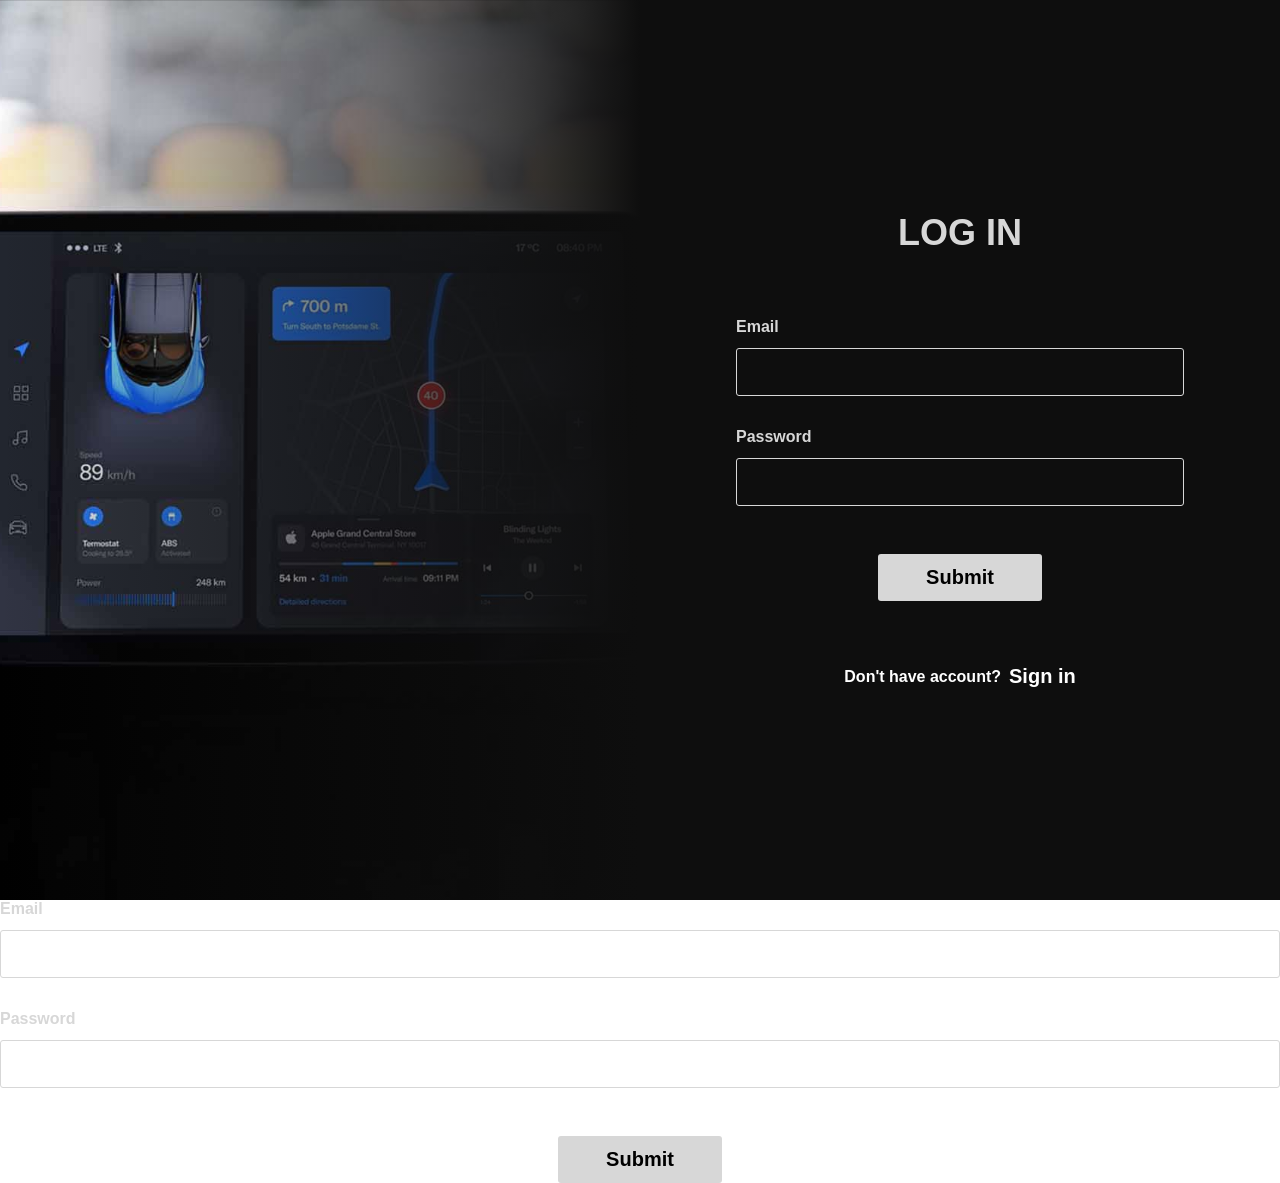
<file: Index.html>
<!DOCTYPE html>
<html lang="en">
<head>
    <meta charset="UTF-8">
    <meta name="viewport" content="width=device-width, initial-scale=1.0">
    <title>Login Page</title>
    <link rel="stylesheet" href="login.css">
</head>
<body>
    <div class="container">
        <!-- Left Section - Image -->
        <div class="image-section">
            <img src="image 22.svg" alt="Car dashboard" class="background-image">
            <div class="gradient-overlay"></div>
        </div>

        <!-- Right Section - Login Form -->
        <div class="form-section">
            <div class="form-wrapper">
                <h1 class="title">LOG IN</h1>

                <form id="loginForm" class="login-form">
                    <!-- Email Field -->
                    <div class="form-group">
                        <label for="email" class="form-label">Email</label>
                        <input 
                            type="email" 
                            id="email" 
                            class="form-input" 
                            required
                        >
                    </div>

                    <!-- Password Field -->
                    <div class="form-group">
                        <label for="password" class="form-label">Password</label>
                        <input 
                            type="password" 
                            id="password" 
                            class="form-input" 
                            required
                        >
                    </div>

                    <!-- Submit Button -->
                    <div class="button-wrapper">
                        <a href="Home.html"><button type="submit" class="submit-button">Submit</button></a>
                    </div>
                </form>

                <!-- Sign Up Link -->
                <div class="signup-section">
                    <p class="signup-text">Don't have account?</p>
                    <button class="signup-link">Sign in</button>
                </div>
            </div>
        </div>
    </div>
    <form id="loginForm" class="login-form">
    <div class="form-group">
        <label for="email" class="form-label">Email</label>
        <input 
            type="abdalrhmanhmouda@gmail.com" 
            id="abdalrhmanhmouda@gmail.com" 
            class="form-input" 
            required
        >
    </div>

    <div class="form-group">
        <label for="password" class="form-label">Password</label>
        <input 
            type="10205" 
            id="10205" 
            class="form-input" 
            required
        >
    </div>

    <p id="error-message" style="color: #ff4d4d; font-size: 14px; margin-bottom: 15px; display: none;"></p>

    <div class="button-wrapper">
        <button type="submit" class="submit-button">Submit</button>
    </div>
</form>


    <script src="script.js"></script>
</body>
</html>
</file>
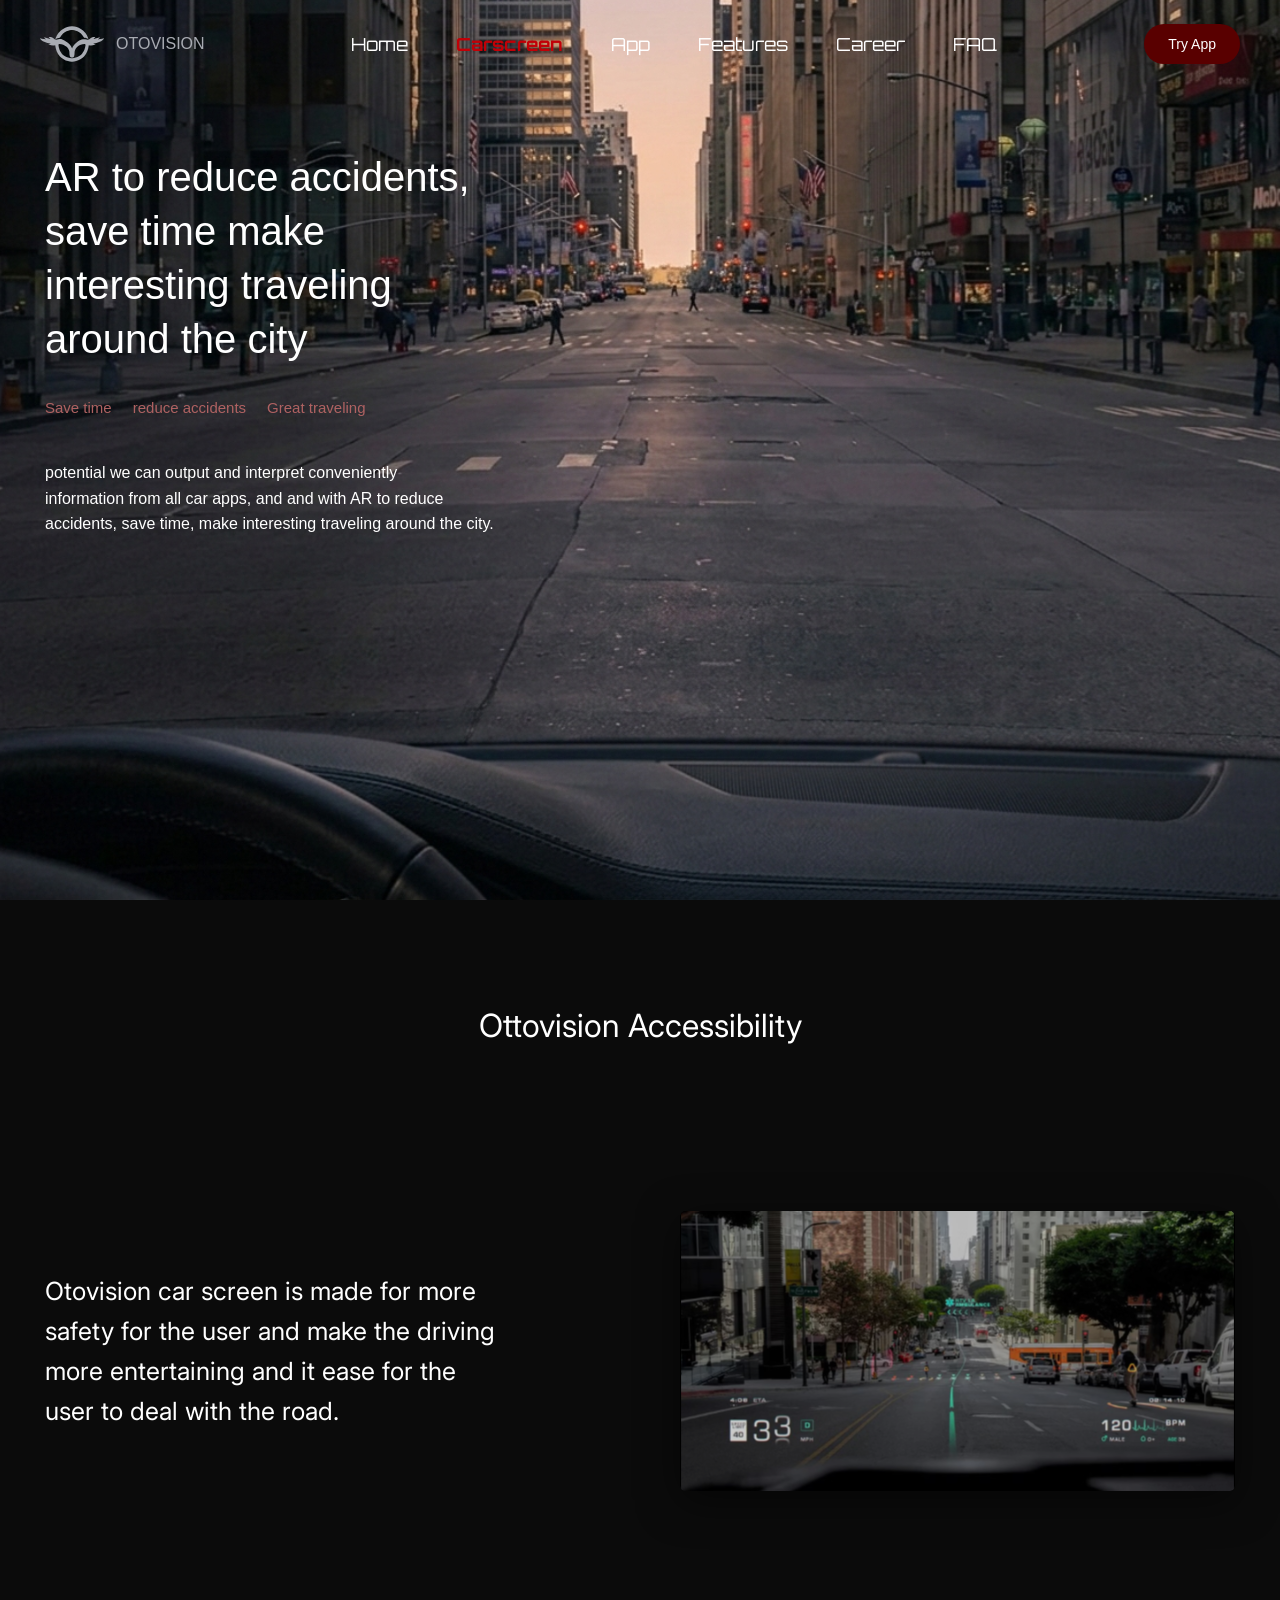
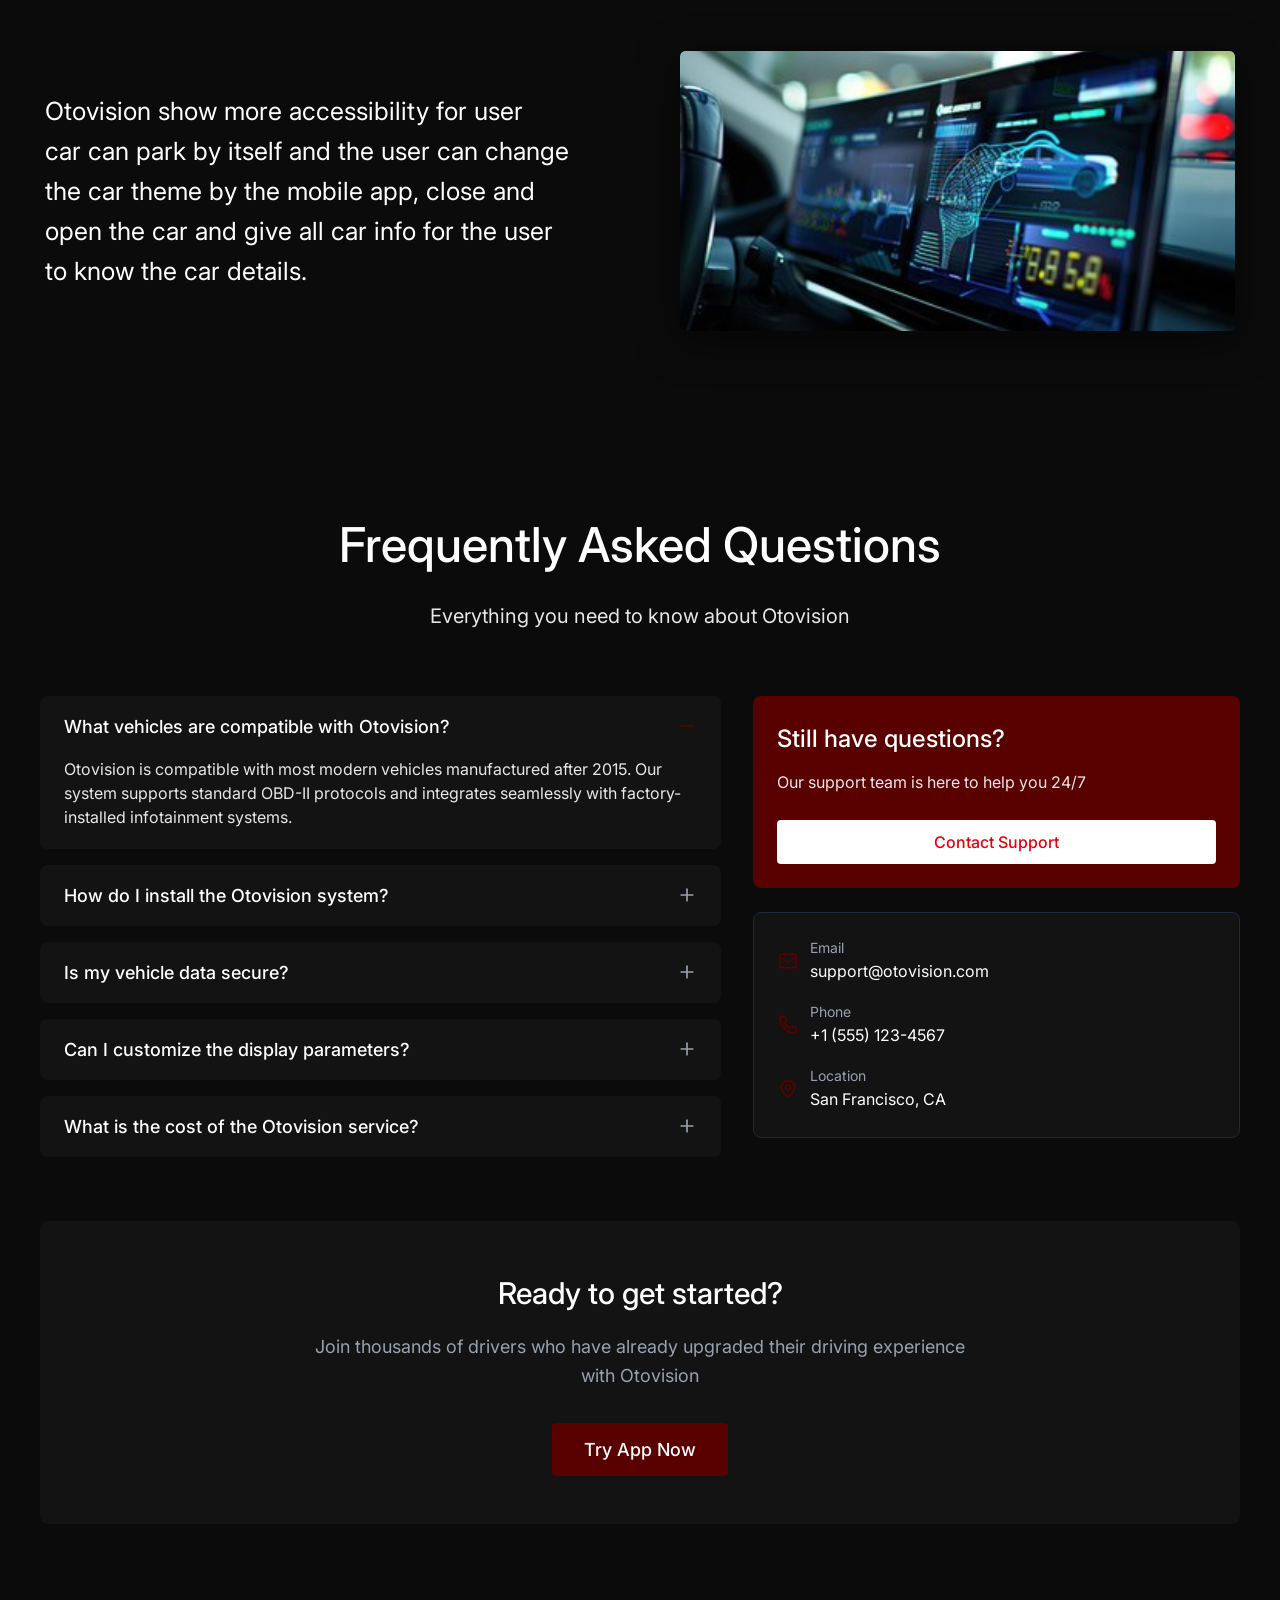
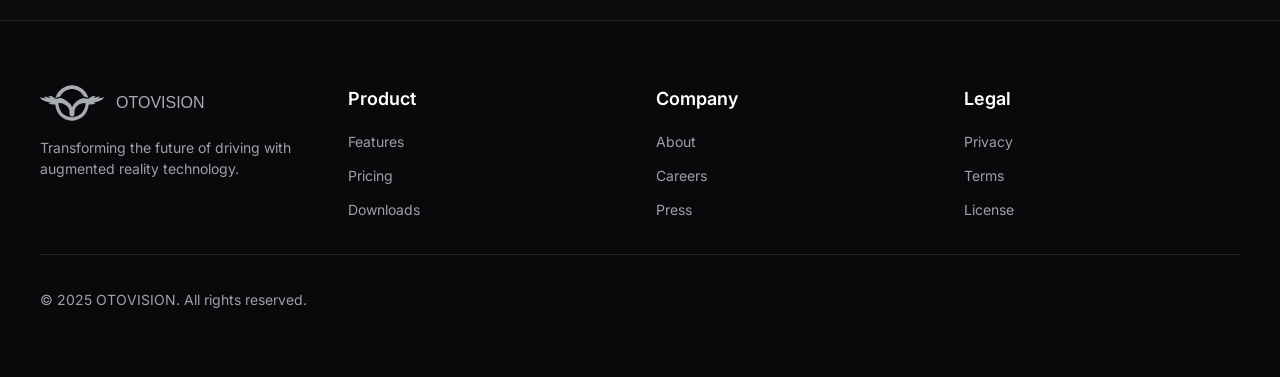
<file: carscreen.html>
<!DOCTYPE html>
<html lang="en">
<head>
    <meta charset="UTF-8">
    <meta name="viewport" content="width=device-width, initial-scale=1.0">
    <title>OTOVISION - AR Car Screen</title>
    <link rel="stylesheet" href="carscreen.css">
    <link rel="preconnect" href="https://fonts.googleapis.com">
    <link rel="preconnect" href="https://fonts.gstatic.com" crossorigin>
    <link href="https://fonts.googleapis.com/css2?family=Orbitron:wght@400;500;600;700&family=Inter:wght@400;500;600&display=swap" rel="stylesheet">
</head>
<body>
    <div class="page-container">
        <!-- Hero Section -->
        <section class="hero-section">
            <!-- Background Image -->
            <div class="hero-background">
                <img src="Gemini_Generated_Image_s88xd0s88xd0s88x 1.svg" alt="City Street Background" class="hero-bg-image">
            </div>

            <!-- Header/Navigation -->
            <header id="header">
        <nav class="nav-container">
            <!-- Logo -->
            <div class="logo-wrapper">
                <div class="logo-svg">
                    <svg fill="none" preserveAspectRatio="xMidYMid meet" viewBox="0 0 76 42.0455">
                        <path d="M18.5907 15.3575C19.3642 14.0433 23.6038 13.4928 23.6038 13.4928C28.0508 5.2487 35.4509 4.34738 37.9974 4.29341C40.5438 4.35008 47.9466 5.2487 52.3909 13.4928C52.3909 13.4928 56.6305 14.046 57.404 15.3575C58.1616 16.6447 54.9772 1.07673 38.1568 0.0215895V1.03191e-06C38.1037 0.00269959 38.0505 0.00809671 37.9974 0.0107953C37.9442 0.00809671 37.891 0.00269959 37.8379 1.03191e-06V0.0215895C21.0175 1.07673 17.8358 16.6447 18.5907 15.3575Z" fill="#A8ABB2" />
                        <path d="M76 14.3078C73.3207 15.398 68.1347 15.5599 68.1347 15.5599C71.1596 14.5021 70.8858 12.9423 70.8858 12.9423C70.8858 12.9423 63.9801 15.3575 63.7462 14.7233C63.515 14.0892 65.8833 13.2445 65.8833 13.2445C65.1258 12.6643 63.9908 12.6023 63.1003 12.7831C60.6921 13.2715 59.3923 15.6112 56.8538 15.8621C55.7029 15.9755 54.7725 15.595 53.6774 15.3656C53.5099 15.3305 53.3451 15.3116 53.1803 15.3008C51.9762 15.1632 50.7189 15.3413 49.4829 15.595C46.3942 16.2264 39.4354 21.5129 38.0744 26.3865C37.1733 21.2943 29.5606 16.7257 26.5144 15.595C24.9515 15.0148 23.237 14.9716 21.6847 15.5167C20.8474 15.7299 20.0659 15.9539 19.1462 15.8621C16.6077 15.6112 15.3053 13.2715 12.8997 12.7831C12.0092 12.6023 10.8742 12.667 10.1167 13.2445C10.1167 13.2445 12.485 14.0892 12.2538 14.7233C12.0225 15.3575 5.11416 12.9423 5.11416 12.9423C5.11416 12.9423 4.84037 14.4994 7.86528 15.5599C7.86528 15.5599 2.67935 15.3953 0 14.3078C0 14.3078 0.523643 18.5742 13.1628 20.8464C13.1628 20.8464 11.6451 21.1567 9.95985 21.0056C9.95985 21.0056 13.0698 23.7446 18.0511 22.4142C18.6119 27.3499 20.2307 32.148 23.6968 35.8018C26.2592 38.5031 29.5951 40.33 33.1463 41.288C34.6694 41.6982 36.3998 42.1056 37.9973 42.0382C39.5949 42.1056 41.3253 41.6982 42.8483 41.288C46.4022 40.3273 49.7354 38.5004 52.2978 35.8018C55.764 32.148 57.3828 27.3499 57.9436 22.4142C62.9249 23.7446 66.0348 21.0056 66.0348 21.0056C64.3496 21.1567 62.8318 20.8464 62.8318 20.8464C75.4737 18.5742 76 14.3078 76 14.3078ZM38.1409 37.8041C38.1409 37.8041 38.1143 37.8041 38.0691 37.8041C38.0665 37.8041 38.0611 37.8041 38.0585 37.8041C38.0425 37.8041 38.0213 37.8041 38 37.8041C37.9787 37.8041 37.9575 37.8041 37.9415 37.8041C37.9389 37.8041 37.9335 37.8041 37.9282 37.8041C37.883 37.8041 37.8565 37.8041 37.8565 37.8041C24.6032 37.2239 22.3253 26.0816 21.9345 22.193C21.8628 21.4913 22.4449 20.8869 23.136 20.957C26.23 21.2593 29.1087 22.2199 31.6233 24.1656C33.2819 25.4474 34.284 27.3391 34.7545 29.3711C35.2276 31.4139 34.6375 33.7968 35.5865 35.7235C35.9931 36.5493 36.9102 36.9136 37.8379 36.973V36.9838C37.891 36.9838 37.9442 36.9811 37.9973 36.9784C38.0505 36.9784 38.1037 36.9838 38.1568 36.9838V36.9703C39.0818 36.9109 40.0015 36.5466 40.4082 35.7208C41.3572 33.7968 40.7671 31.4112 41.2402 29.3684C41.7107 27.3364 42.7128 25.442 44.3714 24.1629C46.8886 22.2199 49.7647 21.2593 52.8587 20.9543C53.5525 20.8869 54.1319 21.4886 54.0602 22.1903C53.6721 26.0816 51.3941 37.2212 38.1409 37.8041Z" fill="#A8ABB2" />
                    </svg>
                </div>
                <span class="logo-text">OTOVISION</span>
            </div>

            <!-- Desktop Navigation -->
            <div class="nav-links desktop-nav">
                <a href="Home.html" class="nav-link">Home</a>
                <a class="home" href="#carscreen" class="nav-link">Carscreen</a>
                <a href="app.html" class="nav-link">App</a>
                <a href="feature.html" class="nav-link">Features</a>
                <a href="career.html" class="nav-link">Career</a>
                <a href="Faq.html" class="nav-link">FAQ</a>

            </div>

            <!-- Try App Button -->
            <div class="desktop-nav">
                <button class="btn-try-app">Try App</button>
            </div>

            <!-- Mobile Menu Button -->
            <button id="mobile-menu-btn" class="mobile-menu-btn" aria-label="Toggle menu">
                <span class="hamburger-line line1"></span>
                <span class="hamburger-line line2"></span>
                <span class="hamburger-line line3"></span>
            </button>
        </nav>

        <!-- Mobile Menu -->
        <div id="mobile-menu" class="mobile-menu">
            <div class="mobile-menu-content">
                <a href="#home" class="mobile-nav-link">Home</a>
                <a href="#carscreen" class="mobile-nav-link">Carscreen</a>
                <a href="#application" class="mobile-nav-link">App</a>
                <a href="#faq" class="mobile-nav-link">FAQ</a>
                <button class="btn-try-app">Try App</button>
            </div>
        </div>
    </header>

            <!-- Hero Content -->
            <div class="hero-content">
                <div class="hero-left">
                    <!-- Hero Title -->
                    <h1 class="hero-title">
                        AR to reduce accidents,<br>
                        save time make<br>
                        interesting traveling<br>
                        around the city
                    </h1>

                    <!-- Hero Tags -->
                    <div class="hero-tags">
                        <span>Save time</span>
                        <span>reduce accidents</span>
                        <span>Great traveling</span>
                    </div>

                    <!-- Hero Description -->
                    <p class="hero-description">
                        potential we can output and interpret conveniently<br>
                        information from all car apps, and and with AR to reduce<br>
                        accidents, save time, make interesting traveling around the city.
                    </p>

                    <!-- Road Markers -->
                    
                </div>
                        </button>
                    </div>
                </div>
            </div>
        </section>

        <!-- Accessibility Section Title -->
        <h2 class="section-title">Ottovision Accessibility</h2>

        <!-- Feature Section 1 -->
        <section class="feature-section">
            <div class="feature-content">
                <div class="feature-text">
                    <p>
                        Otovision car screen is made for more<br>
                        safety for the user and make the driving<br>
                        more entertaining and it ease for the<br>
                        user to deal with the road.
                    </p>
                </div>
                <div class="feature-image">
                    <img src="image 20.svg" alt="Car Screen Interface">
                </div>
            </div>

            <!-- Decorative Background Shapes -->
        </section>

        <!-- Feature Section 2 -->
        <section class="feature-section feature-section-reverse">
            <div class="feature-content">
                <div class="feature-image">
                    <img src="image 21.svg" alt="Car Interior Dashboard">
                </div>
                <div class="feature-text">
                    <p>
                        Otovision show more accessibility for user<br>
                        car can park by itself and the user can change<br>
                        the car theme by the mobile app, close and<br>
                        open the car and give all car info for the user<br>
                        to know the car details.
                    </p>
                </div>
            </div>
        </section>
    </div>
    <section id="faq" class="faq-section">
            <div class="container">
                <!-- FAQ Header -->
                <div class="faq-header">
                    <h2 class="faq-main-title">Frequently Asked Questions</h2>
                    <p class="faq-subtitle">Everything you need to know about Otovision</p>
                </div>

                <div class="faq-layout">
                    <!-- FAQ Items -->
                    <div class="faq-items">
                        <div class="faq-item active" data-faq="0">
                            <button class="faq-question-btn">
                                <span class="faq-question">What vehicles are compatible with Otovision?</span>
                                <svg class="faq-icon minus-icon" width="20" height="20" viewBox="0 0 20 20" fill="none">
                                    <path d="M4.16699 10H15.8337" stroke="#590000" stroke-linecap="round" stroke-linejoin="round" stroke-width="1.66667"/>
                                </svg>
                                <svg class="faq-icon plus-icon" width="20" height="20" viewBox="0 0 20 20" fill="none" style="display: none;">
                                    <path d="M4.16699 10H15.8337" stroke="#99A1AF" stroke-linecap="round" stroke-linejoin="round" stroke-width="1.66667"/>
                                    <path d="M10 4.16667V15.8333" stroke="#99A1AF" stroke-linecap="round" stroke-linejoin="round" stroke-width="1.66667"/>
                                </svg>
                            </button>
                            <div class="faq-answer">
                                <p>Otovision is compatible with most modern vehicles manufactured after 2015. Our system supports standard OBD-II protocols and integrates seamlessly with factory-installed infotainment systems.</p>
                            </div>
                        </div>

                        <div class="faq-item" data-faq="1">
                            <button class="faq-question-btn">
                                <span class="faq-question">How do I install the Otovision system?</span>
                                <svg class="faq-icon minus-icon" width="20" height="20" viewBox="0 0 20 20" fill="none" style="display: none;">
                                    <path d="M4.16699 10H15.8337" stroke="#590000" stroke-linecap="round" stroke-linejoin="round" stroke-width="1.66667"/>
                                </svg>
                                <svg class="faq-icon plus-icon" width="20" height="20" viewBox="0 0 20 20" fill="none">
                                    <path d="M4.16699 10H15.8337" stroke="#99A1AF" stroke-linecap="round" stroke-linejoin="round" stroke-width="1.66667"/>
                                    <path d="M10 4.16667V15.8333" stroke="#99A1AF" stroke-linecap="round" stroke-linejoin="round" stroke-width="1.66667"/>
                                </svg>
                            </button>
                            <div class="faq-answer" style="display: none;">
                                <p>Installation is simple and can be done by yourself or through our certified partners. The system comes with detailed instructions and video tutorials.</p>
                            </div>
                        </div>

                        <div class="faq-item" data-faq="2">
                            <button class="faq-question-btn">
                                <span class="faq-question">Is my vehicle data secure?</span>
                                <svg class="faq-icon minus-icon" width="20" height="20" viewBox="0 0 20 20" fill="none" style="display: none;">
                                    <path d="M4.16699 10H15.8337" stroke="#590000" stroke-linecap="round" stroke-linejoin="round" stroke-width="1.66667"/>
                                </svg>
                                <svg class="faq-icon plus-icon" width="20" height="20" viewBox="0 0 20 20" fill="none">
                                    <path d="M4.16699 10H15.8337" stroke="#99A1AF" stroke-linecap="round" stroke-linejoin="round" stroke-width="1.66667"/>
                                    <path d="M10 4.16667V15.8333" stroke="#99A1AF" stroke-linecap="round" stroke-linejoin="round" stroke-width="1.66667"/>
                                </svg>
                            </button>
                            <div class="faq-answer" style="display: none;">
                                <p>Yes, we take security seriously. All data is encrypted and stored securely. We never share your personal information with third parties.</p>
                            </div>
                        </div>

                        <div class="faq-item" data-faq="3">
                            <button class="faq-question-btn">
                                <span class="faq-question">Can I customize the display parameters?</span>
                                <svg class="faq-icon minus-icon" width="20" height="20" viewBox="0 0 20 20" fill="none" style="display: none;">
                                    <path d="M4.16699 10H15.8337" stroke="#590000" stroke-linecap="round" stroke-linejoin="round" stroke-width="1.66667"/>
                                </svg>
                                <svg class="faq-icon plus-icon" width="20" height="20" viewBox="0 0 20 20" fill="none">
                                    <path d="M4.16699 10H15.8337" stroke="#99A1AF" stroke-linecap="round" stroke-linejoin="round" stroke-width="1.66667"/>
                                    <path d="M10 4.16667V15.8333" stroke="#99A1AF" stroke-linecap="round" stroke-linejoin="round" stroke-width="1.66667"/>
                                </svg>
                            </button>
                            <div class="faq-answer" style="display: none;">
                                <p>Absolutely! You can customize various display parameters including color schemes, data points shown, and screen layouts through our intuitive app interface.</p>
                            </div>
                        </div>

                        <div class="faq-item" data-faq="4">
                            <button class="faq-question-btn">
                                <span class="faq-question">What is the cost of the Otovision service?</span>
                                <svg class="faq-icon minus-icon" width="20" height="20" viewBox="0 0 20 20" fill="none" style="display: none;">
                                    <path d="M4.16699 10H15.8337" stroke="#590000" stroke-linecap="round" stroke-linejoin="round" stroke-width="1.66667"/>
                                </svg>
                                <svg class="faq-icon plus-icon" width="20" height="20" viewBox="0 0 20 20" fill="none">
                                    <path d="M4.16699 10H15.8337" stroke="#99A1AF" stroke-linecap="round" stroke-linejoin="round" stroke-width="1.66667"/>
                                    <path d="M10 4.16667V15.8333" stroke="#99A1AF" stroke-linecap="round" stroke-linejoin="round" stroke-width="1.66667"/>
                                </svg>
                            </button>
                            <div class="faq-answer" style="display: none;">
                                <p>We offer flexible pricing plans starting from $9.99/month. Visit our pricing page for detailed information on all available plans.</p>
                            </div>
                        </div>
                    </div>

                    <!-- Contact Card -->
                    <div class="contact-cards">
                        <!-- Still Have Questions -->
                        <div class="contact-card-primary">
                            <h3 class="contact-card-title">Still have questions?</h3>
                            <p class="contact-card-text">Our support team is here to help you 24/7</p>
                            <button class="contact-btn">Contact Support</button>
                        </div>

                        <!-- Contact Info -->
                        <div class="contact-card-secondary">
                            <!-- Email -->
                            <div class="contact-item">
                                <svg class="contact-icon" width="20" height="20" viewBox="0 0 20 20" fill="none">
                                    <path d="M16.667 3.3335H3.33366C2.41318 3.3335 1.66699 4.07969 1.66699 5.00016V15.0002C1.66699 15.9206 2.41318 16.6668 3.33366 16.6668H16.667C17.5875 16.6668 18.3337 15.9206 18.3337 15.0002V5.00016C18.3337 4.07969 17.5875 3.3335 16.667 3.3335Z" stroke="#590000" stroke-linecap="round" stroke-linejoin="round" stroke-width="1.66667"/>
                                    <path d="M18.3337 5.8335L10.8587 10.5835C10.6014 10.7447 10.3039 10.8302 10.0003 10.8302C9.69673 10.8302 9.39927 10.7447 9.14199 10.5835L1.66699 5.8335" stroke="#590000" stroke-linecap="round" stroke-linejoin="round" stroke-width="1.66667"/>
                                </svg>
                                <div class="contact-info">
                                    <p class="contact-label">Email</p>
                                    <p class="contact-value">support@otovision.com</p>
                                </div>
                            </div>

                            <!-- Phone -->
                            <div class="contact-item">
                                <svg class="contact-icon" width="20" height="20" viewBox="0 0 20 20" fill="none">
                                    <path d="M18.3333 14.1V16.6C18.3343 16.8321 18.2867 17.0618 18.1938 17.2745C18.1008 17.4871 17.9644 17.678 17.7934 17.8349C17.6224 17.9918 17.4205 18.1112 17.2006 18.1856C16.9808 18.2599 16.7478 18.2876 16.5167 18.2667C13.9524 17.988 11.4892 17.1118 9.325 15.7083C7.31152 14.4289 5.60445 12.7218 4.325 10.7083C2.91665 8.53434 2.0402 6.05916 1.76667 3.48333C1.74584 3.25289 1.77323 3.02063 1.84708 2.80135C1.92094 2.58207 2.03964 2.38057 2.19564 2.20968C2.35163 2.03879 2.5415 1.90226 2.75316 1.80877C2.96481 1.71528 3.19362 1.66688 3.425 1.66667H5.925C6.32942 1.66269 6.72149 1.8059 7.02813 2.06961C7.33478 2.33332 7.53506 2.69954 7.59167 3.1C7.69719 3.90006 7.89287 4.68561 8.175 5.44167C8.28712 5.73994 8.31139 6.0641 8.24492 6.37573C8.17846 6.68737 8.02405 6.97343 7.8 7.2L6.74167 8.25833C7.92796 10.3446 9.65538 12.072 11.7417 13.2583L12.8 12.2C13.0266 11.9759 13.3126 11.8215 13.6243 11.7551C13.9359 11.6886 14.2601 11.7129 14.5583 11.825C15.3144 12.1071 16.0999 12.3028 16.9 12.4083C17.3048 12.4654 17.6745 12.6693 17.9388 12.9812C18.2031 13.2932 18.3435 13.6913 18.3333 14.1Z" stroke="#590000" stroke-linecap="round" stroke-linejoin="round" stroke-width="1.66667"/>
                                </svg>
                                <div class="contact-info">
                                    <p class="contact-label">Phone</p>
                                    <p class="contact-value">+1 (555) 123-4567</p>
                                </div>
                            </div>

                            <!-- Location -->
                            <div class="contact-item">
                                <svg class="contact-icon" width="20" height="20" viewBox="0 0 20 20" fill="none">
                                    <path d="M16.6663 8.33317C16.6663 12.494 12.0505 16.8273 10.5005 18.1657C10.3561 18.2742 10.1803 18.333 9.99967 18.333C9.81901 18.333 9.64324 18.2742 9.49884 18.1657C7.94884 16.8273 3.33301 12.494 3.33301 8.33317C3.33301 6.56506 4.03539 4.86937 5.28563 3.61913C6.53587 2.36888 8.23156 1.6665 9.99967 1.6665C11.7678 1.6665 13.4635 2.36888 14.7137 3.61913C15.964 4.86937 16.6663 6.56506 16.6663 8.33317Z" stroke="#590000" stroke-linecap="round" stroke-linejoin="round" stroke-width="1.66667"/>
                                    <path d="M10 10.8333C11.3807 10.8333 12.5 9.71405 12.5 8.33333C12.5 6.95262 11.3807 5.83333 10 5.83333C8.61929 5.83333 7.5 6.95262 7.5 8.33333C7.5 9.71405 8.61929 10.8333 10 10.8333Z" stroke="#590000" stroke-linecap="round" stroke-linejoin="round" stroke-width="1.66667"/>
                                </svg>
                                <div class="contact-info">
                                    <p class="contact-label">Location</p>
                                    <p class="contact-value">San Francisco, CA</p>
                                </div>
                            </div>
                        </div>
                    </div>
                </div>

                <!-- CTA Section -->
                <div class="cta-section">
                    <h3 class="cta-title">Ready to get started?</h3>
                    <p class="cta-description">Join thousands of drivers who have already upgraded their driving experience with Otovision</p>
                    <button class="cta-btn">Try App Now</button>
                </div>
            </div>
        </section>
<footer id="faq" class="footer">
        <div class="container">
            <div class="footer-grid">
                <!-- Logo & Description -->
                <div class="footer-column">
                    <div class="footer-logo">
                        <div class="logo-svg">
                            <svg fill="none" preserveAspectRatio="xMidYMid meet" viewBox="0 0 76 42.0455">
                                <path d="M18.5907 15.3575C19.3642 14.0433 23.6038 13.4928 23.6038 13.4928C28.0508 5.2487 35.4509 4.34738 37.9974 4.29341C40.5438 4.35008 47.9466 5.2487 52.3909 13.4928C52.3909 13.4928 56.6305 14.046 57.404 15.3575C58.1616 16.6447 54.9772 1.07673 38.1568 0.0215895V1.03191e-06C38.1037 0.00269959 38.0505 0.00809671 37.9974 0.0107953C37.9442 0.00809671 37.891 0.00269959 37.8379 1.03191e-06V0.0215895C21.0175 1.07673 17.8358 16.6447 18.5907 15.3575Z" fill="#A8ABB2" />
                                <path d="M76 14.3078C73.3207 15.398 68.1347 15.5599 68.1347 15.5599C71.1596 14.5021 70.8858 12.9423 70.8858 12.9423C70.8858 12.9423 63.9801 15.3575 63.7462 14.7233C63.515 14.0892 65.8833 13.2445 65.8833 13.2445C65.1258 12.6643 63.9908 12.6023 63.1003 12.7831C60.6921 13.2715 59.3923 15.6112 56.8538 15.8621C55.7029 15.9755 54.7725 15.595 53.6774 15.3656C53.5099 15.3305 53.3451 15.3116 53.1803 15.3008C51.9762 15.1632 50.7189 15.3413 49.4829 15.595C46.3942 16.2264 39.4354 21.5129 38.0744 26.3865C37.1733 21.2943 29.5606 16.7257 26.5144 15.595C24.9515 15.0148 23.237 14.9716 21.6847 15.5167C20.8474 15.7299 20.0659 15.9539 19.1462 15.8621C16.6077 15.6112 15.3053 13.2715 12.8997 12.7831C12.0092 12.6023 10.8742 12.667 10.1167 13.2445C10.1167 13.2445 12.485 14.0892 12.2538 14.7233C12.0225 15.3575 5.11416 12.9423 5.11416 12.9423C5.11416 12.9423 4.84037 14.4994 7.86528 15.5599C7.86528 15.5599 2.67935 15.3953 0 14.3078C0 14.3078 0.523643 18.5742 13.1628 20.8464C13.1628 20.8464 11.6451 21.1567 9.95985 21.0056C9.95985 21.0056 13.0698 23.7446 18.0511 22.4142C18.6119 27.3499 20.2307 32.148 23.6968 35.8018C26.2592 38.5031 29.5951 40.33 33.1463 41.288C34.6694 41.6982 36.3998 42.1056 37.9973 42.0382C39.5949 42.1056 41.3253 41.6982 42.8483 41.288C46.4022 40.3273 49.7354 38.5004 52.2978 35.8018C55.764 32.148 57.3828 27.3499 57.9436 22.4142C62.9249 23.7446 66.0348 21.0056 66.0348 21.0056C64.3496 21.1567 62.8318 20.8464 62.8318 20.8464C75.4737 18.5742 76 14.3078 76 14.3078ZM38.1409 37.8041C38.1409 37.8041 38.1143 37.8041 38.0691 37.8041C38.0665 37.8041 38.0611 37.8041 38.0585 37.8041C38.0425 37.8041 38.0213 37.8041 38 37.8041C37.9787 37.8041 37.9575 37.8041 37.9415 37.8041C37.9389 37.8041 37.9335 37.8041 37.9282 37.8041C37.883 37.8041 37.8565 37.8041 37.8565 37.8041C24.6032 37.2239 22.3253 26.0816 21.9345 22.193C21.8628 21.4913 22.4449 20.8869 23.136 20.957C26.23 21.2593 29.1087 22.2199 31.6233 24.1656C33.2819 25.4474 34.284 27.3391 34.7545 29.3711C35.2276 31.4139 34.6375 33.7968 35.5865 35.7235C35.9931 36.5493 36.9102 36.9136 37.8379 36.973V36.9838C37.891 36.9838 37.9442 36.9811 37.9973 36.9784C38.0505 36.9784 38.1037 36.9838 38.1568 36.9838V36.9703C39.0818 36.9109 40.0015 36.5466 40.4082 35.7208C41.3572 33.7968 40.7671 31.4112 41.2402 29.3684C41.7107 27.3364 42.7128 25.442 44.3714 24.1629C46.8886 22.2199 49.7647 21.2593 52.8587 20.9543C53.5525 20.8869 54.1319 21.4886 54.0602 22.1903C53.6721 26.0816 51.3941 37.2212 38.1409 37.8041Z" fill="#A8ABB2" />
                            </svg>
                        </div>
                        <span class="logo-text">OTOVISION</span>
                    </div>
                    <p class="footer-description">
                        Transforming the future of driving with augmented reality technology.
                    </p>
                </div>

                <!-- Product Links -->
                <div class="footer-column">
                    <h4 class="footer-heading">Product</h4>
                    <ul class="footer-links">
                        <li><a href="#" class="footer-link">Features</a></li>
                        <li><a href="#" class="footer-link">Pricing</a></li>
                        <li><a href="#" class="footer-link">Downloads</a></li>
                    </ul>
                </div>

                <!-- Company Links -->
                <div class="footer-column">
                    <h4 class="footer-heading">Company</h4>
                    <ul class="footer-links">
                        <li><a href="#" class="footer-link">About</a></li>
                        <li><a href="#" class="footer-link">Careers</a></li>
                        <li><a href="#" class="footer-link">Press</a></li>
                    </ul>
                </div>

                <!-- Legal Links -->
                <div class="footer-column">
                    <h4 class="footer-heading">Legal</h4>
                    <ul class="footer-links">
                        <li><a href="#" class="footer-link">Privacy</a></li>
                        <li><a href="#" class="footer-link">Terms</a></li>
                        <li><a href="#" class="footer-link">License</a></li>
                    </ul>
                </div>
            </div>

            <!-- Bottom Bar -->
            <div class="footer-bottom">
                <p class="footer-copyright">© 2025 OTOVISION. All rights reserved.</p>
                
                <div class="social-links">
                    <a href="#" class="social-link">
                        <svg fill="currentColor" viewBox="0 0 24 24">
                            <path d="M22 12c0-5.523-4.477-10-10-10S2 6.477 2 12c0 4.991 3.657 9.128 8.438 9.878v-6.987h-2.54V12h2.54V9.797c0-2.506 1.492-3.89 3.777-3.89 1.094 0 2.238.195 2.238.195v2.46h-1.26c-1.243 0-1.63.771-1.63 1.562V12h2.773l-.443 2.89h-2.33v6.988C18.343 21.128 22 16.991 22 12z"/>
                        </svg>
                    </a>
                    <a href="#" class="social-link">
                        <svg fill="currentColor" viewBox="0 0 24 24">
                            <path d="M23 3a10.9 10.9 0 01-3.14 1.53 4.48 4.48 0 00-7.86 3v1A10.66 10.66 0 013 4s-4 9 5 13a11.64 11.64 0 01-7 2c9 5 20 0 20-11.5a4.5 4.5 0 00-.08-.83A7.72 7.72 0 0023 3z"/>
                        </svg>
                    </a>
                    <a href="#" class="social-link">
                        <svg fill="currentColor" viewBox="0 0 24 24">
                            <path d="M12 0C5.373 0 0 5.373 0 12s5.373 12 12 12 12-5.373 12-12S18.627 0 12 0zm5.894 8.221l-1.97 9.28c-.145.658-.537.818-1.084.508l-3-2.21-1.446 1.394c-.14.18-.357.295-.6.295-.002 0-.003 0-.005 0l.213-3.054 5.56-5.022c.24-.213-.054-.334-.373-.121L7.773 13.98l-2.94-.918c-.64-.203-.654-.64.135-.954l11.566-4.458c.538-.196 1.006.128.832.95z"/>
                        </svg>
                    </a>
                </div>
            </div>
        </div>
    </footer>
</body>
</html>
</file>
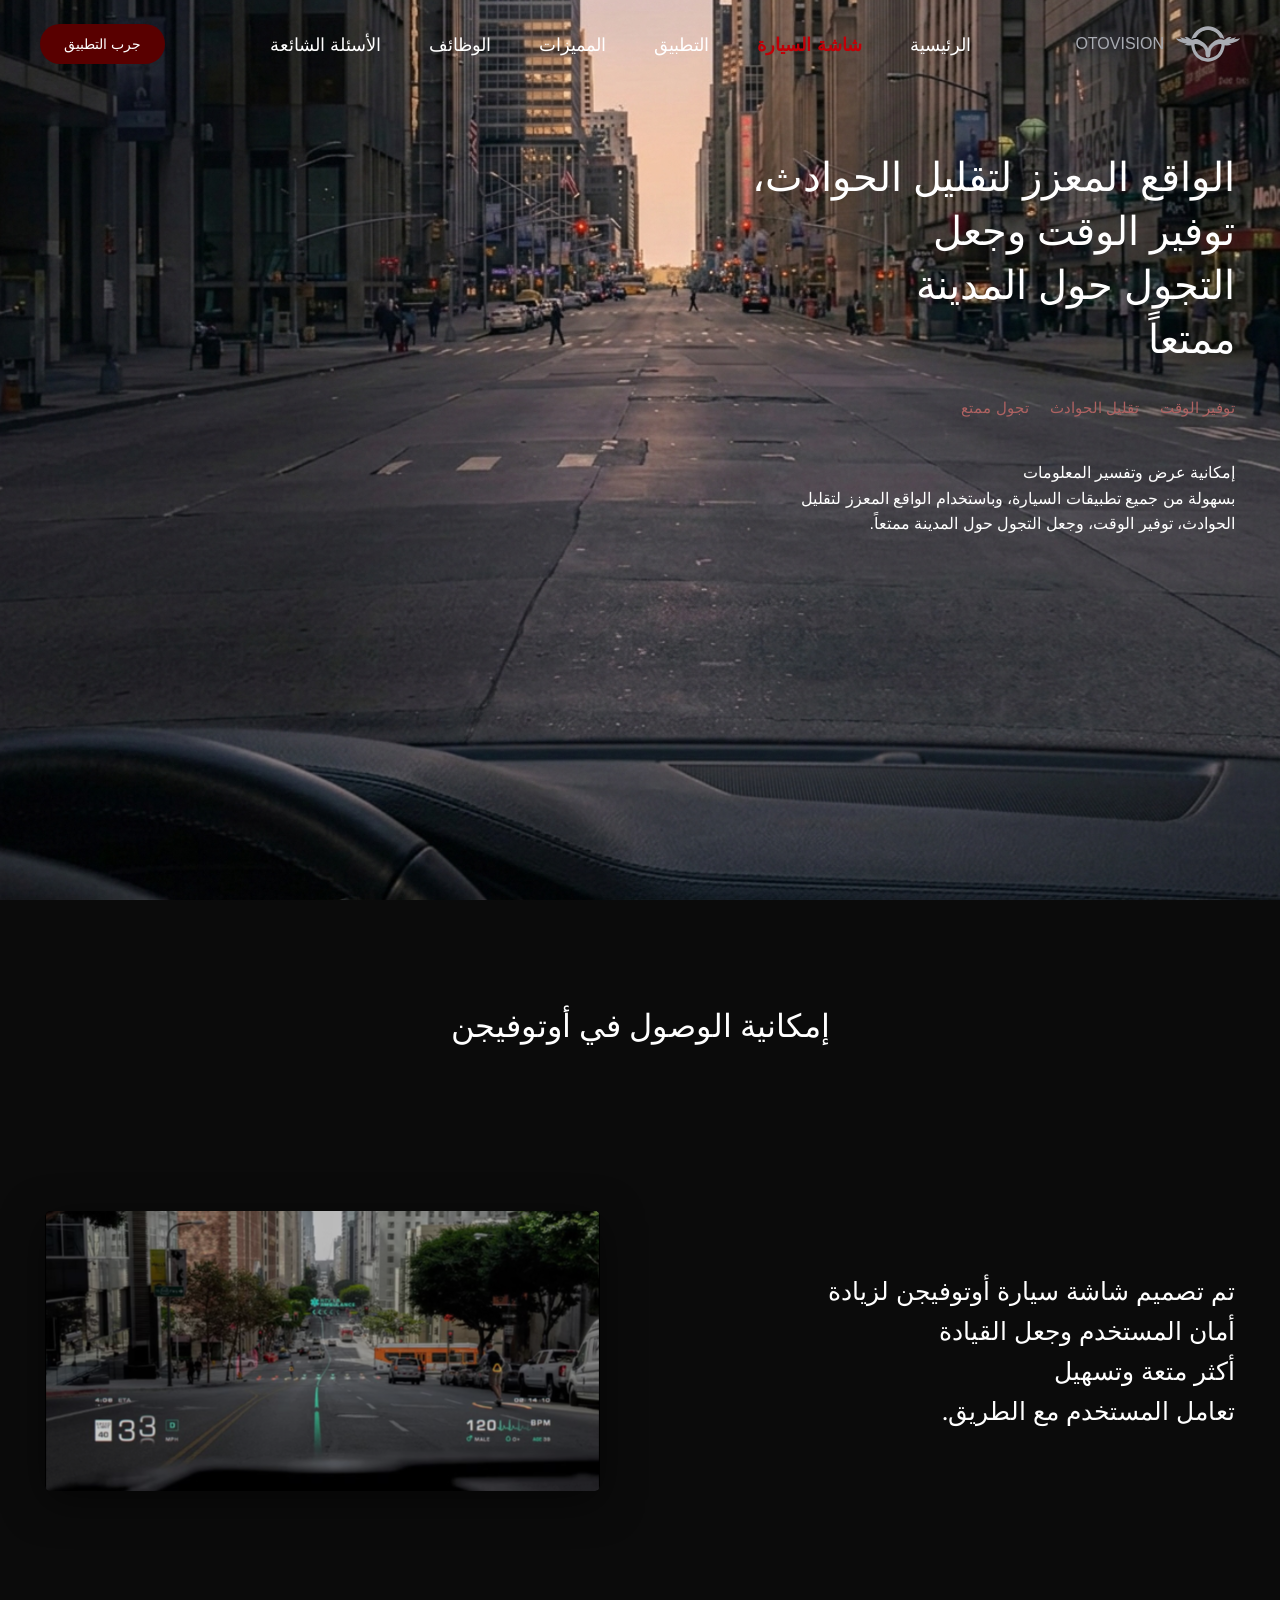
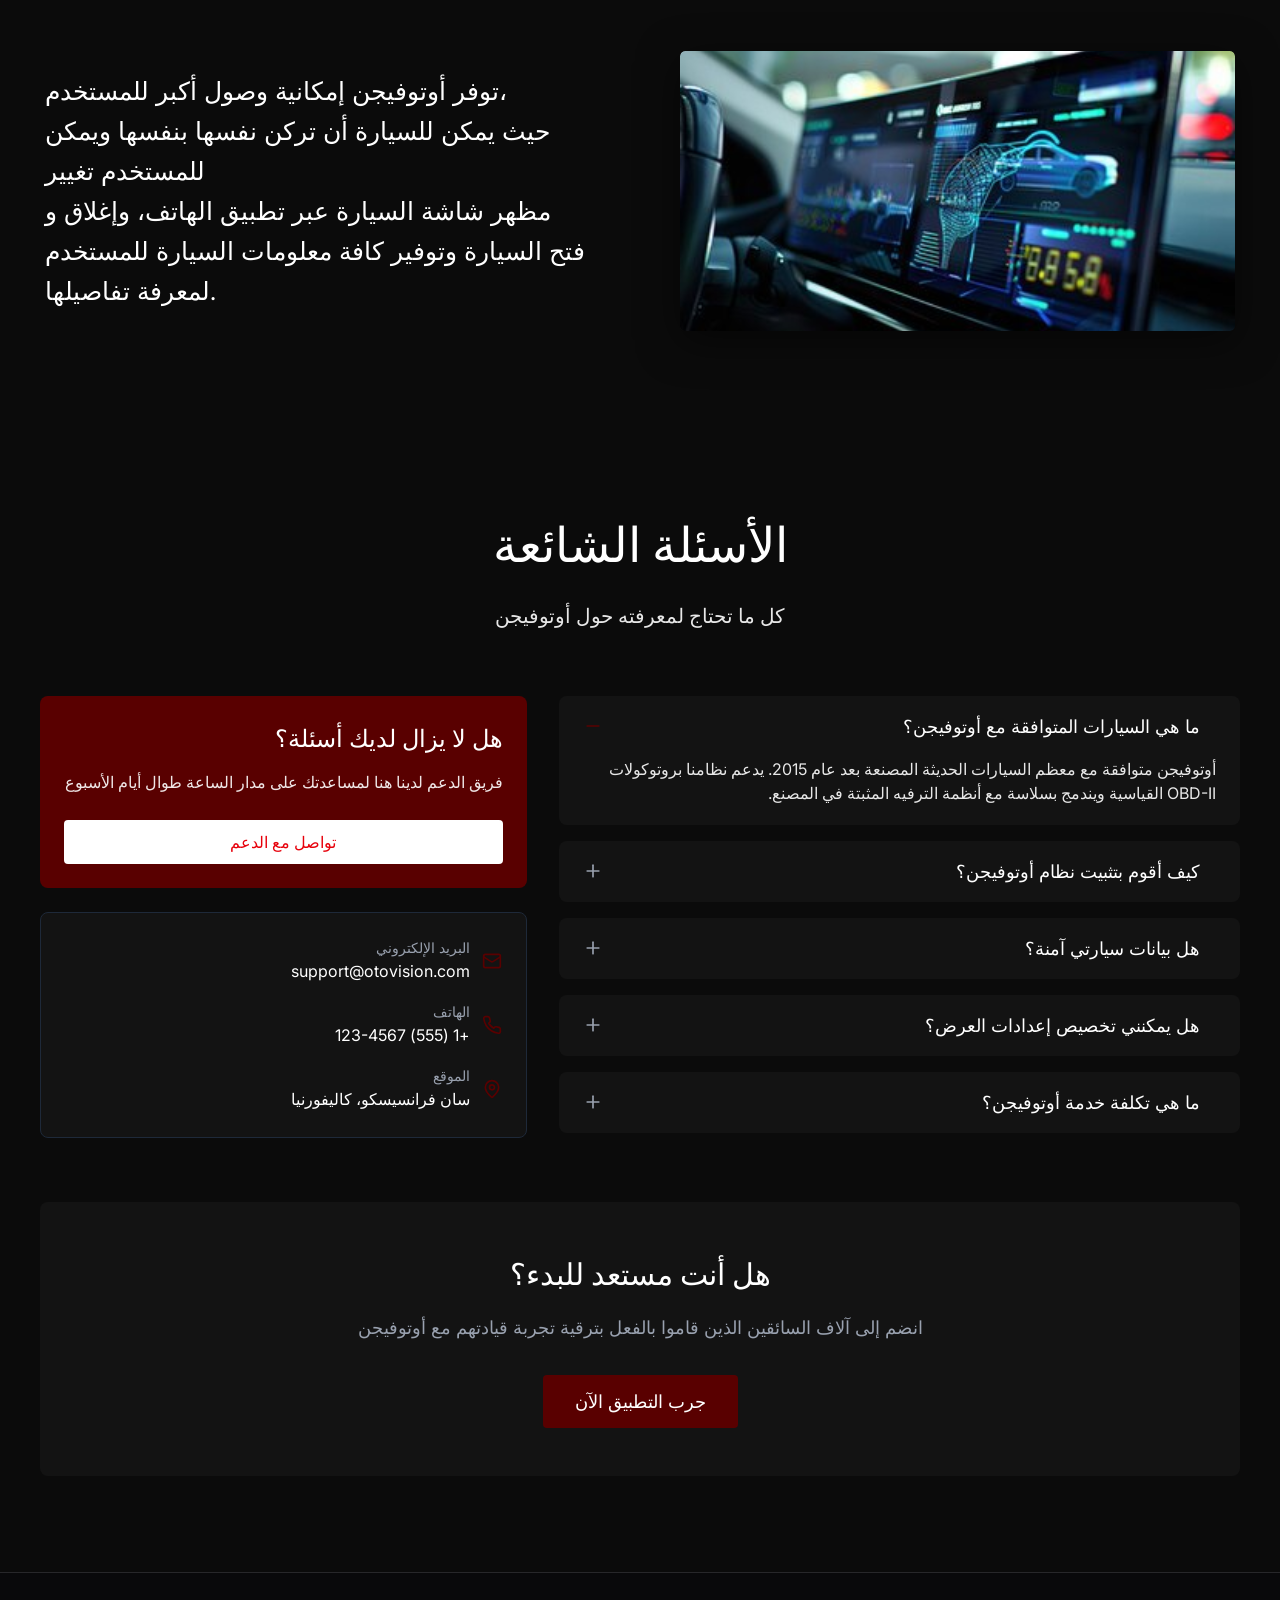
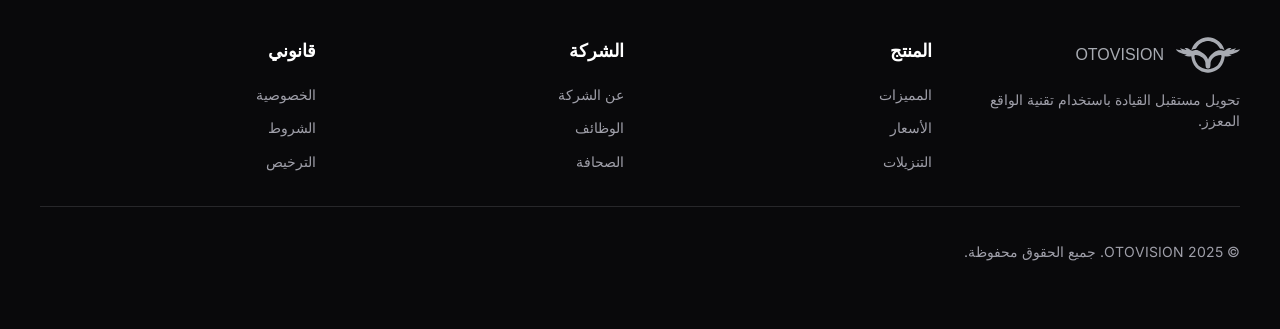
<file: carscreenar.html>
<!DOCTYPE html>
<html lang="ar">
<head>
    <meta charset="UTF-8">
    <meta name="viewport" content="width=device-width, initial-scale=1.0">
    <title>OTOVISION - شاشة سيارة بتقنية الواقع المعزز</title>
    <link rel="stylesheet" href="carscreen.css">
    <link rel="preconnect" href="https://fonts.googleapis.com">
    <link rel="preconnect" href="https://fonts.gstatic.com" crossorigin>
    <link href="https://fonts.googleapis.com/css2?family=Orbitron:wght@400;500;600;700&family=Inter:wght@400;500;600&display=swap" rel="stylesheet">
</head>
<body dir="rtl">
    <div class="page-container">
        <section class="hero-section">
            <div class="hero-background">
                <img src="Gemini_Generated_Image_s88xd0s88xd0s88x 1.svg" alt="خلفية شارع المدينة" class="hero-bg-image">
            </div>

            <header id="header">
        <nav class="nav-container">
            <div class="logo-wrapper">
                <div class="logo-svg">
                    <svg fill="none" preserveAspectRatio="xMidYMid meet" viewBox="0 0 76 42.0455">
                        <path d="M18.5907 15.3575C19.3642 14.0433 23.6038 13.4928 23.6038 13.4928C28.0508 5.2487 35.4509 4.34738 37.9974 4.29341C40.5438 4.35008 47.9466 5.2487 52.3909 13.4928C52.3909 13.4928 56.6305 14.046 57.404 15.3575C58.1616 16.6447 54.9772 1.07673 38.1568 0.0215895V1.03191e-06C38.1037 0.00269959 38.0505 0.00809671 37.9974 0.0107953C37.9442 0.00809671 37.891 0.00269959 37.8379 1.03191e-06V0.0215895C21.0175 1.07673 17.8358 16.6447 18.5907 15.3575Z" fill="#A8ABB2" />
                        <path d="M76 14.3078C73.3207 15.398 68.1347 15.5599 68.1347 15.5599C71.1596 14.5021 70.8858 12.9423 70.8858 12.9423C70.8858 12.9423 63.9801 15.3575 63.7462 14.7233C63.515 14.0892 65.8833 13.2445 65.8833 13.2445C65.1258 12.6643 63.9908 12.6023 63.1003 12.7831C60.6921 13.2715 59.3923 15.6112 56.8538 15.8621C55.7029 15.9755 54.7725 15.595 53.6774 15.3656C53.5099 15.3305 53.3451 15.3116 53.1803 15.3008C51.9762 15.1632 50.7189 15.3413 49.4829 15.595C46.3942 16.2264 39.4354 21.5129 38.0744 26.3865C37.1733 21.2943 29.5606 16.7257 26.5144 15.595C24.9515 15.0148 23.237 14.9716 21.6847 15.5167C20.8474 15.7299 20.0659 15.9539 19.1462 15.8621C16.6077 15.6112 15.3053 13.2715 12.8997 12.7831C12.0092 12.6023 10.8742 12.667 10.1167 13.2445C10.1167 13.2445 12.485 14.0892 12.2538 14.7233C12.0225 15.3575 5.11416 12.9423 5.11416 12.9423C5.11416 12.9423 4.84037 14.4994 7.86528 15.5599C7.86528 15.5599 2.67935 15.3953 0 14.3078C0 14.3078 0.523643 18.5742 13.1628 20.8464C13.1628 20.8464 11.6451 21.1567 9.95985 21.0056C9.95985 21.0056 13.0698 23.7446 18.0511 22.4142C18.6119 27.3499 20.2307 32.148 23.6968 35.8018C26.2592 38.5031 29.5951 40.33 33.1463 41.288C34.6694 41.6982 36.3998 42.1056 37.9973 42.0382C39.5949 42.1056 41.3253 41.6982 42.8483 41.288C46.4022 40.3273 49.7354 38.5004 52.2978 35.8018C55.764 32.148 57.3828 27.3499 57.9436 22.4142C62.9249 23.7446 66.0348 21.0056 66.0348 21.0056C64.3496 21.1567 62.8318 20.8464 62.8318 20.8464C75.4737 18.5742 76 14.3078 76 14.3078ZM38.1409 37.8041C38.1409 37.8041 38.1143 37.8041 38.0691 37.8041C38.0665 37.8041 38.0611 37.8041 38.0585 37.8041C38.0425 37.8041 38.0213 37.8041 38 37.8041C37.9787 37.8041 37.9575 37.8041 37.9415 37.8041C37.9389 37.8041 37.9335 37.8041 37.9282 37.8041C37.883 37.8041 37.8565 37.8041 37.8565 37.8041C24.6032 37.2239 22.3253 26.0816 21.9345 22.193C21.8628 21.4913 22.4449 20.8869 23.136 20.957C26.23 21.2593 29.1087 22.2199 31.6233 24.1656C33.2819 25.4474 34.284 27.3391 34.7545 29.3711C35.2276 31.4139 34.6375 33.7968 35.5865 35.7235C35.9931 36.5493 36.9102 36.9136 37.8379 36.973V36.9838C37.891 36.9838 37.9442 36.9811 37.9973 36.9784C38.0505 36.9784 38.1037 36.9838 38.1568 36.9838V36.9703C39.0818 36.9109 40.0015 36.5466 40.4082 35.7208C41.3572 33.7968 40.7671 31.4112 41.2402 29.3684C41.7107 27.3364 42.7128 25.442 44.3714 24.1629C46.8886 22.2199 49.7647 21.2593 52.8587 20.9543C53.5525 20.8869 54.1319 21.4886 54.0602 22.1903C53.6721 26.0816 51.3941 37.2212 38.1409 37.8041Z" fill="#A8ABB2" />
                    </svg>
                </div>
                <span class="logo-text">OTOVISION</span>
            </div>

            <div class="nav-links desktop-nav">
                <a href="Home.html" class="nav-link">الرئيسية</a>
                <a class="home" href="#carscreen" class="nav-link">شاشة السيارة</a>
                <a href="app.html" class="nav-link">التطبيق</a>
                <a href="feature.html" class="nav-link">المميزات</a>
                <a href="career.html" class="nav-link">الوظائف</a>
                <a href="Faq.html" class="nav-link">الأسئلة الشائعة</a>

            </div>

            <div class="desktop-nav">
                <button class="btn-try-app">جرب التطبيق</button>
            </div>

            <button id="mobile-menu-btn" class="mobile-menu-btn" aria-label="Toggle menu">
                <span class="hamburger-line line1"></span>
                <span class="hamburger-line line2"></span>
                <span class="hamburger-line line3"></span>
            </button>
        </nav>

        <div id="mobile-menu" class="mobile-menu">
            <div class="mobile-menu-content">
                <a href="#home" class="mobile-nav-link">الرئيسية</a>
                <a href="#carscreen" class="mobile-nav-link">شاشة السيارة</a>
                <a href="#application" class="mobile-nav-link">التطبيق</a>
                <a href="#faq" class="mobile-nav-link">الأسئلة الشائعة</a>
                <button class="btn-try-app">جرب التطبيق</button>
            </div>
        </div>
    </header>

            <div class="hero-content">
                <div class="hero-left">
                    <h1 class="hero-title">
                        الواقع المعزز لتقليل الحوادث،<br>
                        توفير الوقت وجعل<br>
                        التجول حول المدينة<br>
                        ممتعاً
                    </h1>

                    <div class="hero-tags">
                        <span>توفير الوقت</span>
                        <span>تقليل الحوادث</span>
                        <span>تجول ممتع</span>
                    </div>

                    <p class="hero-description">
                        إمكانية عرض وتفسير المعلومات<br>
                        بسهولة من جميع تطبيقات السيارة، وباستخدام الواقع المعزز لتقليل<br>
                        الحوادث، توفير الوقت، وجعل التجول حول المدينة ممتعاً.
                    </p>

                    </div>
                        </button>
                    </div>
                </div>
            </div>
        </section>

        <h2 class="section-title">إمكانية الوصول في أوتوفيجن</h2>

        <section class="feature-section">
            <div class="feature-content">
                <div class="feature-text">
                    <p>
                        تم تصميم شاشة سيارة أوتوفيجن لزيادة<br>
                        أمان المستخدم وجعل القيادة<br>
                        أكثر متعة وتسهيل<br>
                        تعامل المستخدم مع الطريق.
                    </p>
                </div>
                <div class="feature-image">
                    <img src="image 20.svg" alt="واجهة شاشة السيارة">
                </div>
            </div>

            </section>

        <section class="feature-section feature-section-reverse">
            <div class="feature-content">
                <div class="feature-image">
                    <img src="image 21.svg" alt="لوحة قيادة السيارة الداخلية">
                </div>
                <div class="feature-text">
                    <p>
                        توفر أوتوفيجن إمكانية وصول أكبر للمستخدم،<br>
                        حيث يمكن للسيارة أن تركن نفسها بنفسها ويمكن للمستخدم تغيير<br>
                        مظهر شاشة السيارة عبر تطبيق الهاتف، وإغلاق و<br>
                        فتح السيارة وتوفير كافة معلومات السيارة للمستخدم<br>
                        لمعرفة تفاصيلها.
                    </p>
                </div>
            </div>
        </section>
    </div>
    <section id="faq" class="faq-section">
            <div class="container">
                <div class="faq-header">
                    <h2 class="faq-main-title">الأسئلة الشائعة</h2>
                    <p class="faq-subtitle">كل ما تحتاج لمعرفته حول أوتوفيجن</p>
                </div>

                <div class="faq-layout">
                    <div class="faq-items">
                        <div class="faq-item active" data-faq="0">
                            <button class="faq-question-btn">
                                <span class="faq-question">ما هي السيارات المتوافقة مع أوتوفيجن؟</span>
                                <svg class="faq-icon minus-icon" width="20" height="20" viewBox="0 0 20 20" fill="none">
                                    <path d="M4.16699 10H15.8337" stroke="#590000" stroke-linecap="round" stroke-linejoin="round" stroke-width="1.66667"/>
                                </svg>
                                <svg class="faq-icon plus-icon" width="20" height="20" viewBox="0 0 20 20" fill="none" style="display: none;">
                                    <path d="M4.16699 10H15.8337" stroke="#99A1AF" stroke-linecap="round" stroke-linejoin="round" stroke-width="1.66667"/>
                                    <path d="M10 4.16667V15.8333" stroke="#99A1AF" stroke-linecap="round" stroke-linejoin="round" stroke-width="1.66667"/>
                                </svg>
                            </button>
                            <div class="faq-answer">
                                <p>أوتوفيجن متوافقة مع معظم السيارات الحديثة المصنعة بعد عام 2015. يدعم نظامنا بروتوكولات OBD-II القياسية ويندمج بسلاسة مع أنظمة الترفيه المثبتة في المصنع.</p>
                            </div>
                        </div>

                        <div class="faq-item" data-faq="1">
                            <button class="faq-question-btn">
                                <span class="faq-question">كيف أقوم بتثبيت نظام أوتوفيجن؟</span>
                                <svg class="faq-icon minus-icon" width="20" height="20" viewBox="0 0 20 20" fill="none" style="display: none;">
                                    <path d="M4.16699 10H15.8337" stroke="#590000" stroke-linecap="round" stroke-linejoin="round" stroke-width="1.66667"/>
                                </svg>
                                <svg class="faq-icon plus-icon" width="20" height="20" viewBox="0 0 20 20" fill="none">
                                    <path d="M4.16699 10H15.8337" stroke="#99A1AF" stroke-linecap="round" stroke-linejoin="round" stroke-width="1.66667"/>
                                    <path d="M10 4.16667V15.8333" stroke="#99A1AF" stroke-linecap="round" stroke-linejoin="round" stroke-width="1.66667"/>
                                </svg>
                            </button>
                            <div class="faq-answer" style="display: none;">
                                <p>التثبيت بسيط ويمكنك القيام به بنفسك أو من خلال شركائنا المعتمدين. يأتي النظام مع تعليمات مفصلة ودروس فيديو.</p>
                            </div>
                        </div>

                        <div class="faq-item" data-faq="2">
                            <button class="faq-question-btn">
                                <span class="faq-question">هل بيانات سيارتي آمنة؟</span>
                                <svg class="faq-icon minus-icon" width="20" height="20" viewBox="0 0 20 20" fill="none" style="display: none;">
                                    <path d="M4.16699 10H15.8337" stroke="#590000" stroke-linecap="round" stroke-linejoin="round" stroke-width="1.66667"/>
                                </svg>
                                <svg class="faq-icon plus-icon" width="20" height="20" viewBox="0 0 20 20" fill="none">
                                    <path d="M4.16699 10H15.8337" stroke="#99A1AF" stroke-linecap="round" stroke-linejoin="round" stroke-width="1.66667"/>
                                    <path d="M10 4.16667V15.8333" stroke="#99A1AF" stroke-linecap="round" stroke-linejoin="round" stroke-width="1.66667"/>
                                </svg>
                            </button>
                            <div class="faq-answer" style="display: none;">
                                <p>نعم، نحن نأخذ الأمان على محمل الجد. يتم تشفير جميع البيانات وتخزينها بشكل آمن. لا نشارك معلوماتك الشخصية أبداً مع أطراف ثالثة.</p>
                            </div>
                        </div>

                        <div class="faq-item" data-faq="3">
                            <button class="faq-question-btn">
                                <span class="faq-question">هل يمكنني تخصيص إعدادات العرض؟</span>
                                <svg class="faq-icon minus-icon" width="20" height="20" viewBox="0 0 20 20" fill="none" style="display: none;">
                                    <path d="M4.16699 10H15.8337" stroke="#590000" stroke-linecap="round" stroke-linejoin="round" stroke-width="1.66667"/>
                                </svg>
                                <svg class="faq-icon plus-icon" width="20" height="20" viewBox="0 0 20 20" fill="none">
                                    <path d="M4.16699 10H15.8337" stroke="#99A1AF" stroke-linecap="round" stroke-linejoin="round" stroke-width="1.66667"/>
                                    <path d="M10 4.16667V15.8333" stroke="#99A1AF" stroke-linecap="round" stroke-linejoin="round" stroke-width="1.66667"/>
                                </svg>
                            </button>
                            <div class="faq-answer" style="display: none;">
                                <p>بالتأكيد! يمكنك تخصيص إعدادات العرض المختلفة بما في ذلك أنظمة الألوان، ونقاط البيانات المعروضة، وتخطيطات الشاشة من خلال واجهة تطبيقنا سهلة الاستخدام.</p>
                            </div>
                        </div>

                        <div class="faq-item" data-faq="4">
                            <button class="faq-question-btn">
                                <span class="faq-question">ما هي تكلفة خدمة أوتوفيجن؟</span>
                                <svg class="faq-icon minus-icon" width="20" height="20" viewBox="0 0 20 20" fill="none" style="display: none;">
                                    <path d="M4.16699 10H15.8337" stroke="#590000" stroke-linecap="round" stroke-linejoin="round" stroke-width="1.66667"/>
                                </svg>
                                <svg class="faq-icon plus-icon" width="20" height="20" viewBox="0 0 20 20" fill="none">
                                    <path d="M4.16699 10H15.8337" stroke="#99A1AF" stroke-linecap="round" stroke-linejoin="round" stroke-width="1.66667"/>
                                    <path d="M10 4.16667V15.8333" stroke="#99A1AF" stroke-linecap="round" stroke-linejoin="round" stroke-width="1.66667"/>
                                </svg>
                            </button>
                            <div class="faq-answer" style="display: none;">
                                <p>نحن نقدم خطط تسعير مرنة تبدأ من 9.99 دولار/الشهر. قم بزيارة صفحة التسعير الخاصة بنا للحصول على معلومات مفصلة حول جميع الخطط المتاحة.</p>
                            </div>
                        </div>
                    </div>

                    <div class="contact-cards">
                        <div class="contact-card-primary">
                            <h3 class="contact-card-title">هل لا يزال لديك أسئلة؟</h3>
                            <p class="contact-card-text">فريق الدعم لدينا هنا لمساعدتك على مدار الساعة طوال أيام الأسبوع</p>
                            <button class="contact-btn">تواصل مع الدعم</button>
                        </div>

                        <div class="contact-card-secondary">
                            <div class="contact-item">
                                <svg class="contact-icon" width="20" height="20" viewBox="0 0 20 20" fill="none">
                                    <path d="M16.667 3.3335H3.33366C2.41318 3.3335 1.66699 4.07969 1.66699 5.00016V15.0002C1.66699 15.9206 2.41318 16.6668 3.33366 16.6668H16.667C17.5875 16.6668 18.3337 15.9206 18.3337 15.0002V5.00016C18.3337 4.07969 17.5875 3.3335 16.667 3.3335Z" stroke="#590000" stroke-linecap="round" stroke-linejoin="round" stroke-width="1.66667"/>
                                    <path d="M18.3337 5.8335L10.8587 10.5835C10.6014 10.7447 10.3039 10.8302 10.0003 10.8302C9.69673 10.8302 9.39927 10.7447 9.14199 10.5835L1.66699 5.8335" stroke="#590000" stroke-linecap="round" stroke-linejoin="round" stroke-width="1.66667"/>
                                </svg>
                                <div class="contact-info">
                                    <p class="contact-label">البريد الإلكتروني</p>
                                    <p class="contact-value">support@otovision.com</p>
                                </div>
                            </div>

                            <div class="contact-item">
                                <svg class="contact-icon" width="20" height="20" viewBox="0 0 20 20" fill="none">
                                    <path d="M18.3333 14.1V16.6C18.3343 16.8321 18.2867 17.0618 18.1938 17.2745C18.1008 17.4871 17.9644 17.678 17.7934 17.8349C17.6224 17.9918 17.4205 18.1112 17.2006 18.1856C16.9808 18.2599 16.7478 18.2876 16.5167 18.2667C13.9524 17.988 11.4892 17.1118 9.325 15.7083C7.31152 14.4289 5.60445 12.7218 4.325 10.7083C2.91665 8.53434 2.0402 6.05916 1.76667 3.48333C1.74584 3.25289 1.77323 3.02063 1.84708 2.80135C1.92094 2.58207 2.03964 2.38057 2.19564 2.20968C2.35163 2.03879 2.5415 1.90226 2.75316 1.80877C2.96481 1.71528 3.19362 1.66688 3.425 1.66667H5.925C6.32942 1.66269 6.72149 1.8059 7.02813 2.06961C7.33478 2.33332 7.53506 2.69954 7.59167 3.1C7.69719 3.90006 7.89287 4.68561 8.175 5.44167C8.28712 5.73994 8.31139 6.0641 8.24492 6.37573C8.17846 6.68737 8.02405 6.97343 7.8 7.2L6.74167 8.25833C7.92796 10.3446 9.65538 12.072 11.7417 13.2583L12.8 12.2C13.0266 11.9759 13.3126 11.8215 13.6243 11.7551C13.9359 11.6886 14.2601 11.7129 14.5583 11.825C15.3144 12.1071 16.0999 12.3028 16.9 12.4083C17.3048 12.4654 17.6745 12.6693 17.9388 12.9812C18.2031 13.2932 18.3435 13.6913 18.3333 14.1Z" stroke="#590000" stroke-linecap="round" stroke-linejoin="round" stroke-width="1.66667"/>
                                </svg>
                                <div class="contact-info">
                                    <p class="contact-label">الهاتف</p>
                                    <p class="contact-value">+1 (555) 123-4567</p>
                                </div>
                            </div>

                            <div class="contact-item">
                                <svg class="contact-icon" width="20" height="20" viewBox="0 0 20 20" fill="none">
                                    <path d="M16.6663 8.33317C16.6663 12.494 12.0505 16.8273 10.5005 18.1657C10.3561 18.2742 10.1803 18.333 9.99967 18.333C9.81901 18.333 9.64324 18.2742 9.49884 18.1657C7.94884 16.8273 3.33301 12.494 3.33301 8.33317C3.33301 6.56506 4.03539 4.86937 5.28563 3.61913C6.53587 2.36888 8.23156 1.6665 9.99967 1.6665C11.7678 1.6665 13.4635 2.36888 14.7137 3.61913C15.964 4.86937 16.6663 6.56506 16.6663 8.33317Z" stroke="#590000" stroke-linecap="round" stroke-linejoin="round" stroke-width="1.66667"/>
                                    <path d="M10 10.8333C11.3807 10.8333 12.5 9.71405 12.5 8.33333C12.5 6.95262 11.3807 5.83333 10 5.83333C8.61929 5.83333 7.5 6.95262 7.5 8.33333C7.5 9.71405 8.61929 10.8333 10 10.8333Z" stroke="#590000" stroke-linecap="round" stroke-linejoin="round" stroke-width="1.66667"/>
                                </svg>
                                <div class="contact-info">
                                    <p class="contact-label">الموقع</p>
                                    <p class="contact-value">سان فرانسيسكو، كاليفورنيا</p>
                                </div>
                            </div>
                        </div>
                    </div>
                </div>

                <div class="cta-section">
                    <h3 class="cta-title">هل أنت مستعد للبدء؟</h3>
                    <p class="cta-description">انضم إلى آلاف السائقين الذين قاموا بالفعل بترقية تجربة قيادتهم مع أوتوفيجن</p>
                    <button class="cta-btn">جرب التطبيق الآن</button>
                </div>
            </div>
        </section>
<footer id="faq" class="footer">
        <div class="container">
            <div class="footer-grid">
                <div class="footer-column">
                    <div class="footer-logo">
                        <div class="logo-svg">
                            <svg fill="none" preserveAspectRatio="xMidYMid meet" viewBox="0 0 76 42.0455">
                                <path d="M18.5907 15.3575C19.3642 14.0433 23.6038 13.4928 23.6038 13.4928C28.0508 5.2487 35.4509 4.34738 37.9974 4.29341C40.5438 4.35008 47.9466 5.2487 52.3909 13.4928C52.3909 13.4928 56.6305 14.046 57.404 15.3575C58.1616 16.6447 54.9772 1.07673 38.1568 0.0215895V1.03191e-06C38.1037 0.00269959 38.0505 0.00809671 37.9974 0.0107953C37.9442 0.00809671 37.891 0.00269959 37.8379 1.03191e-06V0.0215895C21.0175 1.07673 17.8358 16.6447 18.5907 15.3575Z" fill="#A8ABB2" />
                                <path d="M76 14.3078C73.3207 15.398 68.1347 15.5599 68.1347 15.5599C71.1596 14.5021 70.8858 12.9423 70.8858 12.9423C70.8858 12.9423 63.9801 15.3575 63.7462 14.7233C63.515 14.0892 65.8833 13.2445 65.8833 13.2445C65.1258 12.6643 63.9908 12.6023 63.1003 12.7831C60.6921 13.2715 59.3923 15.6112 56.8538 15.8621C55.7029 15.9755 54.7725 15.595 53.6774 15.3656C53.5099 15.3305 53.3451 15.3116 53.1803 15.3008C51.9762 15.1632 50.7189 15.3413 49.4829 15.595C46.3942 16.2264 39.4354 21.5129 38.0744 26.3865C37.1733 21.2943 29.5606 16.7257 26.5144 15.595C24.9515 15.0148 23.237 14.9716 21.6847 15.5167C20.8474 15.7299 20.0659 15.9539 19.1462 15.8621C16.6077 15.6112 15.3053 13.2715 12.8997 12.7831C12.0092 12.6023 10.8742 12.667 10.1167 13.2445C10.1167 13.2445 12.485 14.0892 12.2538 14.7233C12.0225 15.3575 5.11416 12.9423 5.11416 12.9423C5.11416 12.9423 4.84037 14.4994 7.86528 15.5599C7.86528 15.5599 2.67935 15.3953 0 14.3078C0 14.3078 0.523643 18.5742 13.1628 20.8464C13.1628 20.8464 11.6451 21.1567 9.95985 21.0056C9.95985 21.0056 13.0698 23.7446 18.0511 22.4142C18.6119 27.3499 20.2307 32.148 23.6968 35.8018C26.2592 38.5031 29.5951 40.33 33.1463 41.288C34.6694 41.6982 36.3998 42.1056 37.9973 42.0382C39.5949 42.1056 41.3253 41.6982 42.8483 41.288C46.4022 40.3273 49.7354 38.5004 52.2978 35.8018C55.764 32.148 57.3828 27.3499 57.9436 22.4142C62.9249 23.7446 66.0348 21.0056 66.0348 21.0056C64.3496 21.1567 62.8318 20.8464 62.8318 20.8464C75.4737 18.5742 76 14.3078 76 14.3078ZM38.1409 37.8041C38.1409 37.8041 38.1143 37.8041 38.0691 37.8041C38.0665 37.8041 38.0611 37.8041 38.0585 37.8041C38.0425 37.8041 38.0213 37.8041 38 37.8041C37.9787 37.8041 37.9575 37.8041 37.9415 37.8041C37.9389 37.8041 37.9335 37.8041 37.9282 37.8041C37.883 37.8041 37.8565 37.8041 37.8565 37.8041C24.6032 37.2239 22.3253 26.0816 21.9345 22.193C21.8628 21.4913 22.4449 20.8869 23.136 20.957C26.23 21.2593 29.1087 22.2199 31.6233 24.1656C33.2819 25.4474 34.284 27.3391 34.7545 29.3711C35.2276 31.4139 34.6375 33.7968 35.5865 35.7235C35.9931 36.5493 36.9102 36.9136 37.8379 36.973V36.9838C37.891 36.9838 37.9442 36.9811 37.9973 36.9784C38.0505 36.9784 38.1037 36.9838 38.1568 36.9838V36.9703C39.0818 36.9109 40.0015 36.5466 40.4082 35.7208C41.3572 33.7968 40.7671 31.4112 41.2402 29.3684C41.7107 27.3364 42.7128 25.442 44.3714 24.1629C46.8886 22.2199 49.7647 21.2593 52.8587 20.9543C53.5525 20.8869 54.1319 21.4886 54.0602 22.1903C53.6721 26.0816 51.3941 37.2212 38.1409 37.8041Z" fill="#A8ABB2" />
                            </svg>
                        </div>
                        <span class="logo-text">OTOVISION</span>
                    </div>
                    <p class="footer-description">
                        تحويل مستقبل القيادة باستخدام تقنية الواقع المعزز.
                    </p>
                </div>

                <div class="footer-column">
                    <h4 class="footer-heading">المنتج</h4>
                    <ul class="footer-links">
                        <li><a href="#" class="footer-link">المميزات</a></li>
                        <li><a href="#" class="footer-link">الأسعار</a></li>
                        <li><a href="#" class="footer-link">التنزيلات</a></li>
                    </ul>
                </div>

                <div class="footer-column">
                    <h4 class="footer-heading">الشركة</h4>
                    <ul class="footer-links">
                        <li><a href="#" class="footer-link">عن الشركة</a></li>
                        <li><a href="#" class="footer-link">الوظائف</a></li>
                        <li><a href="#" class="footer-link">الصحافة</a></li>
                    </ul>
                </div>

                <div class="footer-column">
                    <h4 class="footer-heading">قانوني</h4>
                    <ul class="footer-links">
                        <li><a href="#" class="footer-link">الخصوصية</a></li>
                        <li><a href="#" class="footer-link">الشروط</a></li>
                        <li><a href="#" class="footer-link">الترخيص</a></li>
                    </ul>
                </div>
            </div>

            <div class="footer-bottom">
                <p class="footer-copyright">© 2025 OTOVISION. جميع الحقوق محفوظة.</p>
                
                <div class="social-links">
                    <a href="#" class="social-link">
                        <svg fill="currentColor" viewBox="0 0 24 24">
                            <path d="M22 12c0-5.523-4.477-10-10-10S2 6.477 2 12c0 4.991 3.657 9.128 8.438 9.878v-6.987h-2.54V12h2.54V9.797c0-2.506 1.492-3.89 3.777-3.89 1.094 0 2.238.195 2.238.195v2.46h-1.26c-1.243 0-1.63.771-1.63 1.562V12h2.773l-.443 2.89h-2.33v6.988C18.343 21.128 22 16.991 22 12z"/>
                        </svg>
                    </a>
                    <a href="#" class="social-link">
                        <svg fill="currentColor" viewBox="0 0 24 24">
                            <path d="M23 3a10.9 10.9 0 01-3.14 1.53 4.48 4.48 0 00-7.86 3v1A10.66 10.66 0 013 4s-4 9 5 13a11.64 11.64 0 01-7 2c9 5 20 0 20-11.5a4.5 4.5 0 00-.08-.83A7.72 7.72 0 0023 3z"/>
                        </svg>
                    </a>
                    <a href="#" class="social-link">
                        <svg fill="currentColor" viewBox="0 0 24 24">
                            <path d="M12 0C5.373 0 0 5.373 0 12s5.373 12 12 12 12-5.373 12-12S18.627 0 12 0zm5.894 8.221l-1.97 9.28c-.145.658-.537.818-1.084.508l-3-2.21-1.446 1.394c-.14.18-.357.295-.6.295-.002 0-.003 0-.005 0l.213-3.054 5.56-5.022c.24-.213-.054-.334-.373-.121L7.773 13.98l-2.94-.918c-.64-.203-.654-.64.135-.954l11.566-4.458c.538-.196 1.006.128.832.95z"/>
                        </svg>
                    </a>
                </div>
            </div>
        </div>
    </footer>
</body>
</html>
</file>
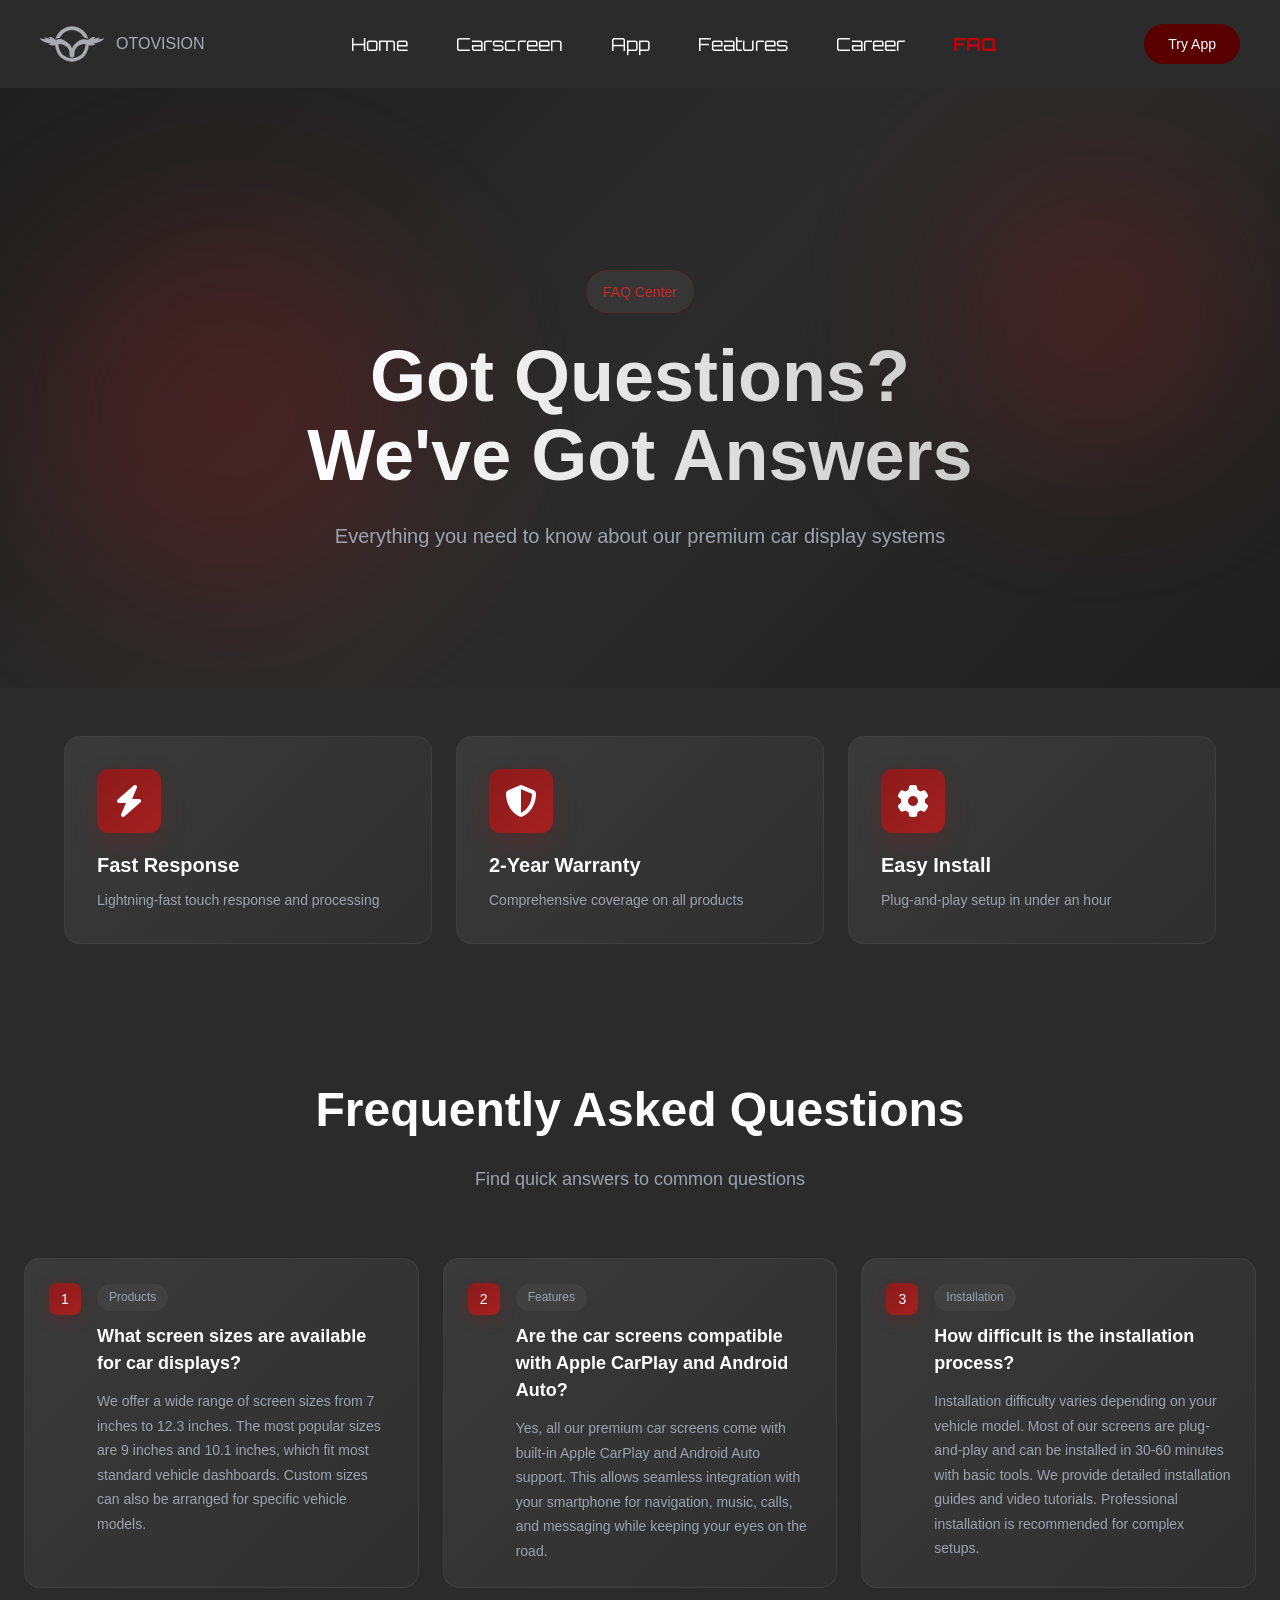
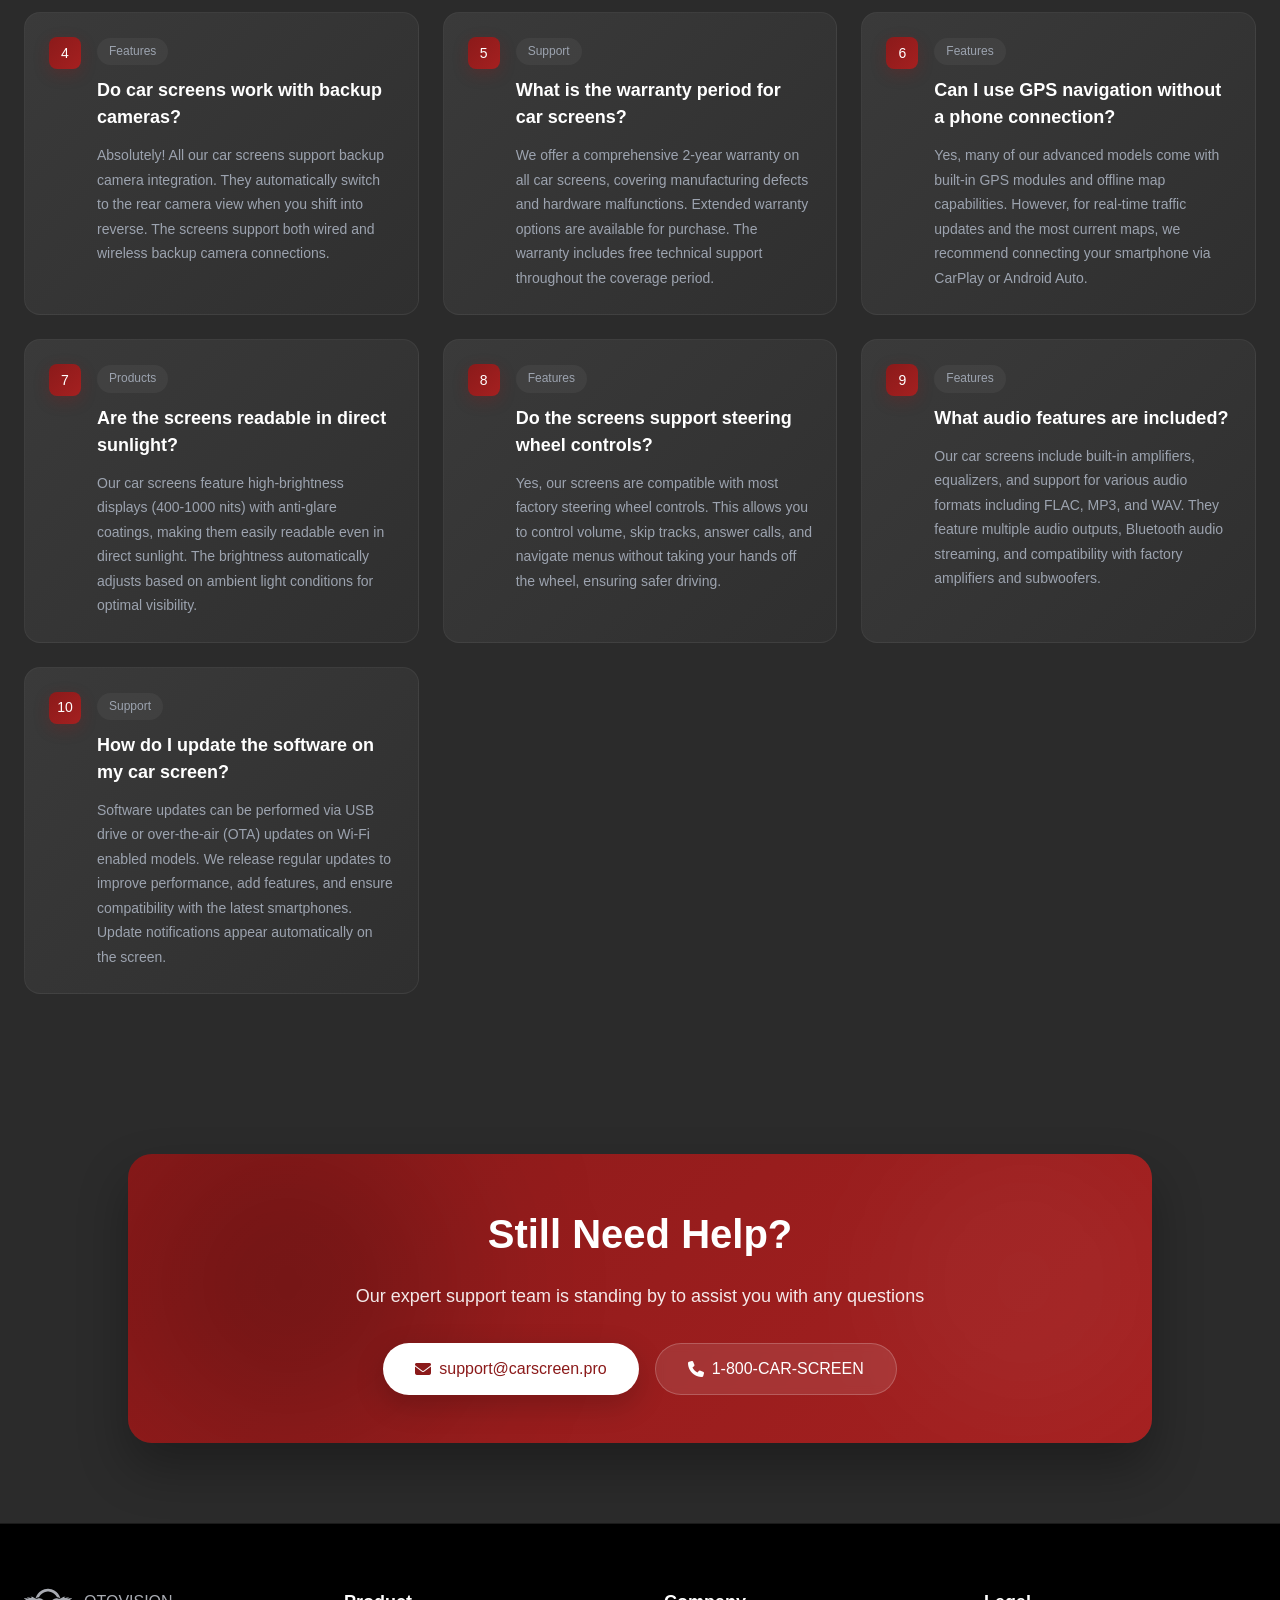
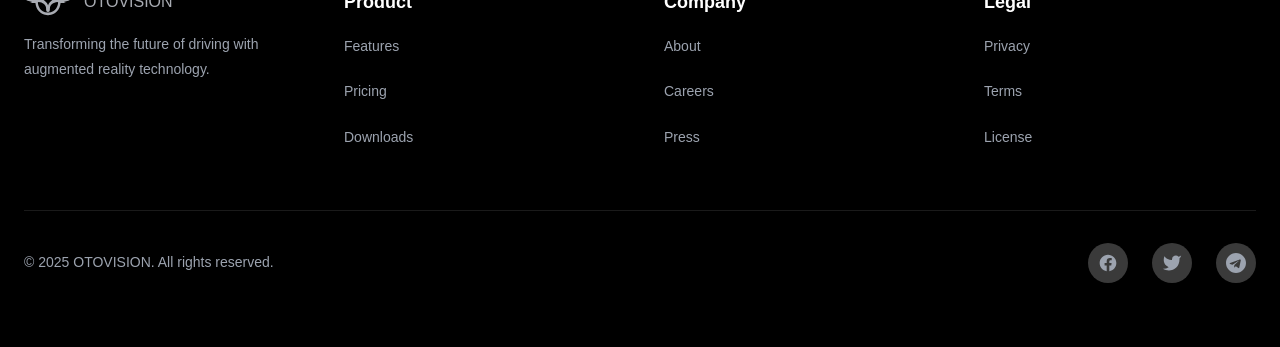
<file: Faq.html>
<!DOCTYPE html>
<html lang="en">
<head>
    <meta charset="UTF-8">
    <meta name="viewport" content="width=device-width, initial-scale=1.0">
    <title>CarScreen Pro - FAQ Center</title>
    <link rel="stylesheet" href="Faq.css">
    <link rel="stylesheet" href="https://cdnjs.cloudflare.com/ajax/libs/font-awesome/6.4.0/css/all.min.css">
    <link rel="preconnect" href="https://fonts.googleapis.com">
    <link rel="preconnect" href="https://fonts.gstatic.com" crossorigin>
    <link href="https://fonts.googleapis.com/css2?family=Inter:wght@400;500;600;700;800&family=Orbitron:wght@400;500;600;700&display=swap" rel="stylesheet">
</head>
<body>
    <!-- Navigation -->
    <nav class="nav-container">
            <!-- Logo -->
            <div class="logo-wrapper">
                <div class="logo-svg">
                    <svg fill="none" preserveAspectRatio="xMidYMid meet" viewBox="0 0 76 42.0455">
                        <path d="M18.5907 15.3575C19.3642 14.0433 23.6038 13.4928 23.6038 13.4928C28.0508 5.2487 35.4509 4.34738 37.9974 4.29341C40.5438 4.35008 47.9466 5.2487 52.3909 13.4928C52.3909 13.4928 56.6305 14.046 57.404 15.3575C58.1616 16.6447 54.9772 1.07673 38.1568 0.0215895V1.03191e-06C38.1037 0.00269959 38.0505 0.00809671 37.9974 0.0107953C37.9442 0.00809671 37.891 0.00269959 37.8379 1.03191e-06V0.0215895C21.0175 1.07673 17.8358 16.6447 18.5907 15.3575Z" fill="#A8ABB2" />
                        <path d="M76 14.3078C73.3207 15.398 68.1347 15.5599 68.1347 15.5599C71.1596 14.5021 70.8858 12.9423 70.8858 12.9423C70.8858 12.9423 63.9801 15.3575 63.7462 14.7233C63.515 14.0892 65.8833 13.2445 65.8833 13.2445C65.1258 12.6643 63.9908 12.6023 63.1003 12.7831C60.6921 13.2715 59.3923 15.6112 56.8538 15.8621C55.7029 15.9755 54.7725 15.595 53.6774 15.3656C53.5099 15.3305 53.3451 15.3116 53.1803 15.3008C51.9762 15.1632 50.7189 15.3413 49.4829 15.595C46.3942 16.2264 39.4354 21.5129 38.0744 26.3865C37.1733 21.2943 29.5606 16.7257 26.5144 15.595C24.9515 15.0148 23.237 14.9716 21.6847 15.5167C20.8474 15.7299 20.0659 15.9539 19.1462 15.8621C16.6077 15.6112 15.3053 13.2715 12.8997 12.7831C12.0092 12.6023 10.8742 12.667 10.1167 13.2445C10.1167 13.2445 12.485 14.0892 12.2538 14.7233C12.0225 15.3575 5.11416 12.9423 5.11416 12.9423C5.11416 12.9423 4.84037 14.4994 7.86528 15.5599C7.86528 15.5599 2.67935 15.3953 0 14.3078C0 14.3078 0.523643 18.5742 13.1628 20.8464C13.1628 20.8464 11.6451 21.1567 9.95985 21.0056C9.95985 21.0056 13.0698 23.7446 18.0511 22.4142C18.6119 27.3499 20.2307 32.148 23.6968 35.8018C26.2592 38.5031 29.5951 40.33 33.1463 41.288C34.6694 41.6982 36.3998 42.1056 37.9973 42.0382C39.5949 42.1056 41.3253 41.6982 42.8483 41.288C46.4022 40.3273 49.7354 38.5004 52.2978 35.8018C55.764 32.148 57.3828 27.3499 57.9436 22.4142C62.9249 23.7446 66.0348 21.0056 66.0348 21.0056C64.3496 21.1567 62.8318 20.8464 62.8318 20.8464C75.4737 18.5742 76 14.3078 76 14.3078ZM38.1409 37.8041C38.1409 37.8041 38.1143 37.8041 38.0691 37.8041C38.0665 37.8041 38.0611 37.8041 38.0585 37.8041C38.0425 37.8041 38.0213 37.8041 38 37.8041C37.9787 37.8041 37.9575 37.8041 37.9415 37.8041C37.9389 37.8041 37.9335 37.8041 37.9282 37.8041C37.883 37.8041 37.8565 37.8041 37.8565 37.8041C24.6032 37.2239 22.3253 26.0816 21.9345 22.193C21.8628 21.4913 22.4449 20.8869 23.136 20.957C26.23 21.2593 29.1087 22.2199 31.6233 24.1656C33.2819 25.4474 34.284 27.3391 34.7545 29.3711C35.2276 31.4139 34.6375 33.7968 35.5865 35.7235C35.9931 36.5493 36.9102 36.9136 37.8379 36.973V36.9838C37.891 36.9838 37.9442 36.9811 37.9973 36.9784C38.0505 36.9784 38.1037 36.9838 38.1568 36.9838V36.9703C39.0818 36.9109 40.0015 36.5466 40.4082 35.7208C41.3572 33.7968 40.7671 31.4112 41.2402 29.3684C41.7107 27.3364 42.7128 25.442 44.3714 24.1629C46.8886 22.2199 49.7647 21.2593 52.8587 20.9543C53.5525 20.8869 54.1319 21.4886 54.0602 22.1903C53.6721 26.0816 51.3941 37.2212 38.1409 37.8041Z" fill="#A8ABB2" />
                    </svg>
                </div>
                <span class="logo-text">OTOVISION</span>
            </div>

            <!-- Desktop Navigation -->
            <div class="nav-links desktop-nav">
                <a href="#home" class="nav-link">Home</a>
                <a href="carscreen.html" class="nav-link">Carscreen</a>
                <a href="app.html" class="nav-link">App</a>
                <a href="feature.html" class="nav-link">Features</a>
                <a href="career.html" class="nav-link">Career</a>
                <a class="Faq" href="#faq" class="nav-link">FAQ</a>

            </div>

            <!-- Try App Button -->
            <div class="desktop-nav">
                <button class="btn-try-app">Try App</button>
            </div>


            <!-- Mobile Menu -->
            <div class="mobile-menu" id="mobileMenu">
                <a href="#home" class="mobile-link">Home</a>
                <a href="#products" class="mobile-link">Products</a>
                <a href="#faq" class="mobile-link">FAQ</a>
                <a href="#about" class="mobile-link">About</a>
                <button class="btn-primary mobile-btn">
                    Get Started
                    <i class="fas fa-arrow-right"></i>
                </button>
            </div>
        </div>
    </nav>

    <!-- Hero Section -->
    <section class="hero">
        <div class="hero-bg"></div>
        <div class="hero-blur hero-blur-1"></div>
        <div class="hero-blur hero-blur-2"></div>
        
        <div class="hero-content">
            <div class="hero-badge">
                <span>FAQ Center</span>
            </div>
            <h1 class="hero-title">
                Got Questions?<br>We've Got Answers
            </h1>
            <p class="hero-subtitle">
                Everything you need to know about our premium car display systems
            </p>
        </div>
    </section>

    <!-- Features Grid -->
    <section class="features">
        <div class="container">
            <div class="features-grid">
                <div class="feature-card">
                    <div class="feature-icon">
                        <i class="fas fa-bolt"></i>
                    </div>
                    <h3 class="feature-title">Fast Response</h3>
                    <p class="feature-description">Lightning-fast touch response and processing</p>
                </div>

                <div class="feature-card">
                    <div class="feature-icon">
                        <i class="fas fa-shield-alt"></i>
                    </div>
                    <h3 class="feature-title">2-Year Warranty</h3>
                    <p class="feature-description">Comprehensive coverage on all products</p>
                </div>

                <div class="feature-card">
                    <div class="feature-icon">
                        <i class="fas fa-cog"></i>
                    </div>
                    <h3 class="feature-title">Easy Install</h3>
                    <p class="feature-description">Plug-and-play setup in under an hour</p>
                </div>
            </div>
        </div>
    </section>

    <!-- FAQ Section -->
    <section id="faq" class="faq-section">
        <div class="faq-container">
            <div class="faq-header">
                <h2 class="section-title">Frequently Asked Questions</h2>
                <p class="section-subtitle">Find quick answers to common questions</p>
            </div>

            <div class="faq-grid">
                <!-- FAQ Card 1 -->
                <div class="faq-card">
                    <div class="faq-content">
                        <div class="faq-number">1</div>
                        <div class="faq-text">
                            <span class="faq-category">Products</span>
                            <h3 class="faq-question">What screen sizes are available for car displays?</h3>
                            <p class="faq-answer">We offer a wide range of screen sizes from 7 inches to 12.3 inches. The most popular sizes are 9 inches and 10.1 inches, which fit most standard vehicle dashboards. Custom sizes can also be arranged for specific vehicle models.</p>
                        </div>
                    </div>
                </div>

                <!-- FAQ Card 2 -->
                <div class="faq-card">
                    <div class="faq-content">
                        <div class="faq-number">2</div>
                        <div class="faq-text">
                            <span class="faq-category">Features</span>
                            <h3 class="faq-question">Are the car screens compatible with Apple CarPlay and Android Auto?</h3>
                            <p class="faq-answer">Yes, all our premium car screens come with built-in Apple CarPlay and Android Auto support. This allows seamless integration with your smartphone for navigation, music, calls, and messaging while keeping your eyes on the road.</p>
                        </div>
                    </div>
                </div>

                <!-- FAQ Card 3 -->
                <div class="faq-card">
                    <div class="faq-content">
                        <div class="faq-number">3</div>
                        <div class="faq-text">
                            <span class="faq-category">Installation</span>
                            <h3 class="faq-question">How difficult is the installation process?</h3>
                            <p class="faq-answer">Installation difficulty varies depending on your vehicle model. Most of our screens are plug-and-play and can be installed in 30-60 minutes with basic tools. We provide detailed installation guides and video tutorials. Professional installation is recommended for complex setups.</p>
                        </div>
                    </div>
                </div>

                <!-- FAQ Card 4 -->
                <div class="faq-card">
                    <div class="faq-content">
                        <div class="faq-number">4</div>
                        <div class="faq-text">
                            <span class="faq-category">Features</span>
                            <h3 class="faq-question">Do car screens work with backup cameras?</h3>
                            <p class="faq-answer">Absolutely! All our car screens support backup camera integration. They automatically switch to the rear camera view when you shift into reverse. The screens support both wired and wireless backup camera connections.</p>
                        </div>
                    </div>
                </div>

                <!-- FAQ Card 5 -->
                <div class="faq-card">
                    <div class="faq-content">
                        <div class="faq-number">5</div>
                        <div class="faq-text">
                            <span class="faq-category">Support</span>
                            <h3 class="faq-question">What is the warranty period for car screens?</h3>
                            <p class="faq-answer">We offer a comprehensive 2-year warranty on all car screens, covering manufacturing defects and hardware malfunctions. Extended warranty options are available for purchase. The warranty includes free technical support throughout the coverage period.</p>
                        </div>
                    </div>
                </div>

                <!-- FAQ Card 6 -->
                <div class="faq-card">
                    <div class="faq-content">
                        <div class="faq-number">6</div>
                        <div class="faq-text">
                            <span class="faq-category">Features</span>
                            <h3 class="faq-question">Can I use GPS navigation without a phone connection?</h3>
                            <p class="faq-answer">Yes, many of our advanced models come with built-in GPS modules and offline map capabilities. However, for real-time traffic updates and the most current maps, we recommend connecting your smartphone via CarPlay or Android Auto.</p>
                        </div>
                    </div>
                </div>

                <!-- FAQ Card 7 -->
                <div class="faq-card">
                    <div class="faq-content">
                        <div class="faq-number">7</div>
                        <div class="faq-text">
                            <span class="faq-category">Products</span>
                            <h3 class="faq-question">Are the screens readable in direct sunlight?</h3>
                            <p class="faq-answer">Our car screens feature high-brightness displays (400-1000 nits) with anti-glare coatings, making them easily readable even in direct sunlight. The brightness automatically adjusts based on ambient light conditions for optimal visibility.</p>
                        </div>
                    </div>
                </div>

                <!-- FAQ Card 8 -->
                <div class="faq-card">
                    <div class="faq-content">
                        <div class="faq-number">8</div>
                        <div class="faq-text">
                            <span class="faq-category">Features</span>
                            <h3 class="faq-question">Do the screens support steering wheel controls?</h3>
                            <p class="faq-answer">Yes, our screens are compatible with most factory steering wheel controls. This allows you to control volume, skip tracks, answer calls, and navigate menus without taking your hands off the wheel, ensuring safer driving.</p>
                        </div>
                    </div>
                </div>

                <!-- FAQ Card 9 -->
                <div class="faq-card">
                    <div class="faq-content">
                        <div class="faq-number">9</div>
                        <div class="faq-text">
                            <span class="faq-category">Features</span>
                            <h3 class="faq-question">What audio features are included?</h3>
                            <p class="faq-answer">Our car screens include built-in amplifiers, equalizers, and support for various audio formats including FLAC, MP3, and WAV. They feature multiple audio outputs, Bluetooth audio streaming, and compatibility with factory amplifiers and subwoofers.</p>
                        </div>
                    </div>
                </div>

                <!-- FAQ Card 10 -->
                <div class="faq-card">
                    <div class="faq-content">
                        <div class="faq-number">10</div>
                        <div class="faq-text">
                            <span class="faq-category">Support</span>
                            <h3 class="faq-question">How do I update the software on my car screen?</h3>
                            <p class="faq-answer">Software updates can be performed via USB drive or over-the-air (OTA) updates on Wi-Fi enabled models. We release regular updates to improve performance, add features, and ensure compatibility with the latest smartphones. Update notifications appear automatically on the screen.</p>
                        </div>
                    </div>
                </div>
            </div>
        </div>
    </section>

    <!-- Contact CTA -->
    <section class="contact-cta">
        <div class="cta-container">
            <div class="cta-card">
                <div class="cta-blur cta-blur-1"></div>
                <div class="cta-blur cta-blur-2"></div>
                
                <div class="cta-content">
                    <h2 class="cta-title">Still Need Help?</h2>
                    <p class="cta-subtitle">Our expert support team is standing by to assist you with any questions</p>
                    <div class="cta-buttons">
                        <button class="btn-white">
                            <i class="fas fa-envelope"></i>
                            <span>support@carscreen.pro</span>
                        </button>
                        <button class="btn-outline">
                            <i class="fas fa-phone"></i>
                            <span>1-800-CAR-SCREEN</span>
                        </button>
                    </div>
                </div>
            </div>
        </div>
    </section>

    <footer id="faq" class="footer">
        <div class="container">
            <div class="footer-grid">
                <!-- Logo & Description -->
                <div class="footer-column">
                    <div class="footer-logo">
                        <div class="logo-svg">
                            <svg fill="none" preserveAspectRatio="xMidYMid meet" viewBox="0 0 76 42.0455">
                                <path d="M18.5907 15.3575C19.3642 14.0433 23.6038 13.4928 23.6038 13.4928C28.0508 5.2487 35.4509 4.34738 37.9974 4.29341C40.5438 4.35008 47.9466 5.2487 52.3909 13.4928C52.3909 13.4928 56.6305 14.046 57.404 15.3575C58.1616 16.6447 54.9772 1.07673 38.1568 0.0215895V1.03191e-06C38.1037 0.00269959 38.0505 0.00809671 37.9974 0.0107953C37.9442 0.00809671 37.891 0.00269959 37.8379 1.03191e-06V0.0215895C21.0175 1.07673 17.8358 16.6447 18.5907 15.3575Z" fill="#A8ABB2" />
                                <path d="M76 14.3078C73.3207 15.398 68.1347 15.5599 68.1347 15.5599C71.1596 14.5021 70.8858 12.9423 70.8858 12.9423C70.8858 12.9423 63.9801 15.3575 63.7462 14.7233C63.515 14.0892 65.8833 13.2445 65.8833 13.2445C65.1258 12.6643 63.9908 12.6023 63.1003 12.7831C60.6921 13.2715 59.3923 15.6112 56.8538 15.8621C55.7029 15.9755 54.7725 15.595 53.6774 15.3656C53.5099 15.3305 53.3451 15.3116 53.1803 15.3008C51.9762 15.1632 50.7189 15.3413 49.4829 15.595C46.3942 16.2264 39.4354 21.5129 38.0744 26.3865C37.1733 21.2943 29.5606 16.7257 26.5144 15.595C24.9515 15.0148 23.237 14.9716 21.6847 15.5167C20.8474 15.7299 20.0659 15.9539 19.1462 15.8621C16.6077 15.6112 15.3053 13.2715 12.8997 12.7831C12.0092 12.6023 10.8742 12.667 10.1167 13.2445C10.1167 13.2445 12.485 14.0892 12.2538 14.7233C12.0225 15.3575 5.11416 12.9423 5.11416 12.9423C5.11416 12.9423 4.84037 14.4994 7.86528 15.5599C7.86528 15.5599 2.67935 15.3953 0 14.3078C0 14.3078 0.523643 18.5742 13.1628 20.8464C13.1628 20.8464 11.6451 21.1567 9.95985 21.0056C9.95985 21.0056 13.0698 23.7446 18.0511 22.4142C18.6119 27.3499 20.2307 32.148 23.6968 35.8018C26.2592 38.5031 29.5951 40.33 33.1463 41.288C34.6694 41.6982 36.3998 42.1056 37.9973 42.0382C39.5949 42.1056 41.3253 41.6982 42.8483 41.288C46.4022 40.3273 49.7354 38.5004 52.2978 35.8018C55.764 32.148 57.3828 27.3499 57.9436 22.4142C62.9249 23.7446 66.0348 21.0056 66.0348 21.0056C64.3496 21.1567 62.8318 20.8464 62.8318 20.8464C75.4737 18.5742 76 14.3078 76 14.3078ZM38.1409 37.8041C38.1409 37.8041 38.1143 37.8041 38.0691 37.8041C38.0665 37.8041 38.0611 37.8041 38.0585 37.8041C38.0425 37.8041 38.0213 37.8041 38 37.8041C37.9787 37.8041 37.9575 37.8041 37.9415 37.8041C37.9389 37.8041 37.9335 37.8041 37.9282 37.8041C37.883 37.8041 37.8565 37.8041 37.8565 37.8041C24.6032 37.2239 22.3253 26.0816 21.9345 22.193C21.8628 21.4913 22.4449 20.8869 23.136 20.957C26.23 21.2593 29.1087 22.2199 31.6233 24.1656C33.2819 25.4474 34.284 27.3391 34.7545 29.3711C35.2276 31.4139 34.6375 33.7968 35.5865 35.7235C35.9931 36.5493 36.9102 36.9136 37.8379 36.973V36.9838C37.891 36.9838 37.9442 36.9811 37.9973 36.9784C38.0505 36.9784 38.1037 36.9838 38.1568 36.9838V36.9703C39.0818 36.9109 40.0015 36.5466 40.4082 35.7208C41.3572 33.7968 40.7671 31.4112 41.2402 29.3684C41.7107 27.3364 42.7128 25.442 44.3714 24.1629C46.8886 22.2199 49.7647 21.2593 52.8587 20.9543C53.5525 20.8869 54.1319 21.4886 54.0602 22.1903C53.6721 26.0816 51.3941 37.2212 38.1409 37.8041Z" fill="#A8ABB2" />
                            </svg>
                        </div>
                        <span class="logo-text">OTOVISION</span>
                    </div>
                    <p class="footer-description">
                        Transforming the future of driving with augmented reality technology.
                    </p>
                </div>

                <!-- Product Links -->
                <div class="footer-column">
                    <h4 class="footer-heading">Product</h4>
                    <ul class="footer-links">
                        <li><a href="#" class="footer-link">Features</a></li>
                        <li><a href="#" class="footer-link">Pricing</a></li>
                        <li><a href="#" class="footer-link">Downloads</a></li>
                    </ul>
                </div>

                <!-- Company Links -->
                <div class="footer-column">
                    <h4 class="footer-heading">Company</h4>
                    <ul class="footer-links">
                        <li><a href="#" class="footer-link">About</a></li>
                        <li><a href="#" class="footer-link">Careers</a></li>
                        <li><a href="#" class="footer-link">Press</a></li>
                    </ul>
                </div>

                <!-- Legal Links -->
                <div class="footer-column">
                    <h4 class="footer-heading">Legal</h4>
                    <ul class="footer-links">
                        <li><a href="#" class="footer-link">Privacy</a></li>
                        <li><a href="#" class="footer-link">Terms</a></li>
                        <li><a href="#" class="footer-link">License</a></li>
                    </ul>
                </div>
            </div>

            <!-- Bottom Bar -->
            <div class="footer-bottom">
                <p class="footer-copyright">© 2025 OTOVISION. All rights reserved.</p>
                
                <div class="social-links">
                    <a href="#" class="social-link">
                        <svg fill="currentColor" viewBox="0 0 24 24">
                            <path d="M22 12c0-5.523-4.477-10-10-10S2 6.477 2 12c0 4.991 3.657 9.128 8.438 9.878v-6.987h-2.54V12h2.54V9.797c0-2.506 1.492-3.89 3.777-3.89 1.094 0 2.238.195 2.238.195v2.46h-1.26c-1.243 0-1.63.771-1.63 1.562V12h2.773l-.443 2.89h-2.33v6.988C18.343 21.128 22 16.991 22 12z"/>
                        </svg>
                    </a>
                    <a href="#" class="social-link">
                        <svg fill="currentColor" viewBox="0 0 24 24">
                            <path d="M23 3a10.9 10.9 0 01-3.14 1.53 4.48 4.48 0 00-7.86 3v1A10.66 10.66 0 013 4s-4 9 5 13a11.64 11.64 0 01-7 2c9 5 20 0 20-11.5a4.5 4.5 0 00-.08-.83A7.72 7.72 0 0023 3z"/>
                        </svg>
                    </a>
                    <a href="#" class="social-link">
                        <svg fill="currentColor" viewBox="0 0 24 24">
                            <path d="M12 0C5.373 0 0 5.373 0 12s5.373 12 12 12 12-5.373 12-12S18.627 0 12 0zm5.894 8.221l-1.97 9.28c-.145.658-.537.818-1.084.508l-3-2.21-1.446 1.394c-.14.18-.357.295-.6.295-.002 0-.003 0-.005 0l.213-3.054 5.56-5.022c.24-.213-.054-.334-.373-.121L7.773 13.98l-2.94-.918c-.64-.203-.654-.64.135-.954l11.566-4.458c.538-.196 1.006.128.832.95z"/>
                        </svg>
                    </a>
                </div>
            </div>
        </div>
    </footer>

    <script src="script.js"></script>
</body>
</html>
</file>
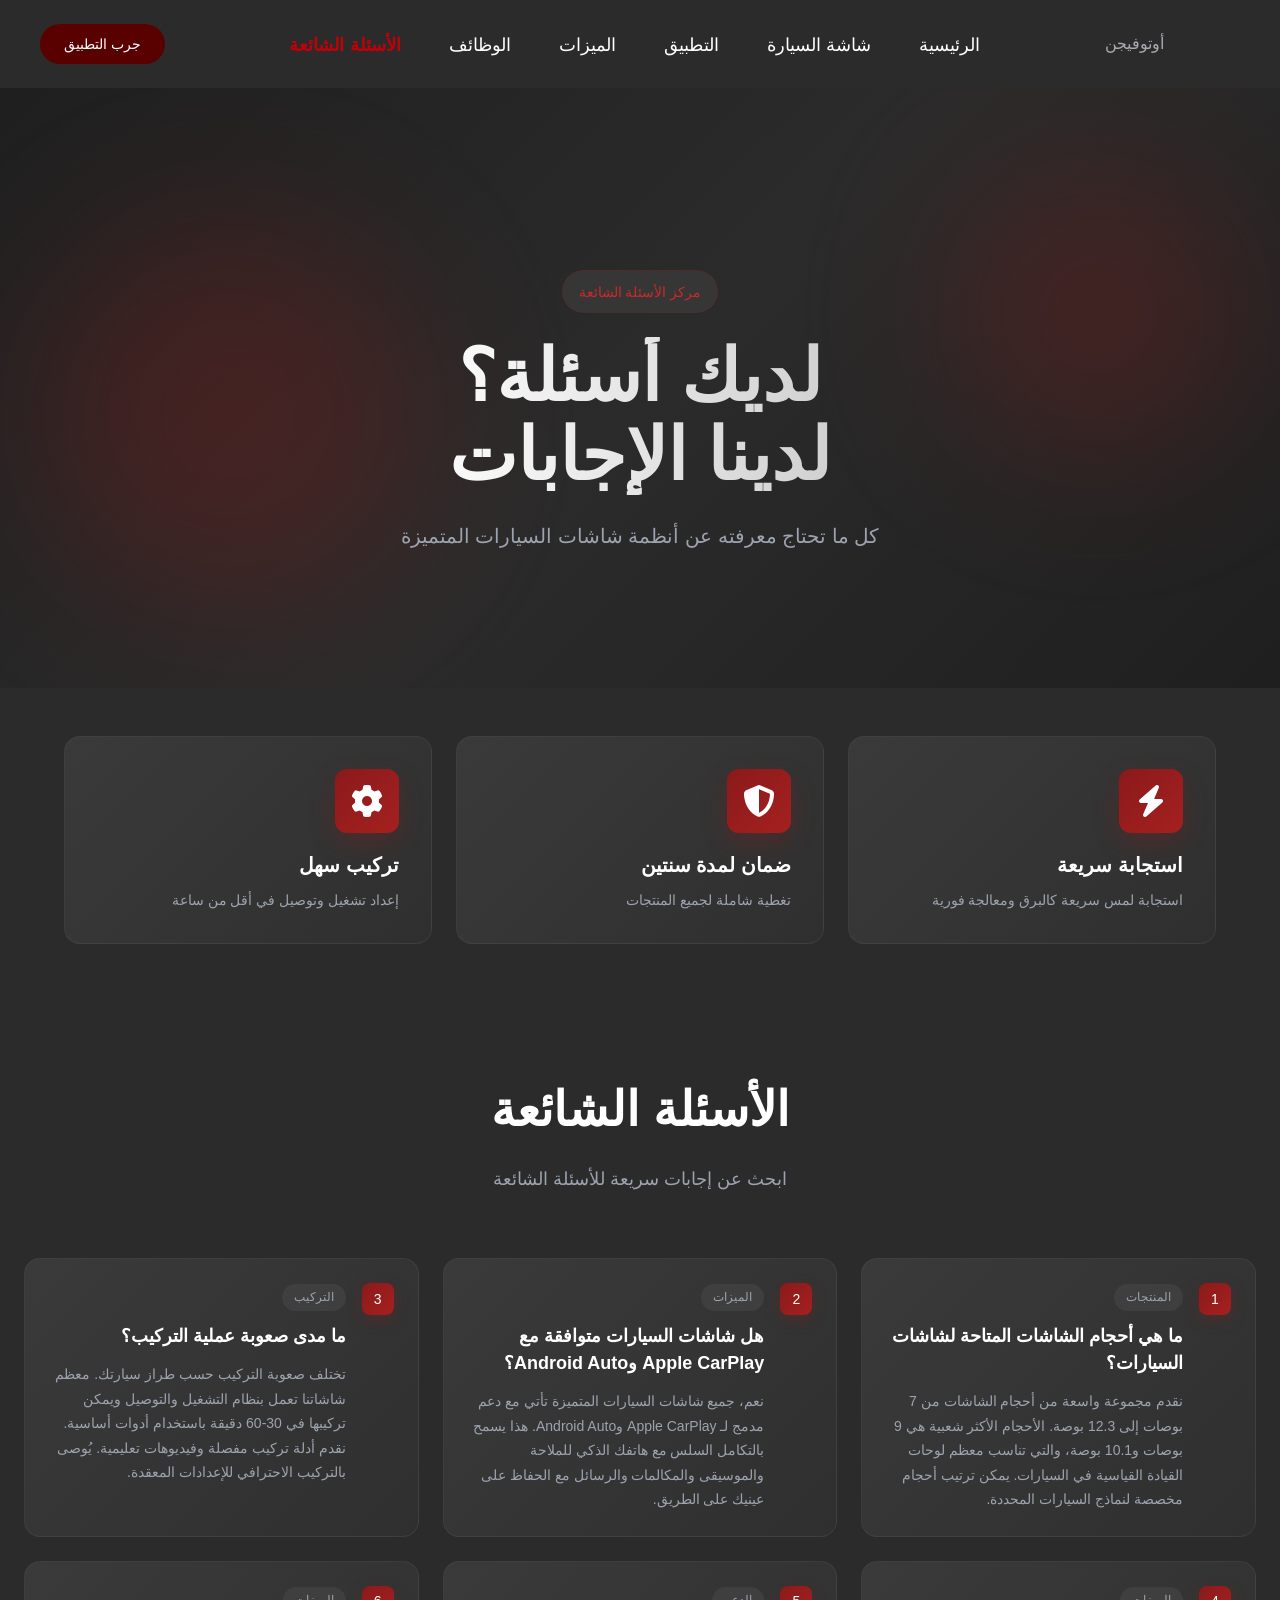
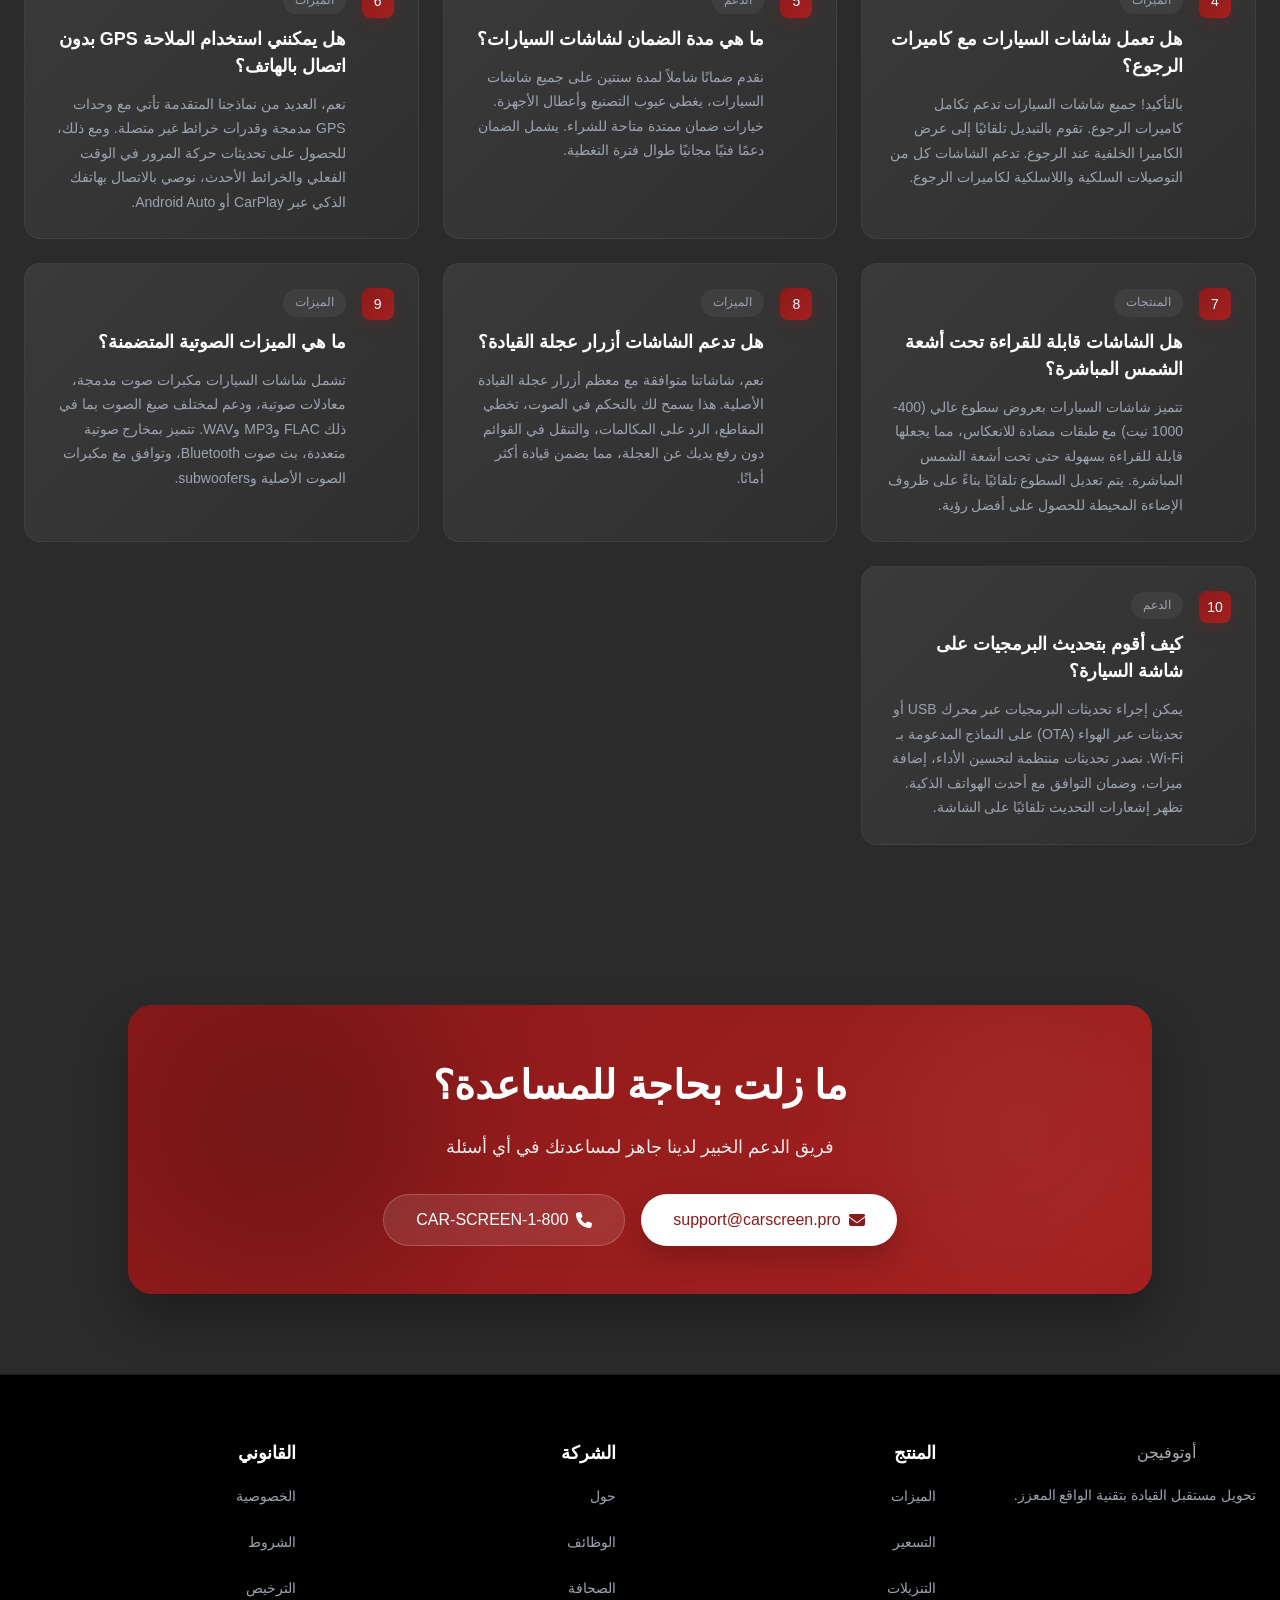
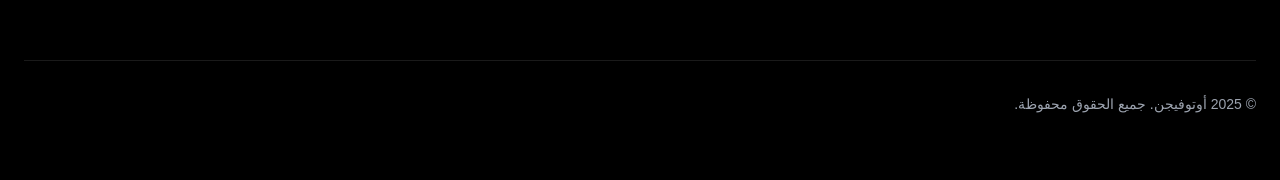
<file: faqar.html>
<!DOCTYPE html>
<html lang="ar" dir="rtl">
<head>
    <meta charset="UTF-8">
    <meta name="viewport" content="width=device-width, initial-scale=1.0">
    <title>شاشة السيارة برو - مركز الأسئلة الشائعة</title>
    <link rel="stylesheet" href="Faq.css">
    <link rel="stylesheet" href="https://cdnjs.cloudflare.com/ajax/libs/font-awesome/6.4.0/css/all.min.css">
    <link rel="preconnect" href="https://fonts.googleapis.com">
    <link rel="preconnect" href="https://fonts.gstatic.com" crossorigin>
    <link href="https://fonts.googleapis.com/css2?family=Inter:wght@400;500;600;700;800&family=Orbitron:wght@400;500;600;700&display=swap" rel="stylesheet">
</head>
<body>
    <!-- Navigation -->
    <nav class="nav-container">
            <!-- Logo -->
            <div class="logo-wrapper">
                <div class="logo-svg">
                    <!-- SVG remains the same -->
                </div>
                <span class="logo-text">أوتوفيجن</span>
            </div>

            <!-- Desktop Navigation -->
            <div class="nav-links desktop-nav">
                <a href="#home" class="nav-link">الرئيسية</a>
                <a href="carscreen.html" class="nav-link">شاشة السيارة</a>
                <a href="app.html" class="nav-link">التطبيق</a>
                <a href="feature.html" class="nav-link">الميزات</a>
                <a href="career.html" class="nav-link">الوظائف</a>
                <a class="Faq" href="#faq" class="nav-link">الأسئلة الشائعة</a>
            </div>

            <!-- Try App Button -->
            <div class="desktop-nav">
                <button class="btn-try-app">جرب التطبيق</button>
            </div>

            <!-- Mobile Menu -->
            <div class="mobile-menu" id="mobileMenu">
                <a href="#home" class="mobile-link">الرئيسية</a>
                <a href="#products" class="mobile-link">المنتجات</a>
                <a href="#faq" class="mobile-link">الأسئلة الشائعة</a>
                <a href="#about" class="mobile-link">حول</a>
                <button class="btn-primary mobile-btn">
                    ابدأ الآن
                    <i class="fas fa-arrow-right"></i>
                </button>
            </div>
        </div>
    </nav>

    <!-- Hero Section -->
    <section class="hero">
        <div class="hero-bg"></div>
        <div class="hero-blur hero-blur-1"></div>
        <div class="hero-blur hero-blur-2"></div>
        
        <div class="hero-content">
            <div class="hero-badge">
                <span>مركز الأسئلة الشائعة</span>
            </div>
            <h1 class="hero-title">
                لديك أسئلة؟<br>لدينا الإجابات
            </h1>
            <p class="hero-subtitle">
                كل ما تحتاج معرفته عن أنظمة شاشات السيارات المتميزة
            </p>
        </div>
    </section>

    <!-- Features Grid -->
    <section class="features">
        <div class="container">
            <div class="features-grid">
                <div class="feature-card">
                    <div class="feature-icon">
                        <i class="fas fa-bolt"></i>
                    </div>
                    <h3 class="feature-title">استجابة سريعة</h3>
                    <p class="feature-description">استجابة لمس سريعة كالبرق ومعالجة فورية</p>
                </div>

                <div class="feature-card">
                    <div class="feature-icon">
                        <i class="fas fa-shield-alt"></i>
                    </div>
                    <h3 class="feature-title">ضمان لمدة سنتين</h3>
                    <p class="feature-description">تغطية شاملة لجميع المنتجات</p>
                </div>

                <div class="feature-card">
                    <div class="feature-icon">
                        <i class="fas fa-cog"></i>
                    </div>
                    <h3 class="feature-title">تركيب سهل</h3>
                    <p class="feature-description">إعداد تشغيل وتوصيل في أقل من ساعة</p>
                </div>
            </div>
        </div>
    </section>

    <!-- FAQ Section -->
    <section id="faq" class="faq-section">
        <div class="faq-container">
            <div class="faq-header">
                <h2 class="section-title">الأسئلة الشائعة</h2>
                <p class="section-subtitle">ابحث عن إجابات سريعة للأسئلة الشائعة</p>
            </div>

            <div class="faq-grid">
                <!-- FAQ Card 1 -->
                <div class="faq-card">
                    <div class="faq-content">
                        <div class="faq-number">1</div>
                        <div class="faq-text">
                            <span class="faq-category">المنتجات</span>
                            <h3 class="faq-question">ما هي أحجام الشاشات المتاحة لشاشات السيارات؟</h3>
                            <p class="faq-answer">نقدم مجموعة واسعة من أحجام الشاشات من 7 بوصات إلى 12.3 بوصة. الأحجام الأكثر شعبية هي 9 بوصات و10.1 بوصة، والتي تناسب معظم لوحات القيادة القياسية في السيارات. يمكن ترتيب أحجام مخصصة لنماذج السيارات المحددة.</p>
                        </div>
                    </div>
                </div>

                <!-- FAQ Card 2 -->
                <div class="faq-card">
                    <div class="faq-content">
                        <div class="faq-number">2</div>
                        <div class="faq-text">
                            <span class="faq-category">الميزات</span>
                            <h3 class="faq-question">هل شاشات السيارات متوافقة مع Apple CarPlay وAndroid Auto؟</h3>
                            <p class="faq-answer">نعم، جميع شاشات السيارات المتميزة تأتي مع دعم مدمج لـ Apple CarPlay وAndroid Auto. هذا يسمح بالتكامل السلس مع هاتفك الذكي للملاحة والموسيقى والمكالمات والرسائل مع الحفاظ على عينيك على الطريق.</p>
                        </div>
                    </div>
                </div>

                <!-- FAQ Card 3 -->
                <div class="faq-card">
                    <div class="faq-content">
                        <div class="faq-number">3</div>
                        <div class="faq-text">
                            <span class="faq-category">التركيب</span>
                            <h3 class="faq-question">ما مدى صعوبة عملية التركيب؟</h3>
                            <p class="faq-answer">تختلف صعوبة التركيب حسب طراز سيارتك. معظم شاشاتنا تعمل بنظام التشغيل والتوصيل ويمكن تركيبها في 30-60 دقيقة باستخدام أدوات أساسية. نقدم أدلة تركيب مفصلة وفيديوهات تعليمية. يُوصى بالتركيب الاحترافي للإعدادات المعقدة.</p>
                        </div>
                    </div>
                </div>

                <!-- FAQ Card 4 -->
                <div class="faq-card">
                    <div class="faq-content">
                        <div class="faq-number">4</div>
                        <div class="faq-text">
                            <span class="faq-category">الميزات</span>
                            <h3 class="faq-question">هل تعمل شاشات السيارات مع كاميرات الرجوع؟</h3>
                            <p class="faq-answer">بالتأكيد! جميع شاشات السيارات تدعم تكامل كاميرات الرجوع. تقوم بالتبديل تلقائيًا إلى عرض الكاميرا الخلفية عند الرجوع. تدعم الشاشات كل من التوصيلات السلكية واللاسلكية لكاميرات الرجوع.</p>
                        </div>
                    </div>
                </div>

                <!-- FAQ Card 5 -->
                <div class="faq-card">
                    <div class="faq-content">
                        <div class="faq-number">5</div>
                        <div class="faq-text">
                            <span class="faq-category">الدعم</span>
                            <h3 class="faq-question">ما هي مدة الضمان لشاشات السيارات؟</h3>
                            <p class="faq-answer">نقدم ضمانًا شاملاً لمدة سنتين على جميع شاشات السيارات، يغطي عيوب التصنيع وأعطال الأجهزة. خيارات ضمان ممتدة متاحة للشراء. يشمل الضمان دعمًا فنيًا مجانيًا طوال فترة التغطية.</p>
                        </div>
                    </div>
                </div>

                <!-- FAQ Card 6 -->
                <div class="faq-card">
                    <div class="faq-content">
                        <div class="faq-number">6</div>
                        <div class="faq-text">
                            <span class="faq-category">الميزات</span>
                            <h3 class="faq-question">هل يمكنني استخدام الملاحة GPS بدون اتصال بالهاتف؟</h3>
                            <p class="faq-answer">نعم، العديد من نماذجنا المتقدمة تأتي مع وحدات GPS مدمجة وقدرات خرائط غير متصلة. ومع ذلك، للحصول على تحديثات حركة المرور في الوقت الفعلي والخرائط الأحدث، نوصي بالاتصال بهاتفك الذكي عبر CarPlay أو Android Auto.</p>
                        </div>
                    </div>
                </div>

                <!-- FAQ Card 7 -->
                <div class="faq-card">
                    <div class="faq-content">
                        <div class="faq-number">7</div>
                        <div class="faq-text">
                            <span class="faq-category">المنتجات</span>
                            <h3 class="faq-question">هل الشاشات قابلة للقراءة تحت أشعة الشمس المباشرة؟</h3>
                            <p class="faq-answer">تتميز شاشات السيارات بعروض سطوع عالي (400-1000 نيت) مع طبقات مضادة للانعكاس، مما يجعلها قابلة للقراءة بسهولة حتى تحت أشعة الشمس المباشرة. يتم تعديل السطوع تلقائيًا بناءً على ظروف الإضاءة المحيطة للحصول على أفضل رؤية.</p>
                        </div>
                    </div>
                </div>

                <!-- FAQ Card 8 -->
                <div class="faq-card">
                    <div class="faq-content">
                        <div class="faq-number">8</div>
                        <div class="faq-text">
                            <span class="faq-category">الميزات</span>
                            <h3 class="faq-question">هل تدعم الشاشات أزرار عجلة القيادة؟</h3>
                            <p class="faq-answer">نعم، شاشاتنا متوافقة مع معظم أزرار عجلة القيادة الأصلية. هذا يسمح لك بالتحكم في الصوت، تخطي المقاطع، الرد على المكالمات، والتنقل في القوائم دون رفع يديك عن العجلة، مما يضمن قيادة أكثر أمانًا.</p>
                        </div>
                    </div>
                </div>

                <!-- FAQ Card 9 -->
                <div class="faq-card">
                    <div class="faq-content">
                        <div class="faq-number">9</div>
                        <div class="faq-text">
                            <span class="faq-category">الميزات</span>
                            <h3 class="faq-question">ما هي الميزات الصوتية المتضمنة؟</h3>
                            <p class="faq-answer">تشمل شاشات السيارات مكبرات صوت مدمجة، معادلات صوتية، ودعم لمختلف صيغ الصوت بما في ذلك FLAC وMP3 وWAV. تتميز بمخارج صوتية متعددة، بث صوت Bluetooth، وتوافق مع مكبرات الصوت الأصلية وsubwoofers.</p>
                        </div>
                    </div>
                </div>

                <!-- FAQ Card 10 -->
                <div class="faq-card">
                    <div class="faq-content">
                        <div class="faq-number">10</div>
                        <div class="faq-text">
                            <span class="faq-category">الدعم</span>
                            <h3 class="faq-question">كيف أقوم بتحديث البرمجيات على شاشة السيارة؟</h3>
                            <p class="faq-answer">يمكن إجراء تحديثات البرمجيات عبر محرك USB أو تحديثات عبر الهواء (OTA) على النماذج المدعومة بـ Wi-Fi. نصدر تحديثات منتظمة لتحسين الأداء، إضافة ميزات، وضمان التوافق مع أحدث الهواتف الذكية. تظهر إشعارات التحديث تلقائيًا على الشاشة.</p>
                        </div>
                    </div>
                </div>
            </div>
        </div>
    </section>

    <!-- Contact CTA -->
    <section class="contact-cta">
        <div class="cta-container">
            <div class="cta-card">
                <div class="cta-blur cta-blur-1"></div>
                <div class="cta-blur cta-blur-2"></div>
                
                <div class="cta-content">
                    <h2 class="cta-title">ما زلت بحاجة للمساعدة؟</h2>
                    <p class="cta-subtitle">فريق الدعم الخبير لدينا جاهز لمساعدتك في أي أسئلة</p>
                    <div class="cta-buttons">
                        <button class="btn-white">
                            <i class="fas fa-envelope"></i>
                            <span>support@carscreen.pro</span>
                        </button>
                        <button class="btn-outline">
                            <i class="fas fa-phone"></i>
                            <span>1-800-CAR-SCREEN</span>
                        </button>
                    </div>
                </div>
            </div>
        </div>
    </section>

    <footer id="faq" class="footer">
        <div class="container">
            <div class="footer-grid">
                <!-- Logo & Description -->
                <div class="footer-column">
                    <div class="footer-logo">
                        <div class="logo-svg">
                            <!-- SVG remains the same -->
                        </div>
                        <span class="logo-text">أوتوفيجن</span>
                    </div>
                    <p class="footer-description">
                        تحويل مستقبل القيادة بتقنية الواقع المعزز.
                    </p>
                </div>

                <!-- Product Links -->
                <div class="footer-column">
                    <h4 class="footer-heading">المنتج</h4>
                    <ul class="footer-links">
                        <li><a href="#" class="footer-link">الميزات</a></li>
                        <li><a href="#" class="footer-link">التسعير</a></li>
                        <li><a href="#" class="footer-link">التنزيلات</a></li>
                    </ul>
                </div>

                <!-- Company Links -->
                <div class="footer-column">
                    <h4 class="footer-heading">الشركة</h4>
                    <ul class="footer-links">
                        <li><a href="#" class="footer-link">حول</a></li>
                        <li><a href="#" class="footer-link">الوظائف</a></li>
                        <li><a href="#" class="footer-link">الصحافة</a></li>
                    </ul>
                </div>

                <!-- Legal Links -->
                <div class="footer-column">
                    <h4 class="footer-heading">القانوني</h4>
                    <ul class="footer-links">
                        <li><a href="#" class="footer-link">الخصوصية</a></li>
                        <li><a href="#" class="footer-link">الشروط</a></li>
                        <li><a href="#" class="footer-link">الترخيص</a></li>
                    </ul>
                </div>
            </div>

            <!-- Bottom Bar -->
            <div class="footer-bottom">
                <p class="footer-copyright">© 2025 أوتوفيجن. جميع الحقوق محفوظة.</p>
                
                <div class="social-links">
                    <!-- Social SVG icons remain the same -->
                </div>
            </div>
        </div>
    </footer>

    <script src="script.js"></script>
</file>
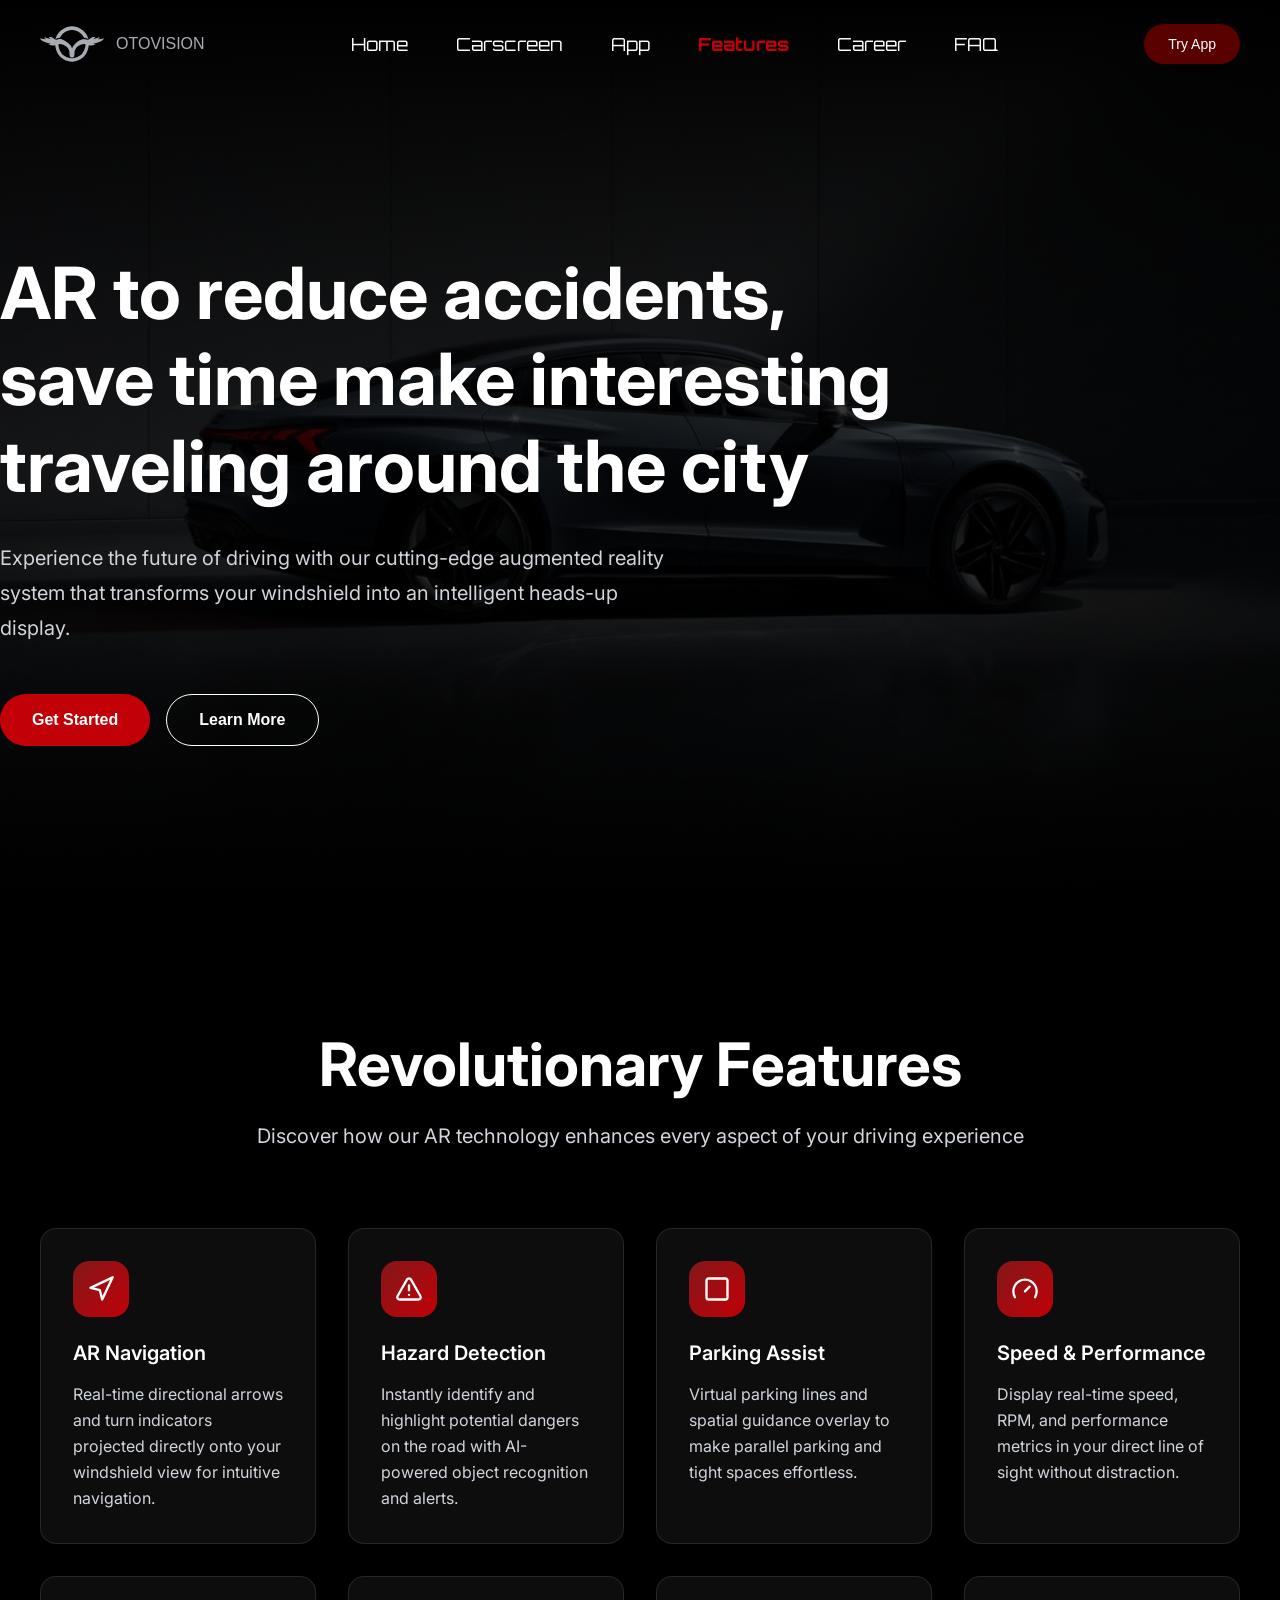
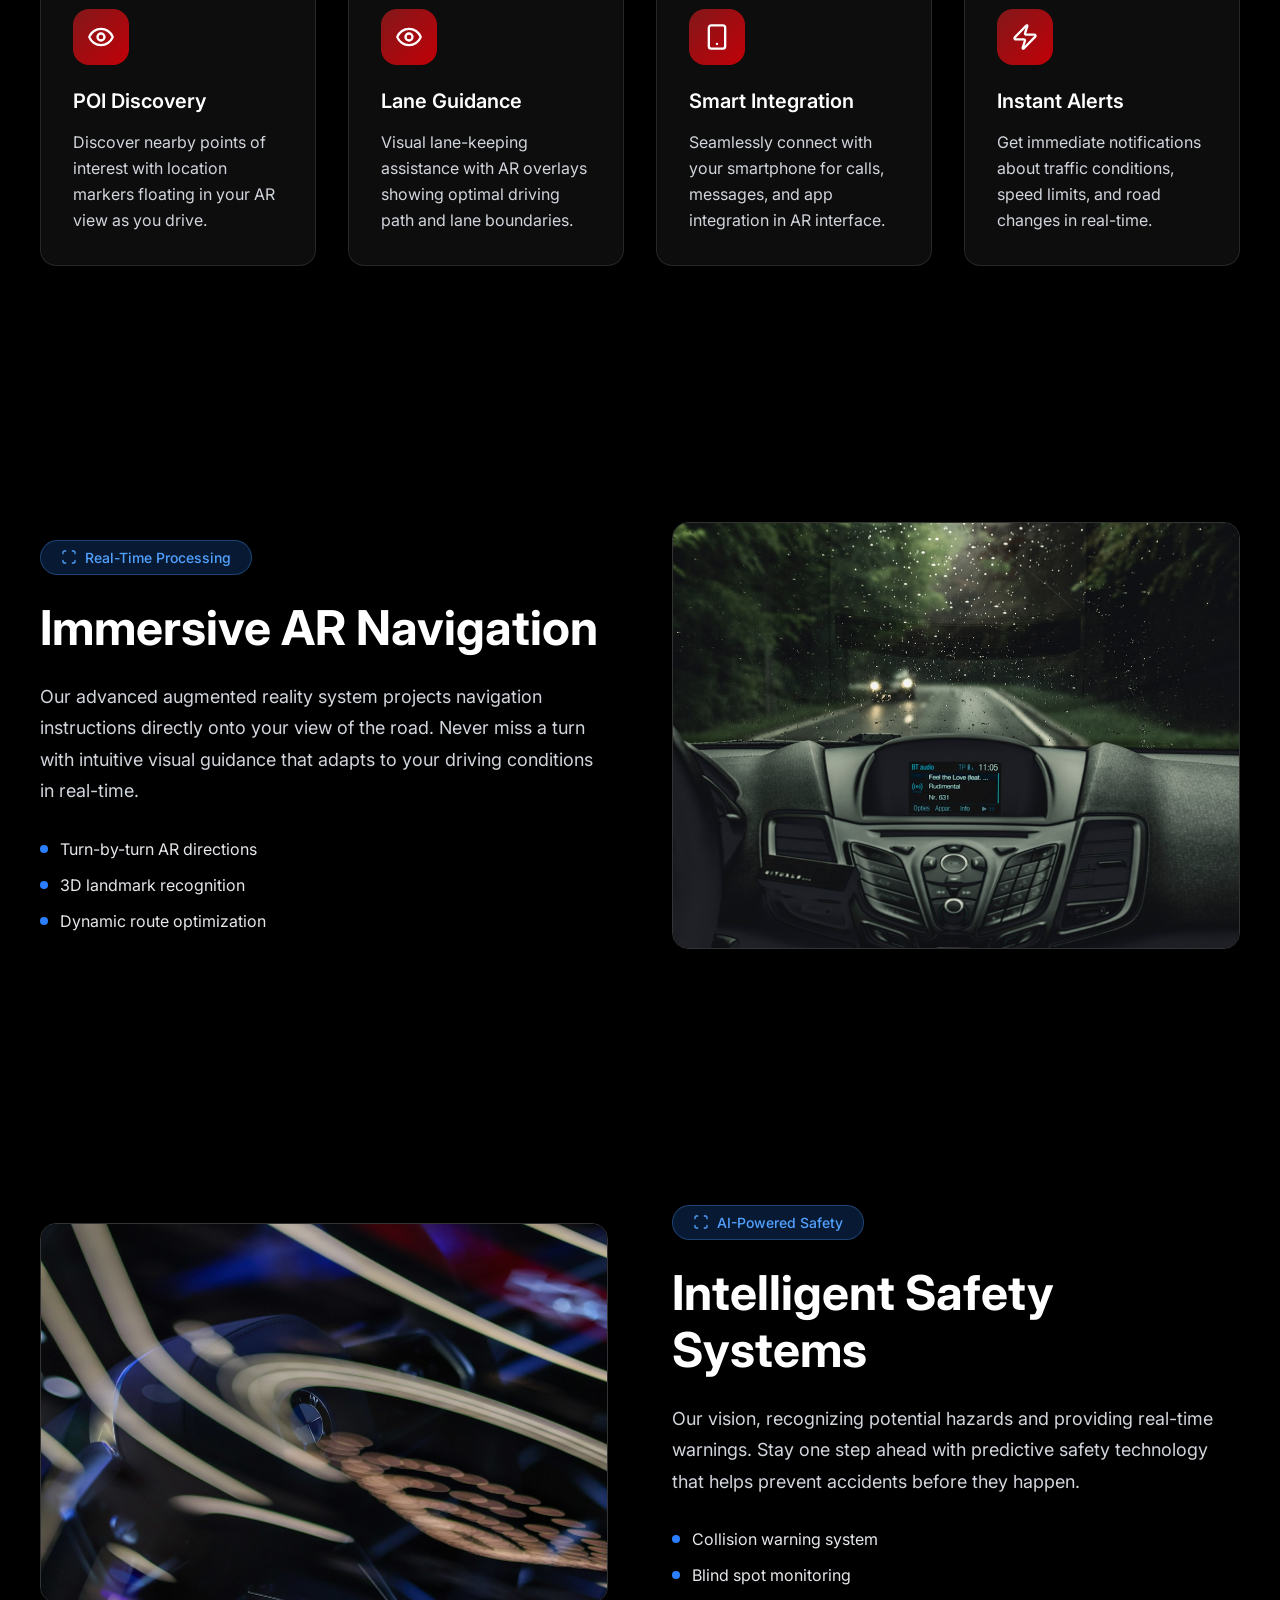
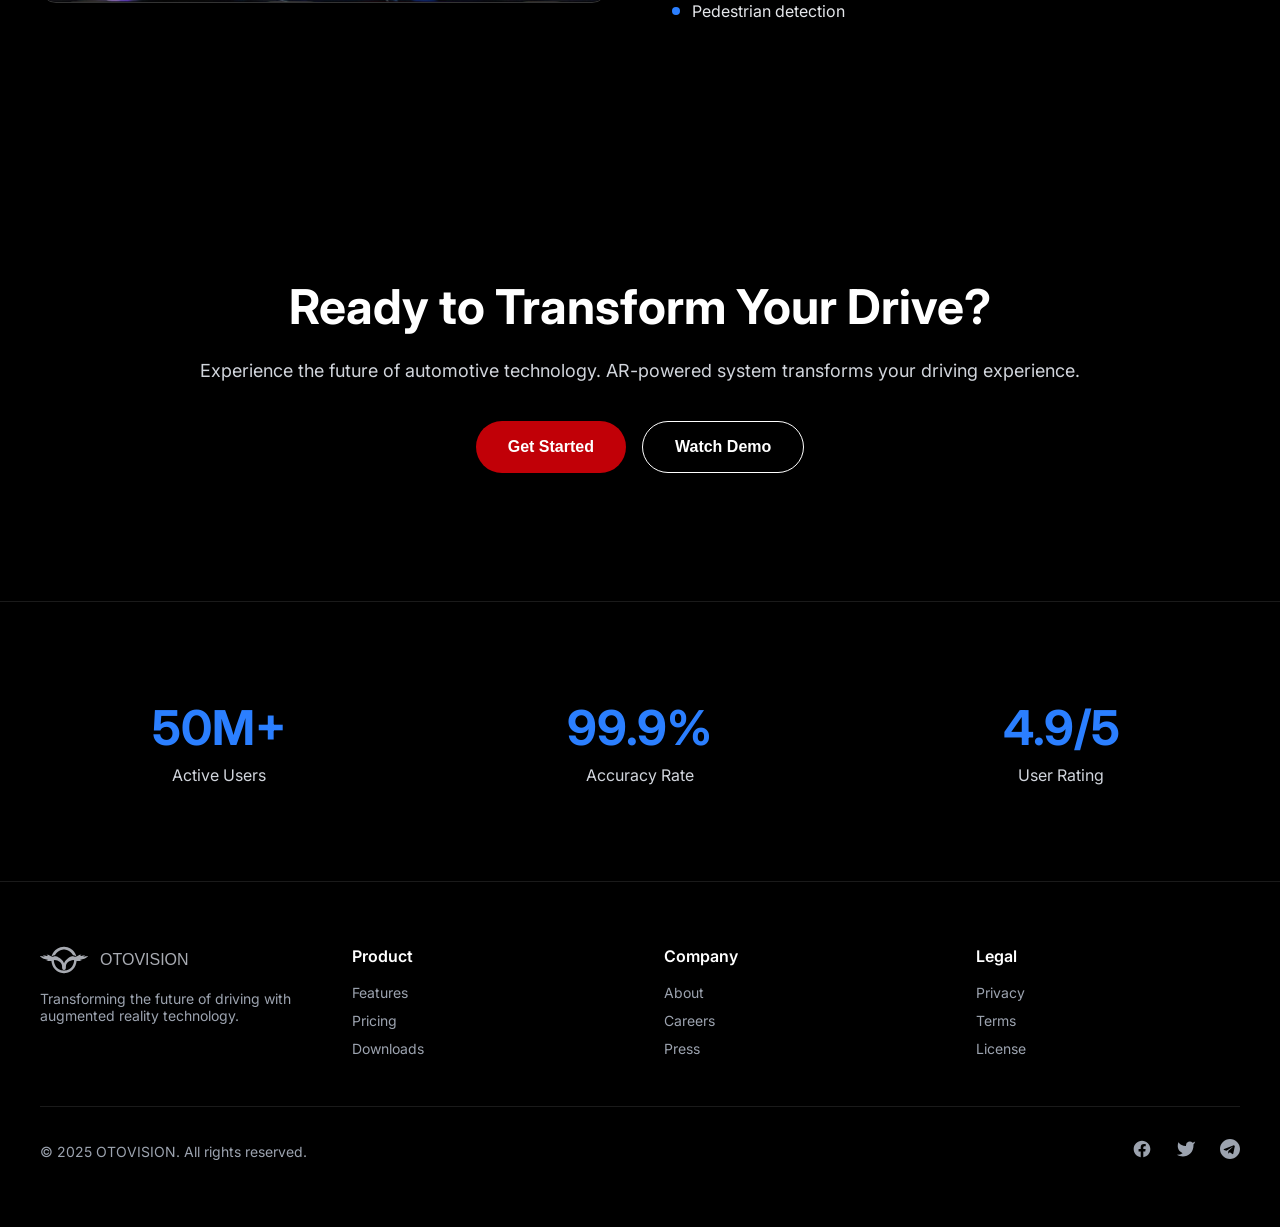
<file: feature.html>
<!DOCTYPE html>
<html lang="en">
<head>
    <meta charset="UTF-8">
    <meta name="viewport" content="width=device-width, initial-scale=1.0">
    <title>OTOVISION - AR Automotive Technology</title>
    <link rel="stylesheet" href="feature.css">
    <link rel="preconnect" href="https://fonts.googleapis.com">
    <link rel="preconnect" href="https://fonts.gstatic.com" crossorigin>
    <link href="https://fonts.googleapis.com/css2?family=Inter:wght@400;500;600;700;800&family=Orbitron:wght@400;500;600;700&display=swap" rel="stylesheet">
</head>
<body>
    <!-- Header Navigation -->
    <header id="header">
        <nav class="nav-container">
            <!-- Logo -->
            <div class="logo-wrapper">
                <div class="logo-svg">
                    <svg fill="none" preserveAspectRatio="xMidYMid meet" viewBox="0 0 76 42.0455">
                        <path d="M18.5907 15.3575C19.3642 14.0433 23.6038 13.4928 23.6038 13.4928C28.0508 5.2487 35.4509 4.34738 37.9974 4.29341C40.5438 4.35008 47.9466 5.2487 52.3909 13.4928C52.3909 13.4928 56.6305 14.046 57.404 15.3575C58.1616 16.6447 54.9772 1.07673 38.1568 0.0215895V1.03191e-06C38.1037 0.00269959 38.0505 0.00809671 37.9974 0.0107953C37.9442 0.00809671 37.891 0.00269959 37.8379 1.03191e-06V0.0215895C21.0175 1.07673 17.8358 16.6447 18.5907 15.3575Z" fill="#A8ABB2" />
                        <path d="M76 14.3078C73.3207 15.398 68.1347 15.5599 68.1347 15.5599C71.1596 14.5021 70.8858 12.9423 70.8858 12.9423C70.8858 12.9423 63.9801 15.3575 63.7462 14.7233C63.515 14.0892 65.8833 13.2445 65.8833 13.2445C65.1258 12.6643 63.9908 12.6023 63.1003 12.7831C60.6921 13.2715 59.3923 15.6112 56.8538 15.8621C55.7029 15.9755 54.7725 15.595 53.6774 15.3656C53.5099 15.3305 53.3451 15.3116 53.1803 15.3008C51.9762 15.1632 50.7189 15.3413 49.4829 15.595C46.3942 16.2264 39.4354 21.5129 38.0744 26.3865C37.1733 21.2943 29.5606 16.7257 26.5144 15.595C24.9515 15.0148 23.237 14.9716 21.6847 15.5167C20.8474 15.7299 20.0659 15.9539 19.1462 15.8621C16.6077 15.6112 15.3053 13.2715 12.8997 12.7831C12.0092 12.6023 10.8742 12.667 10.1167 13.2445C10.1167 13.2445 12.485 14.0892 12.2538 14.7233C12.0225 15.3575 5.11416 12.9423 5.11416 12.9423C5.11416 12.9423 4.84037 14.4994 7.86528 15.5599C7.86528 15.5599 2.67935 15.3953 0 14.3078C0 14.3078 0.523643 18.5742 13.1628 20.8464C13.1628 20.8464 11.6451 21.1567 9.95985 21.0056C9.95985 21.0056 13.0698 23.7446 18.0511 22.4142C18.6119 27.3499 20.2307 32.148 23.6968 35.8018C26.2592 38.5031 29.5951 40.33 33.1463 41.288C34.6694 41.6982 36.3998 42.1056 37.9973 42.0382C39.5949 42.1056 41.3253 41.6982 42.8483 41.288C46.4022 40.3273 49.7354 38.5004 52.2978 35.8018C55.764 32.148 57.3828 27.3499 57.9436 22.4142C62.9249 23.7446 66.0348 21.0056 66.0348 21.0056C64.3496 21.1567 62.8318 20.8464 62.8318 20.8464C75.4737 18.5742 76 14.3078 76 14.3078ZM38.1409 37.8041C38.1409 37.8041 38.1143 37.8041 38.0691 37.8041C38.0665 37.8041 38.0611 37.8041 38.0585 37.8041C38.0425 37.8041 38.0213 37.8041 38 37.8041C37.9787 37.8041 37.9575 37.8041 37.9415 37.8041C37.9389 37.8041 37.9335 37.8041 37.9282 37.8041C37.883 37.8041 37.8565 37.8041 37.8565 37.8041C24.6032 37.2239 22.3253 26.0816 21.9345 22.193C21.8628 21.4913 22.4449 20.8869 23.136 20.957C26.23 21.2593 29.1087 22.2199 31.6233 24.1656C33.2819 25.4474 34.284 27.3391 34.7545 29.3711C35.2276 31.4139 34.6375 33.7968 35.5865 35.7235C35.9931 36.5493 36.9102 36.9136 37.8379 36.973V36.9838C37.891 36.9838 37.9442 36.9811 37.9973 36.9784C38.0505 36.9784 38.1037 36.9838 38.1568 36.9838V36.9703C39.0818 36.9109 40.0015 36.5466 40.4082 35.7208C41.3572 33.7968 40.7671 31.4112 41.2402 29.3684C41.7107 27.3364 42.7128 25.442 44.3714 24.1629C46.8886 22.2199 49.7647 21.2593 52.8587 20.9543C53.5525 20.8869 54.1319 21.4886 54.0602 22.1903C53.6721 26.0816 51.3941 37.2212 38.1409 37.8041Z" fill="#A8ABB2" />
                    </svg>
                </div>
                <span class="logo-text">OTOVISION</span>
            </div>

            <!-- Desktop Navigation -->
            <div class="nav-links desktop-nav">
                <a href="#home" class="nav-link">Home</a>
                <a href="#carscreen" class="nav-link">Carscreen</a>
                <a href="app.html" class="nav-link">App</a>
                <a class="feat" href="#features" class="nav-link">Features</a>
                <a href="#career" class="nav-link">Career</a>
                <a href="#faq" class="nav-link">FAQ</a>

            </div>

            <!-- Try App Button -->
            <div class="desktop-nav">
                <button class="btn-try-app">Try App</button>
            </div>

            <!-- Mobile Menu Button -->
            <button id="mobile-menu-btn" class="mobile-menu-btn" aria-label="Toggle menu">
                <span class="hamburger-line line1"></span>
                <span class="hamburger-line line2"></span>
                <span class="hamburger-line line3"></span>
            </button>
        </nav>

        <!-- Mobile Menu -->
        <div id="mobile-menu" class="mobile-menu">
            <div class="mobile-menu-content">
                <a href="#home" class="mobile-nav-link">Home</a>
                <a href="#carscreen" class="mobile-nav-link">Carscreen</a>
                <a href="#application" class="mobile-nav-link">App</a>
                <a href="#faq" class="mobile-nav-link">FAQ</a>
                <button class="btn-try-app">Try App</button>
            </div>
        </div>
    </header>

    <!-- Hero Section -->
    <section id="home" class="hero-section">
        <div class="hero-overlay"></div>
        <div class="hero-bg">
            <img src="image 17.svg" alt="Luxury car" class="hero-image">
        </div>
        
        <div class="container hero-content">
            <div class="hero-text">
                <h1 class="hero-title">AR to reduce accidents, save time make interesting traveling around the city</h1>
                <p class="hero-description">
                    Experience the future of driving with our cutting-edge augmented reality system that transforms your windshield into an intelligent heads-up display.
                </p>
                <div class="hero-buttons">
                    <button class="btn-primary">Get Started</button>
                    <button class="btn-secondary">Learn More</button>
                </div>
            </div>
        </div>
    </section>

    <!-- Revolutionary Features Section -->
    <section class="features-section">
        <div class="container">
            <div class="section-header">
                <h2 class="section-title">Revolutionary Features</h2>
                <p class="section-description">
                    Discover how our AR technology enhances every aspect of your driving experience
                </p>
            </div>

            <!-- Features Grid -->
            <div class="features-grid">
                <!-- Feature 1 - AR Navigation -->
                <div class="feature-card">
                    <div class="feature-icon">
                        <svg fill="none" viewBox="0 0 28 28">
                            <path d="M3.5 12.8333L25.6667 2.33333L15.1667 24.5L12.8333 15.1667L3.5 12.8333Z" stroke="white" stroke-linecap="round" stroke-linejoin="round" stroke-width="2.33333" />
                        </svg>
                    </div>
                    <h3 class="feature-title">AR Navigation</h3>
                    <p class="feature-description">
                        Real-time directional arrows and turn indicators projected directly onto your windshield view for intuitive navigation.
                    </p>
                </div>

                <!-- Feature 2 - Hazard Detection -->
                <div class="feature-card">
                    <div class="feature-icon">
                        <svg fill="none" viewBox="0 0 28 28">
                            <path d="M25.3517 21L16.0183 4.66667C15.8148 4.30757 15.5197 4.00889 15.1631 3.80108C14.8065 3.59328 14.4011 3.48379 13.9883 3.48379C13.5756 3.48379 13.1702 3.59328 12.8136 3.80108C12.457 4.00889 12.1618 4.30757 11.9583 4.66667L2.625 21C2.4193 21.3563 2.31143 21.7606 2.31234 22.1719C2.31326 22.5833 2.42291 22.9871 2.63019 23.3425C2.83747 23.6978 3.13501 23.992 3.49264 24.1953C3.85028 24.3986 4.25531 24.5037 4.66667 24.5H23.3333C23.7427 24.4996 24.1448 24.3915 24.4992 24.1865C24.8535 23.9815 25.1478 23.6869 25.3523 23.3323C25.5568 22.9777 25.6644 22.5755 25.6643 22.1661C25.6642 21.7567 25.5564 21.3545 25.3517 21Z" stroke="white" stroke-linecap="round" stroke-linejoin="round" stroke-width="2.33333" />
                            <path d="M14 10.5V15.1667" stroke="white" stroke-linecap="round" stroke-linejoin="round" stroke-width="2.33333" />
                            <path d="M14 19.8333H14.0117" stroke="white" stroke-linecap="round" stroke-linejoin="round" stroke-width="2.33333" />
                        </svg>
                    </div>
                    <h3 class="feature-title">Hazard Detection</h3>
                    <p class="feature-description">
                        Instantly identify and highlight potential dangers on the road with AI-powered object recognition and alerts.
                    </p>
                </div>

                <!-- Feature 3 - Parking Assist -->
                <div class="feature-card">
                    <div class="feature-icon">
                        <svg fill="none" viewBox="0 0 28 28">
                            <path d="M22.1667 3.5H5.83333C4.54467 3.5 3.5 4.54467 3.5 5.83333V22.1667C3.5 23.4553 4.54467 24.5 5.83333 24.5H22.1667C23.4553 24.5 24.5 23.4553 24.5 22.1667V5.83333C24.5 4.54467 23.4553 3.5 22.1667 3.5Z" stroke="white" stroke-linecap="round" stroke-linejoin="round" stroke-width="2.33333" />
                        </svg>
                    </div>
                    <h3 class="feature-title">Parking Assist</h3>
                    <p class="feature-description">
                        Virtual parking lines and spatial guidance overlay to make parallel parking and tight spaces effortless.
                    </p>
                </div>

                <!-- Feature 4 - Speed & Performance -->
                <div class="feature-card">
                    <div class="feature-icon">
                        <svg fill="none" viewBox="0 0 28 28">
                            <path d="M14 16.3333L18.6667 11.6667" stroke="white" stroke-linecap="round" stroke-linejoin="round" stroke-width="2.33333" />
                            <path d="M3.89732 22.1665C2.87324 20.393 2.33406 18.3811 2.33398 16.3331C2.33391 14.2851 2.87293 12.2732 3.89687 10.4996C4.92082 8.72598 6.3936 7.25314 8.16719 6.22913C9.94078 5.20511 11.9527 4.66602 14.0007 4.66602C16.0486 4.66602 18.0605 5.20511 19.8341 6.22913C21.6077 7.25314 23.0805 8.72598 24.1044 10.4996C25.1284 12.2732 25.6674 14.2851 25.6673 16.3331C25.6672 18.3811 25.1281 20.393 24.104 22.1665" stroke="white" stroke-linecap="round" stroke-linejoin="round" stroke-width="2.33333" />
                        </svg>
                    </div>
                    <h3 class="feature-title">Speed & Performance</h3>
                    <p class="feature-description">
                        Display real-time speed, RPM, and performance metrics in your direct line of sight without distraction.
                    </p>
                </div>

                <!-- Feature 5 - POI Discovery -->
                <div class="feature-card">
                    <div class="feature-icon">
                        <svg fill="none" viewBox="0 0 28 28">
                            <path d="M2.40495 14.4061C2.30772 14.1441 2.30772 13.856 2.40495 13.5941C3.35194 11.2979 4.95939 9.3346 7.02352 7.9531C9.08765 6.5716 11.5155 5.83411 13.9993 5.83411C16.4831 5.83411 18.9109 6.5716 20.9751 7.9531C23.0392 9.3346 24.6466 11.2979 25.5936 13.5941C25.6909 13.856 25.6909 14.1441 25.5936 14.4061C24.6466 16.7022 23.0392 18.6655 20.9751 20.047C18.9109 21.4285 16.4831 22.166 13.9993 22.166C11.5155 22.166 9.08765 21.4285 7.02352 20.047C4.95939 18.6655 3.35194 16.7022 2.40495 14.4061Z" stroke="white" stroke-linecap="round" stroke-linejoin="round" stroke-width="2.33333" />
                            <path d="M14 17.5C15.933 17.5 17.5 15.933 17.5 14C17.5 12.067 15.933 10.5 14 10.5C12.067 10.5 10.5 12.067 10.5 14C10.5 15.933 12.067 17.5 14 17.5Z" stroke="white" stroke-linecap="round" stroke-linejoin="round" stroke-width="2.33333" />
                        </svg>
                    </div>
                    <h3 class="feature-title">POI Discovery</h3>
                    <p class="feature-description">
                        Discover nearby points of interest with location markers floating in your AR view as you drive.
                    </p>
                </div>

                <!-- Feature 6 - Lane Guidance -->
                <div class="feature-card">
                    <div class="feature-icon">
                        <svg fill="none" viewBox="0 0 28 28">
                            <path d="M2.40495 14.4061C2.30772 14.1441 2.30772 13.856 2.40495 13.5941C3.35194 11.2979 4.95939 9.3346 7.02352 7.9531C9.08765 6.5716 11.5155 5.83411 13.9993 5.83411C16.4831 5.83411 18.9109 6.5716 20.9751 7.9531C23.0392 9.3346 24.6466 11.2979 25.5936 13.5941C25.6909 13.856 25.6909 14.1441 25.5936 14.4061C24.6466 16.7022 23.0392 18.6655 20.9751 20.047C18.9109 21.4285 16.4831 22.166 13.9993 22.166C11.5155 22.166 9.08765 21.4285 7.02352 20.047C4.95939 18.6655 3.35194 16.7022 2.40495 14.4061Z" stroke="white" stroke-linecap="round" stroke-linejoin="round" stroke-width="2.33333" />
                            <path d="M14 17.5C15.933 17.5 17.5 15.933 17.5 14C17.5 12.067 15.933 10.5 14 10.5C12.067 10.5 10.5 12.067 10.5 14C10.5 15.933 12.067 17.5 14 17.5Z" stroke="white" stroke-linecap="round" stroke-linejoin="round" stroke-width="2.33333" />
                        </svg>
                    </div>
                    <h3 class="feature-title">Lane Guidance</h3>
                    <p class="feature-description">
                        Visual lane-keeping assistance with AR overlays showing optimal driving path and lane boundaries.
                    </p>
                </div>

                <!-- Feature 7 - Smart Integration -->
                <div class="feature-card">
                    <div class="feature-icon">
                        <svg fill="none" viewBox="0 0 28 28">
                            <path d="M19.834 2.33325H8.16732C6.87865 2.33325 5.83398 3.37792 5.83398 4.66659V23.3333C5.83398 24.6219 6.87865 25.6666 8.16732 25.6666H19.834C21.1226 25.6666 22.1673 24.6219 22.1673 23.3333V4.66659C22.1673 3.37792 21.1226 2.33325 19.834 2.33325Z" stroke="white" stroke-linecap="round" stroke-linejoin="round" stroke-width="2.33333" />
                            <path d="M14 21H14.0117" stroke="white" stroke-linecap="round" stroke-linejoin="round" stroke-width="2.33333" />
                        </svg>
                    </div>
                    <h3 class="feature-title">Smart Integration</h3>
                    <p class="feature-description">
                        Seamlessly connect with your smartphone for calls, messages, and app integration in AR interface.
                    </p>
                </div>

                <!-- Feature 8 - Instant Alerts -->
                <div class="feature-card">
                    <div class="feature-icon">
                        <svg fill="none" viewBox="0 0 28 28">
                            <path d="M4.66667 16.3333C4.44589 16.3341 4.22944 16.2722 4.04245 16.1548C3.85546 16.0374 3.70561 15.8694 3.61031 15.6703C3.51501 15.4711 3.47818 15.249 3.50408 15.0298C3.52999 14.8105 3.61758 14.6031 3.75667 14.4317L15.3067 2.53167C15.3933 2.43166 15.5114 2.36408 15.6415 2.34002C15.7716 2.31596 15.906 2.33685 16.0227 2.39926C16.1394 2.46166 16.2313 2.56188 16.2836 2.68346C16.3358 2.80504 16.3451 2.94076 16.31 3.06833L14.07 10.0917C14.0039 10.2684 13.9818 10.4586 14.0054 10.6458C14.0289 10.8331 14.0976 11.0118 14.2054 11.1667C14.3133 11.3215 14.4571 11.4479 14.6245 11.535C14.7919 11.6221 14.978 11.6673 15.1667 11.6667H23.3333C23.5541 11.6659 23.7706 11.7278 23.9576 11.8452C24.1445 11.9626 24.2944 12.1306 24.3897 12.3297C24.485 12.5289 24.5218 12.751 24.4959 12.9702C24.47 13.1895 24.3824 13.3969 24.2433 13.5683L12.6933 25.4683C12.6067 25.5683 12.4886 25.6359 12.3585 25.66C12.2284 25.684 12.094 25.6632 11.9773 25.6007C11.8606 25.5383 11.7687 25.4381 11.7164 25.3165C11.6642 25.195 11.6549 25.0592 11.69 24.9317L13.93 17.9083C13.9961 17.7316 14.0182 17.5414 13.9946 17.3542C13.9711 17.1669 13.9024 16.9882 13.7946 16.8333C13.6867 16.6785 13.5429 16.5521 13.3755 16.465C13.2081 16.3779 13.022 16.3327 12.8333 16.3333H4.66667Z" stroke="white" stroke-linecap="round" stroke-linejoin="round" stroke-width="2.33333" />
                        </svg>
                    </div>
                    <h3 class="feature-title">Instant Alerts</h3>
                    <p class="feature-description">
                        Get immediate notifications about traffic conditions, speed limits, and road changes in real-time.
                    </p>
                </div>
            </div>
        </div>
    </section>

    <!-- Immersive AR Navigation Section -->
    <section id="carscreen" class="ar-navigation-section">
        <div class="container">
            <div class="two-column-layout">
                <!-- Content -->
                <div class="content-column">
                    <div class="badge">
                        <svg class="badge-icon" fill="none" viewBox="0 0 16 16">
                            <path d="M2 4.66667V3.33333C2 2.97971 2.14048 2.64057 2.39052 2.39052C2.64057 2.14048 2.97971 2 3.33333 2H4.66667" stroke="#51A2FF" stroke-linecap="round" stroke-linejoin="round" stroke-width="1.33333" />
                            <path d="M11.334 2H12.6673C13.0209 2 13.3601 2.14048 13.6101 2.39052C13.8602 2.64057 14.0007 2.97971 14.0007 3.33333V4.66667" stroke="#51A2FF" stroke-linecap="round" stroke-linejoin="round" stroke-width="1.33333" />
                            <path d="M14.0007 11.3334V12.6667C14.0007 13.0203 13.8602 13.3595 13.6101 13.6095C13.3601 13.8596 13.0209 14 12.6673 14H11.334" stroke="#51A2FF" stroke-linecap="round" stroke-linejoin="round" stroke-width="1.33333" />
                            <path d="M4.66667 14H3.33333C2.97971 14 2.64057 13.8595 2.39052 13.6095C2.14048 13.3594 2 13.0203 2 12.6667V11.3333" stroke="#51A2FF" stroke-linecap="round" stroke-linejoin="round" stroke-width="1.33333" />
                        </svg>
                        <span class="badge-text">Real-Time Processing</span>
                    </div>

                    <h3 class="content-title">Immersive AR Navigation</h3>
                    <p class="content-description">
                        Our advanced augmented reality system projects navigation instructions directly onto your view of the road. Never miss a turn with intuitive visual guidance that adapts to your driving conditions in real-time.
                    </p>

                    <ul class="feature-list">
                        <li class="feature-list-item">
                            <div class="bullet-point"></div>
                            <span>Turn-by-turn AR directions</span>
                        </li>
                        <li class="feature-list-item">
                            <div class="bullet-point"></div>
                            <span>3D landmark recognition</span>
                        </li>
                        <li class="feature-list-item">
                            <div class="bullet-point"></div>
                            <span>Dynamic route optimization</span>
                        </li>
                    </ul>
                </div>

                <!-- Image -->
                <div class="image-column">
                    <div class="image-wrapper">
                        <img src="ImageWithFallback.svg" alt="AR Navigation View" class="content-image">
                    </div>
                </div>
            </div>
        </div>
    </section>

    <!-- Intelligent Safety Systems Section -->
    <section id="application" class="safety-section">
        <div class="container">
            <div class="two-column-layout">
                <!-- Image -->
                <div class="image-column">
                    <div class="image-wrapper">
                        <img src="ImageWithFallback2.svg" alt="Safety Features" class="content-image">
                    </div>
                </div>

                <!-- Content -->
                <div class="content-column">
                    <div class="badge">
                        <svg class="badge-icon" fill="none" viewBox="0 0 16 16">
                            <path d="M2 4.66667V3.33333C2 2.97971 2.14048 2.64057 2.39052 2.39052C2.64057 2.14048 2.97971 2 3.33333 2H4.66667" stroke="#51A2FF" stroke-linecap="round" stroke-linejoin="round" stroke-width="1.33333" />
                            <path d="M11.334 2H12.6673C13.0209 2 13.3601 2.14048 13.6101 2.39052C13.8602 2.64057 14.0007 2.97971 14.0007 3.33333V4.66667" stroke="#51A2FF" stroke-linecap="round" stroke-linejoin="round" stroke-width="1.33333" />
                            <path d="M14.0007 11.3334V12.6667C14.0007 13.0203 13.8602 13.3595 13.6101 13.6095C13.3601 13.8596 13.0209 14 12.6673 14H11.334" stroke="#51A2FF" stroke-linecap="round" stroke-linejoin="round" stroke-width="1.33333" />
                            <path d="M4.66667 14H3.33333C2.97971 14 2.64057 13.8595 2.39052 13.6095C2.14048 13.3594 2 13.0203 2 12.6667V11.3333" stroke="#51A2FF" stroke-linecap="round" stroke-linejoin="round" stroke-width="1.33333" />
                        </svg>
                        <span class="badge-text">AI-Powered Safety</span>
                    </div>

                    <h3 class="content-title">Intelligent Safety Systems</h3>
                    <p class="content-description">
                        Our vision, recognizing potential hazards and providing real-time warnings. Stay one step ahead with predictive safety technology that helps prevent accidents before they happen.
                    </p>

                    <ul class="feature-list">
                        <li class="feature-list-item">
                            <div class="bullet-point"></div>
                            <span>Collision warning system</span>
                        </li>
                        <li class="feature-list-item">
                            <div class="bullet-point"></div>
                            <span>Blind spot monitoring</span>
                        </li>
                        <li class="feature-list-item">
                            <div class="bullet-point"></div>
                            <span>Pedestrian detection</span>
                        </li>
                    </ul>
                </div>
            </div>
        </div>
    </section>

    <!-- CTA Section -->
    <section class="cta-section">
        <div class="container">
            <div class="cta-content">
                <h2 class="cta-title">Ready to Transform Your Drive?</h2>
                <p class="cta-description">
                    Experience the future of automotive technology. AR-powered system transforms your driving experience.
                </p>
                
                <div class="cta-buttons">
                    <button class="btn-primary">Get Started</button>
                    <button class="btn-secondary">Watch Demo</button>
                </div>
            </div>
        </div>
    </section>

    <!-- Stats Section -->
    <section class="stats-section">
        <div class="container">
            <div class="stats-grid">
                <div class="stat-item">
                    <div class="stat-number">50M+</div>
                    <div class="stat-label">Active Users</div>
                </div>
                <div class="stat-item">
                    <div class="stat-number">99.9%</div>
                    <div class="stat-label">Accuracy Rate</div>
                </div>
                <div class="stat-item">
                    <div class="stat-number">4.9/5</div>
                    <div class="stat-label">User Rating</div>
                </div>
            </div>
        </div>
    </section>

    <!-- Footer -->
    <footer id="faq" class="footer">
        <div class="container">
            <div class="footer-grid">
                <!-- Logo & Description -->
                <div class="footer-column">
                    <div class="footer-logo">
                        <div class="logo-svg">
                            <svg fill="none" preserveAspectRatio="xMidYMid meet" viewBox="0 0 76 42.0455">
                                <path d="M18.5907 15.3575C19.3642 14.0433 23.6038 13.4928 23.6038 13.4928C28.0508 5.2487 35.4509 4.34738 37.9974 4.29341C40.5438 4.35008 47.9466 5.2487 52.3909 13.4928C52.3909 13.4928 56.6305 14.046 57.404 15.3575C58.1616 16.6447 54.9772 1.07673 38.1568 0.0215895V1.03191e-06C38.1037 0.00269959 38.0505 0.00809671 37.9974 0.0107953C37.9442 0.00809671 37.891 0.00269959 37.8379 1.03191e-06V0.0215895C21.0175 1.07673 17.8358 16.6447 18.5907 15.3575Z" fill="#A8ABB2" />
                                <path d="M76 14.3078C73.3207 15.398 68.1347 15.5599 68.1347 15.5599C71.1596 14.5021 70.8858 12.9423 70.8858 12.9423C70.8858 12.9423 63.9801 15.3575 63.7462 14.7233C63.515 14.0892 65.8833 13.2445 65.8833 13.2445C65.1258 12.6643 63.9908 12.6023 63.1003 12.7831C60.6921 13.2715 59.3923 15.6112 56.8538 15.8621C55.7029 15.9755 54.7725 15.595 53.6774 15.3656C53.5099 15.3305 53.3451 15.3116 53.1803 15.3008C51.9762 15.1632 50.7189 15.3413 49.4829 15.595C46.3942 16.2264 39.4354 21.5129 38.0744 26.3865C37.1733 21.2943 29.5606 16.7257 26.5144 15.595C24.9515 15.0148 23.237 14.9716 21.6847 15.5167C20.8474 15.7299 20.0659 15.9539 19.1462 15.8621C16.6077 15.6112 15.3053 13.2715 12.8997 12.7831C12.0092 12.6023 10.8742 12.667 10.1167 13.2445C10.1167 13.2445 12.485 14.0892 12.2538 14.7233C12.0225 15.3575 5.11416 12.9423 5.11416 12.9423C5.11416 12.9423 4.84037 14.4994 7.86528 15.5599C7.86528 15.5599 2.67935 15.3953 0 14.3078C0 14.3078 0.523643 18.5742 13.1628 20.8464C13.1628 20.8464 11.6451 21.1567 9.95985 21.0056C9.95985 21.0056 13.0698 23.7446 18.0511 22.4142C18.6119 27.3499 20.2307 32.148 23.6968 35.8018C26.2592 38.5031 29.5951 40.33 33.1463 41.288C34.6694 41.6982 36.3998 42.1056 37.9973 42.0382C39.5949 42.1056 41.3253 41.6982 42.8483 41.288C46.4022 40.3273 49.7354 38.5004 52.2978 35.8018C55.764 32.148 57.3828 27.3499 57.9436 22.4142C62.9249 23.7446 66.0348 21.0056 66.0348 21.0056C64.3496 21.1567 62.8318 20.8464 62.8318 20.8464C75.4737 18.5742 76 14.3078 76 14.3078ZM38.1409 37.8041C38.1409 37.8041 38.1143 37.8041 38.0691 37.8041C38.0665 37.8041 38.0611 37.8041 38.0585 37.8041C38.0425 37.8041 38.0213 37.8041 38 37.8041C37.9787 37.8041 37.9575 37.8041 37.9415 37.8041C37.9389 37.8041 37.9335 37.8041 37.9282 37.8041C37.883 37.8041 37.8565 37.8041 37.8565 37.8041C24.6032 37.2239 22.3253 26.0816 21.9345 22.193C21.8628 21.4913 22.4449 20.8869 23.136 20.957C26.23 21.2593 29.1087 22.2199 31.6233 24.1656C33.2819 25.4474 34.284 27.3391 34.7545 29.3711C35.2276 31.4139 34.6375 33.7968 35.5865 35.7235C35.9931 36.5493 36.9102 36.9136 37.8379 36.973V36.9838C37.891 36.9838 37.9442 36.9811 37.9973 36.9784C38.0505 36.9784 38.1037 36.9838 38.1568 36.9838V36.9703C39.0818 36.9109 40.0015 36.5466 40.4082 35.7208C41.3572 33.7968 40.7671 31.4112 41.2402 29.3684C41.7107 27.3364 42.7128 25.442 44.3714 24.1629C46.8886 22.2199 49.7647 21.2593 52.8587 20.9543C53.5525 20.8869 54.1319 21.4886 54.0602 22.1903C53.6721 26.0816 51.3941 37.2212 38.1409 37.8041Z" fill="#A8ABB2" />
                            </svg>
                        </div>
                        <span class="logo-text">OTOVISION</span>
                    </div>
                    <p class="footer-description">
                        Transforming the future of driving with augmented reality technology.
                    </p>
                </div>

                <!-- Product Links -->
                <div class="footer-column">
                    <h4 class="footer-heading">Product</h4>
                    <ul class="footer-links">
                        <li><a href="#" class="footer-link">Features</a></li>
                        <li><a href="#" class="footer-link">Pricing</a></li>
                        <li><a href="#" class="footer-link">Downloads</a></li>
                    </ul>
                </div>

                <!-- Company Links -->
                <div class="footer-column">
                    <h4 class="footer-heading">Company</h4>
                    <ul class="footer-links">
                        <li><a href="#" class="footer-link">About</a></li>
                        <li><a href="#" class="footer-link">Careers</a></li>
                        <li><a href="#" class="footer-link">Press</a></li>
                    </ul>
                </div>

                <!-- Legal Links -->
                <div class="footer-column">
                    <h4 class="footer-heading">Legal</h4>
                    <ul class="footer-links">
                        <li><a href="#" class="footer-link">Privacy</a></li>
                        <li><a href="#" class="footer-link">Terms</a></li>
                        <li><a href="#" class="footer-link">License</a></li>
                    </ul>
                </div>
            </div>

            <!-- Bottom Bar -->
            <div class="footer-bottom">
                <p class="footer-copyright">© 2025 OTOVISION. All rights reserved.</p>
                
                <div class="social-links">
                    <a href="#" class="social-link">
                        <svg fill="currentColor" viewBox="0 0 24 24">
                            <path d="M22 12c0-5.523-4.477-10-10-10S2 6.477 2 12c0 4.991 3.657 9.128 8.438 9.878v-6.987h-2.54V12h2.54V9.797c0-2.506 1.492-3.89 3.777-3.89 1.094 0 2.238.195 2.238.195v2.46h-1.26c-1.243 0-1.63.771-1.63 1.562V12h2.773l-.443 2.89h-2.33v6.988C18.343 21.128 22 16.991 22 12z"/>
                        </svg>
                    </a>
                    <a href="#" class="social-link">
                        <svg fill="currentColor" viewBox="0 0 24 24">
                            <path d="M23 3a10.9 10.9 0 01-3.14 1.53 4.48 4.48 0 00-7.86 3v1A10.66 10.66 0 013 4s-4 9 5 13a11.64 11.64 0 01-7 2c9 5 20 0 20-11.5a4.5 4.5 0 00-.08-.83A7.72 7.72 0 0023 3z"/>
                        </svg>
                    </a>
                    <a href="#" class="social-link">
                        <svg fill="currentColor" viewBox="0 0 24 24">
                            <path d="M12 0C5.373 0 0 5.373 0 12s5.373 12 12 12 12-5.373 12-12S18.627 0 12 0zm5.894 8.221l-1.97 9.28c-.145.658-.537.818-1.084.508l-3-2.21-1.446 1.394c-.14.18-.357.295-.6.295-.002 0-.003 0-.005 0l.213-3.054 5.56-5.022c.24-.213-.054-.334-.373-.121L7.773 13.98l-2.94-.918c-.64-.203-.654-.64.135-.954l11.566-4.458c.538-.196 1.006.128.832.95z"/>
                        </svg>
                    </a>
                </div>
            </div>
        </div>
    </footer>

    <script src="script.js"></script>
</body>
</html>
</file>
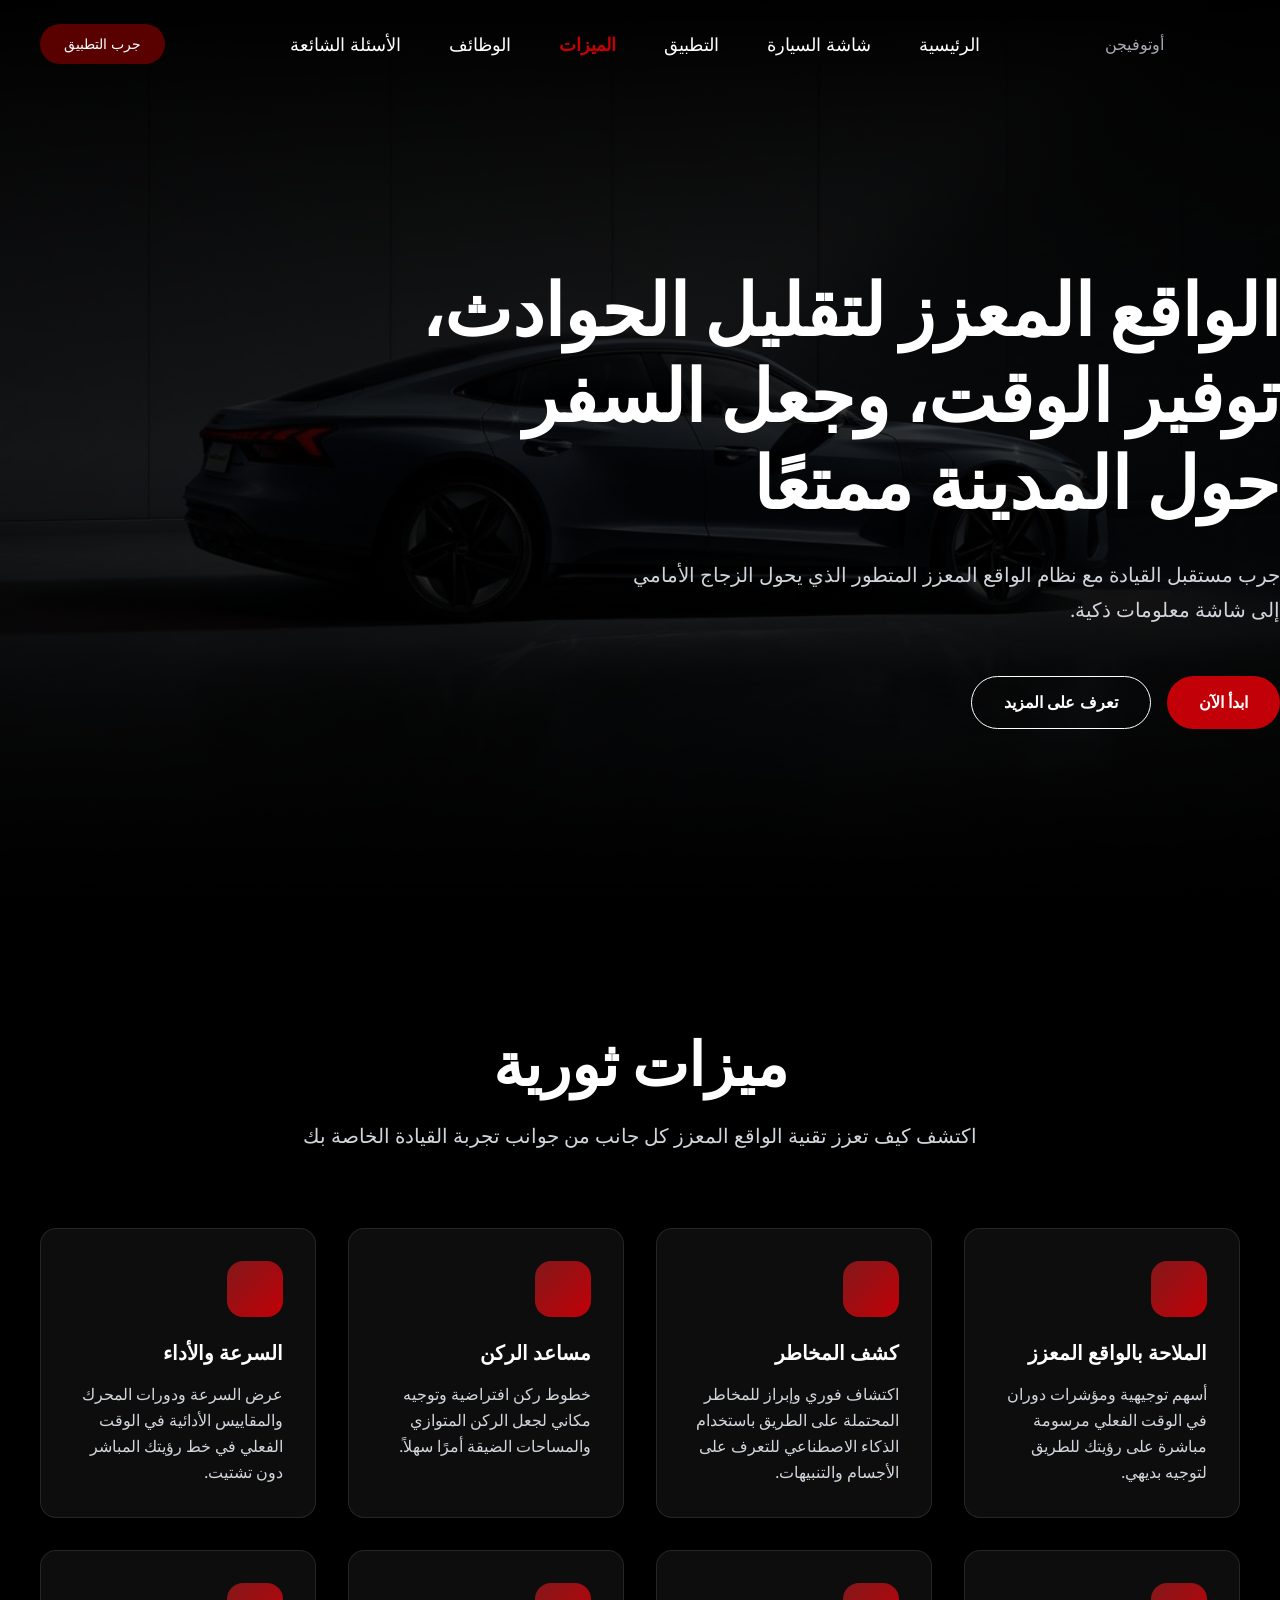
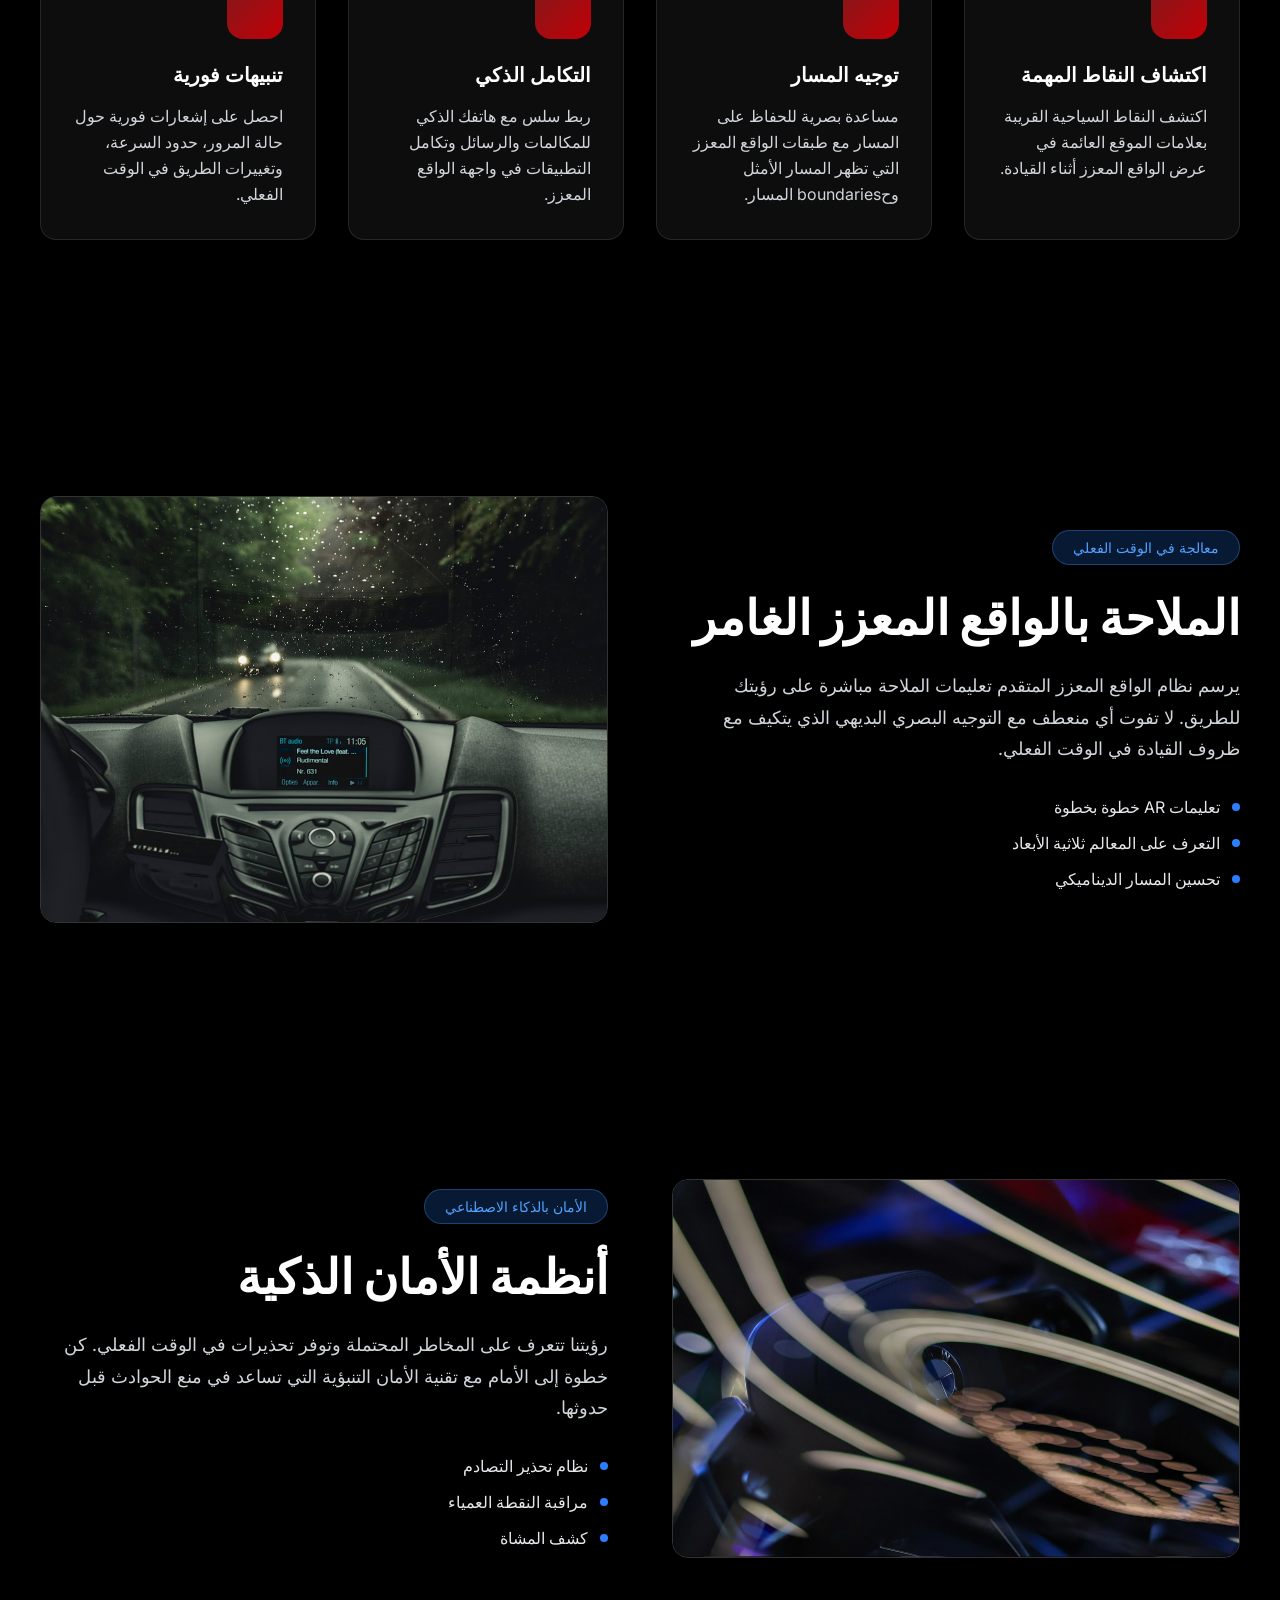
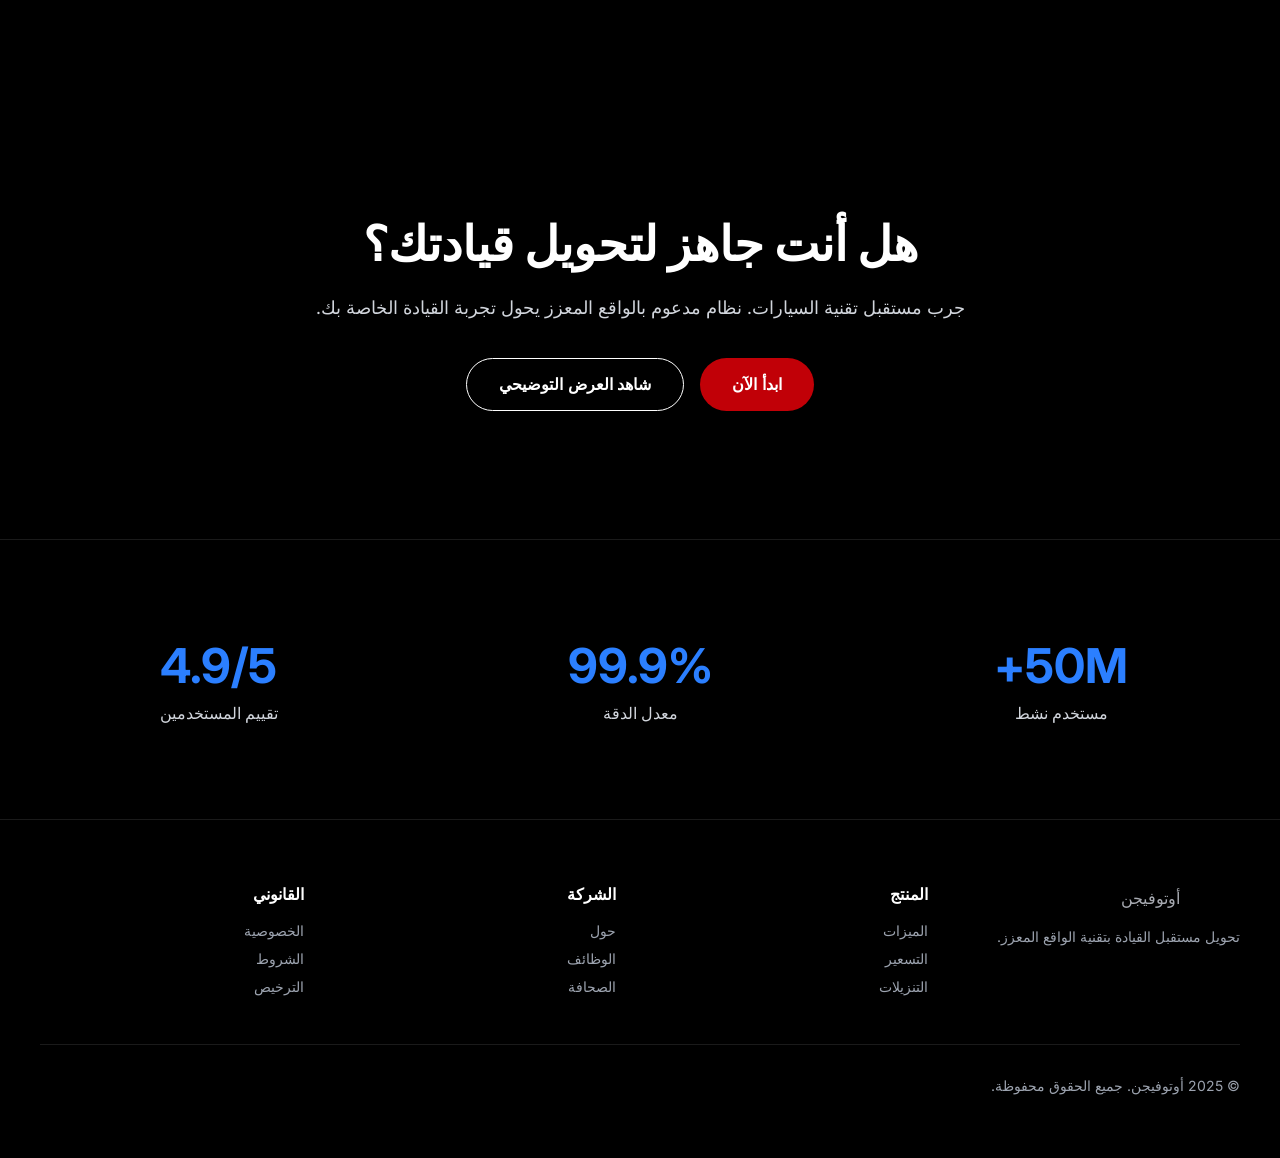
<file: featurear.html>
<!DOCTYPE html>
<html lang="ar" dir="rtl">
<head>
    <meta charset="UTF-8">
    <meta name="viewport" content="width=device-width, initial-scale=1.0">
    <title>أوتوفيجن - تقنية السيارات بالواقع المعزز</title>
    <link rel="stylesheet" href="feature.css">
    <link rel="preconnect" href="https://fonts.googleapis.com">
    <link rel="preconnect" href="https://fonts.gstatic.com" crossorigin>
    <link href="https://fonts.googleapis.com/css2?family=Inter:wght@400;500;600;700;800&family=Orbitron:wght@400;500;600;700&display=swap" rel="stylesheet">
</head>
<body>
    <!-- Header Navigation -->
    <header id="header">
        <nav class="nav-container">
            <!-- Logo -->
            <div class="logo-wrapper">
                <div class="logo-svg">
                    <!-- SVG remains the same -->
                </div>
                <span class="logo-text">أوتوفيجن</span>
            </div>

            <!-- Desktop Navigation -->
            <div class="nav-links desktop-nav">
                <a href="#home" class="nav-link">الرئيسية</a>
                <a href="#carscreen" class="nav-link">شاشة السيارة</a>
                <a href="app.html" class="nav-link">التطبيق</a>
                <a class="feat" href="#features" class="nav-link">الميزات</a>
                <a href="#career" class="nav-link">الوظائف</a>
                <a href="#faq" class="nav-link">الأسئلة الشائعة</a>
            </div>

            <!-- Try App Button -->
            <div class="desktop-nav">
                <button class="btn-try-app">جرب التطبيق</button>
            </div>

            <!-- Mobile Menu Button -->
            <button id="mobile-menu-btn" class="mobile-menu-btn" aria-label="قائمة التنقل">
                <span class="hamburger-line line1"></span>
                <span class="hamburger-line line2"></span>
                <span class="hamburger-line line3"></span>
            </button>
        </nav>

        <!-- Mobile Menu -->
        <div id="mobile-menu" class="mobile-menu">
            <div class="mobile-menu-content">
                <a href="#home" class="mobile-nav-link">الرئيسية</a>
                <a href="#carscreen" class="mobile-nav-link">شاشة السيارة</a>
                <a href="#application" class="mobile-nav-link">التطبيق</a>
                <a href="#faq" class="mobile-nav-link">الأسئلة الشائعة</a>
                <button class="btn-try-app">جرب التطبيق</button>
            </div>
        </div>
    </header>

    <!-- Hero Section -->
    <section id="home" class="hero-section">
        <div class="hero-overlay"></div>
        <div class="hero-bg">
            <img src="image 17.svg" alt="سيارة فاخرة" class="hero-image">
        </div>
        
        <div class="container hero-content">
            <div class="hero-text">
                <h1 class="hero-title">الواقع المعزز لتقليل الحوادث، توفير الوقت، وجعل السفر حول المدينة ممتعًا</h1>
                <p class="hero-description">
                    جرب مستقبل القيادة مع نظام الواقع المعزز المتطور الذي يحول الزجاج الأمامي إلى شاشة معلومات ذكية.
                </p>
                <div class="hero-buttons">
                    <button class="btn-primary">ابدأ الآن</button>
                    <button class="btn-secondary">تعرف على المزيد</button>
                </div>
            </div>
        </div>
    </section>

    <!-- Revolutionary Features Section -->
    <section class="features-section">
        <div class="container">
            <div class="section-header">
                <h2 class="section-title">ميزات ثورية</h2>
                <p class="section-description">
                    اكتشف كيف تعزز تقنية الواقع المعزز كل جانب من جوانب تجربة القيادة الخاصة بك
                </p>
            </div>

            <!-- Features Grid -->
            <div class="features-grid">
                <!-- Feature 1 - AR Navigation -->
                <div class="feature-card">
                    <div class="feature-icon">
                        <!-- SVG remains the same -->
                    </div>
                    <h3 class="feature-title">الملاحة بالواقع المعزز</h3>
                    <p class="feature-description">
                        أسهم توجيهية ومؤشرات دوران في الوقت الفعلي مرسومة مباشرة على رؤيتك للطريق لتوجيه بديهي.
                    </p>
                </div>

                <!-- Feature 2 - Hazard Detection -->
                <div class="feature-card">
                    <div class="feature-icon">
                        <!-- SVG remains the same -->
                    </div>
                    <h3 class="feature-title">كشف المخاطر</h3>
                    <p class="feature-description">
                        اكتشاف فوري وإبراز للمخاطر المحتملة على الطريق باستخدام الذكاء الاصطناعي للتعرف على الأجسام والتنبيهات.
                    </p>
                </div>

                <!-- Feature 3 - Parking Assist -->
                <div class="feature-card">
                    <div class="feature-icon">
                        <!-- SVG remains the same -->
                    </div>
                    <h3 class="feature-title">مساعد الركن</h3>
                    <p class="feature-description">
                        خطوط ركن افتراضية وتوجيه مكاني لجعل الركن المتوازي والمساحات الضيقة أمرًا سهلاً.
                    </p>
                </div>

                <!-- Feature 4 - Speed & Performance -->
                <div class="feature-card">
                    <div class="feature-icon">
                        <!-- SVG remains the same -->
                    </div>
                    <h3 class="feature-title">السرعة والأداء</h3>
                    <p class="feature-description">
                        عرض السرعة ودورات المحرك والمقاييس الأدائية في الوقت الفعلي في خط رؤيتك المباشر دون تشتيت.
                    </p>
                </div>

                <!-- Feature 5 - POI Discovery -->
                <div class="feature-card">
                    <div class="feature-icon">
                        <!-- SVG remains the same -->
                    </div>
                    <h3 class="feature-title">اكتشاف النقاط المهمة</h3>
                    <p class="feature-description">
                        اكتشف النقاط السياحية القريبة بعلامات الموقع العائمة في عرض الواقع المعزز أثناء القيادة.
                    </p>
                </div>

                <!-- Feature 6 - Lane Guidance -->
                <div class="feature-card">
                    <div class="feature-icon">
                        <!-- SVG remains the same -->
                    </div>
                    <h3 class="feature-title">توجيه المسار</h3>
                    <p class="feature-description">
                        مساعدة بصرية للحفاظ على المسار مع طبقات الواقع المعزز التي تظهر المسار الأمثل وحboundaries المسار.
                    </p>
                </div>

                <!-- Feature 7 - Smart Integration -->
                <div class="feature-card">
                    <div class="feature-icon">
                        <!-- SVG remains the same -->
                    </div>
                    <h3 class="feature-title">التكامل الذكي</h3>
                    <p class="feature-description">
                        ربط سلس مع هاتفك الذكي للمكالمات والرسائل وتكامل التطبيقات في واجهة الواقع المعزز.
                    </p>
                </div>

                <!-- Feature 8 - Instant Alerts -->
                <div class="feature-card">
                    <div class="feature-icon">
                        <!-- SVG remains the same -->
                    </div>
                    <h3 class="feature-title">تنبيهات فورية</h3>
                    <p class="feature-description">
                        احصل على إشعارات فورية حول حالة المرور، حدود السرعة، وتغييرات الطريق في الوقت الفعلي.
                    </p>
                </div>
            </div>
        </div>
    </section>

    <!-- Immersive AR Navigation Section -->
    <section id="carscreen" class="ar-navigation-section">
        <div class="container">
            <div class="two-column-layout">
                <!-- Content -->
                <div class="content-column">
                    <div class="badge">
                        <!-- SVG remains the same -->
                        <span class="badge-text">معالجة في الوقت الفعلي</span>
                    </div>

                    <h3 class="content-title">الملاحة بالواقع المعزز الغامر</h3>
                    <p class="content-description">
                        يرسم نظام الواقع المعزز المتقدم تعليمات الملاحة مباشرة على رؤيتك للطريق. لا تفوت أي منعطف مع التوجيه البصري البديهي الذي يتكيف مع ظروف القيادة في الوقت الفعلي.
                    </p>

                    <ul class="feature-list">
                        <li class="feature-list-item">
                            <div class="bullet-point"></div>
                            <span>تعليمات AR خطوة بخطوة</span>
                        </li>
                        <li class="feature-list-item">
                            <div class="bullet-point"></div>
                            <span>التعرف على المعالم ثلاثية الأبعاد</span>
                        </li>
                        <li class="feature-list-item">
                            <div class="bullet-point"></div>
                            <span>تحسين المسار الديناميكي</span>
                        </li>
                    </ul>
                </div>

                <!-- Image -->
                <div class="image-column">
                    <div class="image-wrapper">
                        <img src="ImageWithFallback.svg" alt="عرض الملاحة بالواقع المعزز" class="content-image">
                    </div>
                </div>
            </div>
        </div>
    </section>

    <!-- Intelligent Safety Systems Section -->
    <section id="application" class="safety-section">
        <div class="container">
            <div class="two-column-layout">
                <!-- Image -->
                <div class="image-column">
                    <div class="image-wrapper">
                        <img src="ImageWithFallback2.svg" alt="ميزات الأمان" class="content-image">
                    </div>
                </div>

                <!-- Content -->
                <div class="content-column">
                    <div class="badge">
                        <!-- SVG remains the same -->
                        <span class="badge-text">الأمان بالذكاء الاصطناعي</span>
                    </div>

                    <h3 class="content-title">أنظمة الأمان الذكية</h3>
                    <p class="content-description">
                        رؤيتنا تتعرف على المخاطر المحتملة وتوفر تحذيرات في الوقت الفعلي. كن خطوة إلى الأمام مع تقنية الأمان التنبؤية التي تساعد في منع الحوادث قبل حدوثها.
                    </p>

                    <ul class="feature-list">
                        <li class="feature-list-item">
                            <div class="bullet-point"></div>
                            <span>نظام تحذير التصادم</span>
                        </li>
                        <li class="feature-list-item">
                            <div class="bullet-point"></div>
                            <span>مراقبة النقطة العمياء</span>
                        </li>
                        <li class="feature-list-item">
                            <div class="bullet-point"></div>
                            <span>كشف المشاة</span>
                        </li>
                    </ul>
                </div>
            </div>
        </div>
    </section>

    <!-- CTA Section -->
    <section class="cta-section">
        <div class="container">
            <div class="cta-content">
                <h2 class="cta-title">هل أنت جاهز لتحويل قيادتك؟</h2>
                <p class="cta-description">
                    جرب مستقبل تقنية السيارات. نظام مدعوم بالواقع المعزز يحول تجربة القيادة الخاصة بك.
                </p>
                
                <div class="cta-buttons">
                    <button class="btn-primary">ابدأ الآن</button>
                    <button class="btn-secondary">شاهد العرض التوضيحي</button>
                </div>
            </div>
        </div>
    </section>

    <!-- Stats Section -->
    <section class="stats-section">
        <div class="container">
            <div class="stats-grid">
                <div class="stat-item">
                    <div class="stat-number">50M+</div>
                    <div class="stat-label">مستخدم نشط</div>
                </div>
                <div class="stat-item">
                    <div class="stat-number">99.9%</div>
                    <div class="stat-label">معدل الدقة</div>
                </div>
                <div class="stat-item">
                    <div class="stat-number">4.9/5</div>
                    <div class="stat-label">تقييم المستخدمين</div>
                </div>
            </div>
        </div>
    </section>

    <!-- Footer -->
    <footer id="faq" class="footer">
        <div class="container">
            <div class="footer-grid">
                <!-- Logo & Description -->
                <div class="footer-column">
                    <div class="footer-logo">
                        <div class="logo-svg">
                            <!-- SVG remains the same -->
                        </div>
                        <span class="logo-text">أوتوفيجن</span>
                    </div>
                    <p class="footer-description">
                        تحويل مستقبل القيادة بتقنية الواقع المعزز.
                    </p>
                </div>

                <!-- Product Links -->
                <div class="footer-column">
                    <h4 class="footer-heading">المنتج</h4>
                    <ul class="footer-links">
                        <li><a href="#" class="footer-link">الميزات</a></li>
                        <li><a href="#" class="footer-link">التسعير</a></li>
                        <li><a href="#" class="footer-link">التنزيلات</a></li>
                    </ul>
                </div>

                <!-- Company Links -->
                <div class="footer-column">
                    <h4 class="footer-heading">الشركة</h4>
                    <ul class="footer-links">
                        <li><a href="#" class="footer-link">حول</a></li>
                        <li><a href="#" class="footer-link">الوظائف</a></li>
                        <li><a href="#" class="footer-link">الصحافة</a></li>
                    </ul>
                </div>

                <!-- Legal Links -->
                <div class="footer-column">
                    <h4 class="footer-heading">القانوني</h4>
                    <ul class="footer-links">
                        <li><a href="#" class="footer-link">الخصوصية</a></li>
                        <li><a href="#" class="footer-link">الشروط</a></li>
                        <li><a href="#" class="footer-link">الترخيص</a></li>
                    </ul>
                </div>
            </div>

            <!-- Bottom Bar -->
            <div class="footer-bottom">
                <p class="footer-copyright">© 2025 أوتوفيجن. جميع الحقوق محفوظة.</p>
                
                <div class="social-links">
                    <!-- Social SVG icons remain the same -->
                </div>
            </div>
        </div>
    </footer>

    <script src="script.js"></script>
</body>
</html>
</file>
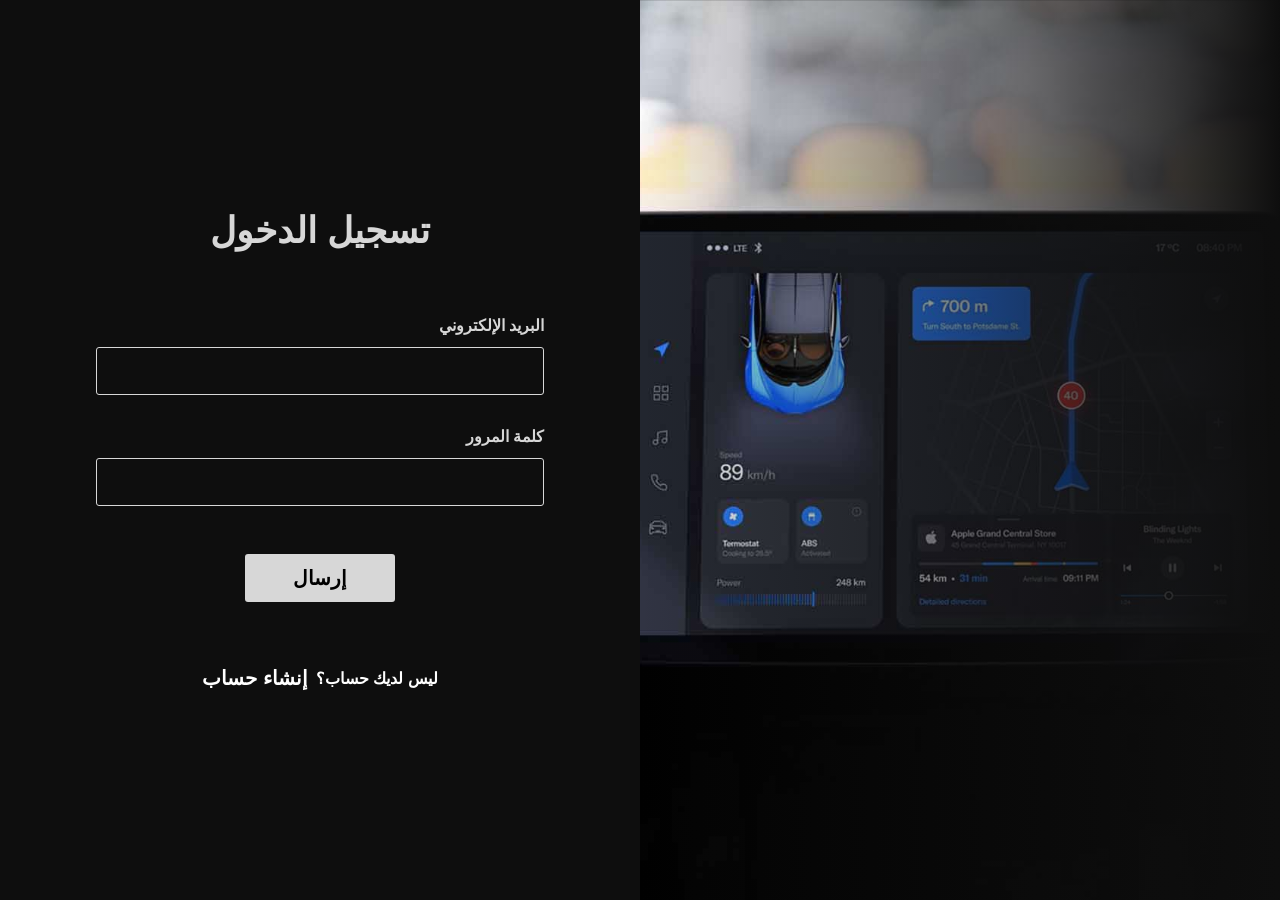
<file: loginar.html>
<!DOCTYPE html>
<html lang="ar">
<head>
    <meta charset="UTF-8">
    <meta name="viewport" content="width=device-width, initial-scale=1.0">
    <title>صفحة تسجيل الدخول</title>
    <link rel="stylesheet" href="login.css">
</head>
<body dir="rtl">
    <div class="container">
        <div class="image-section">
            <img src="image 22.svg" alt="لوحة قيادة السيارة" class="background-image">
            <div class="gradient-overlay"></div>
        </div>

        <div class="form-section">
            <div class="form-wrapper">
                <h1 class="title">تسجيل الدخول</h1>

                <form id="loginForm" class="login-form">
                    <div class="form-group">
                        <label for="email" class="form-label">البريد الإلكتروني</label>
                        <input 
                            type="email" 
                            id="email" 
                            class="form-input" 
                            required
                        >
                    </div>

                    <div class="form-group">
                        <label for="password" class="form-label">كلمة المرور</label>
                        <input 
                            type="password" 
                            id="password" 
                            class="form-input" 
                            required
                        >
                    </div>

                    <div class="button-wrapper">
                        <a href="Home.html"><button type="submit" class="submit-button">إرسال</button></a>
                    </div>
                </form>

                <div class="signup-section">
                    <p class="signup-text">ليس لديك حساب؟</p>
                    <button class="signup-link">إنشاء حساب</button>
                </div>
            </div>
        </div>
    </div>

    <script src="script.js"></script>
</body>
</html>
</file>
<file: login.css>
/* Reset and Base Styles */
* {
    margin: 0;
    padding: 0;
    box-sizing: border-box;
}

body {
    font-family: -apple-system, BlinkMacSystemFont, 'Segoe UI', 'Roboto', 'Oxygen',
        'Ubuntu', 'Cantarell', 'Fira Sans', 'Droid Sans', 'Helvetica Neue',
        sans-serif;
    -webkit-font-smoothing: antialiased;
    -moz-osx-font-smoothing: grayscale;
}

/* Container */
.container {
    min-height: 100vh;
    background-color: #0e0e0e;
    display: flex;
    flex-direction: column;
}

/* Image Section */
.image-section {
    position: relative;
    overflow: hidden;
    height: 16rem; /* 256px */
}

.background-image {
    position: absolute;
    inset: 0;
    width: 100%;
    height: 100%;
    object-fit: cover;
    object-position: center;
}

.gradient-overlay {
    position: absolute;
    inset: 0;
    background: linear-gradient(to bottom, transparent, rgba(14, 14, 14, 0.5));
}

/* Form Section */
.form-section {
    flex: 1;
    display: flex;
    align-items: center;
    justify-content: center;
    padding: 3rem 1.5rem;
}

.form-wrapper {
    width: 100%;
    max-width: 28rem; /* 448px */
}

.title {
    color: #d7d7d7;
    font-size: 1.875rem; /* 30px */
    font-weight: 600;
    text-align: center;
    margin-bottom: 3rem;
}

/* Form Styles */
.login-form {
    display: flex;
    flex-direction: column;
    gap: 2rem;
}

.form-group {
    display: flex;
    flex-direction: column;
}

.form-label {
    display: block;
    color: #d7d7d7;
    font-size: 0.875rem; /* 14px */
    font-weight: 600;
    margin-bottom: 0.75rem;
}

.form-input {
    width: 100%;
    height: 3rem; /* 48px */
    background-color: transparent;
    border: 1px solid #d7d7d7;
    border-radius: 3px;
    padding: 0 1rem;
    color: #d7d7d7;
    font-size: 1rem;
    transition: border-color 0.3s ease;
}

.form-input:focus {
    outline: none;
    border-color: white;
}

.button-wrapper {
    display: flex;
    justify-content: center;
    padding-top: 1rem;
}

.submit-button {
    background-color: #d7d7d7;
    color: black;
    font-weight: bold;
    font-size: 1.125rem; /* 18px */
    padding: 0.75rem 3rem;
    border-radius: 3px;
    border: none;
    cursor: pointer;
    transition: background-color 0.3s ease;
}

.submit-button:hover {
    background-color: white;
}

/* Sign Up Section */
.signup-section {
    display: flex;
    flex-wrap: wrap;
    align-items: center;
    justify-content: center;
    gap: 0.5rem;
    margin-top: 3rem;
    text-align: center;
}

.signup-text {
    color: white;
    font-size: 0.875rem; /* 14px */
    font-weight: 600;
}

.signup-link {
    color: white;
    font-size: 1.125rem; /* 18px */
    font-weight: 600;
    background: none;
    border: none;
    cursor: pointer;
    text-decoration: none;
    transition: text-decoration 0.3s ease;
}

.signup-link:hover {
    text-decoration: underline;
}

/* Tablet and Desktop Styles */
@media (min-width: 1024px) {
    .container {
        flex-direction: row;
    }

    .image-section {
        width: 50%;
        height: 100vh;
    }

    .gradient-overlay {
        background: linear-gradient(to right, transparent, rgba(14, 14, 14, 0.5), #0e0e0e);
    }

    .form-section {
        padding: 3rem;
    }

    .title {
        font-size: 2.25rem; /* 36px */
        margin-bottom: 4rem;
    }

    .form-label {
        font-size: 1rem; /* 16px */
    }

    .submit-button {
        font-size: 1.25rem; /* 20px */
    }

    .signup-text {
        font-size: 1rem; /* 16px */
    }

    .signup-link {
        font-size: 1.25rem; /* 20px */
    }

    .signup-section {
        margin-top: 4rem;
    }
}

/* Medium screens */
@media (min-width: 768px) and (max-width: 1023px) {
    .image-section {
        height: 20rem; /* 320px */
    }

    .title {
        font-size: 2rem;
    }
}
</file>
<file: carscreen.css>
/* ==================== */
/* CSS Reset & Variables */
/* ==================== */

* {
    margin: 0;
    padding: 0;
    box-sizing: border-box;
}
:root {
    --primary-red: #c10007;
    --dark-red: #590000;
    --light-red: #82181a;
    --primary-blue: #2b7fff;
    --light-blue: #51a2ff;
    --text-gray: #d1d5dc;
    --light-gray: #e5e7eb;
    --gray-400: #9ca3af;
    --dark-gray: #a8abb2;
}

:root {
    --color-bg-dark: #0b0b0b;
    --color-bg-red: #590000;
    --color-text-white: #ffffff;
    --color-text-gray: #a8abb2;
    --color-text-rose: #af6262;
    --color-overlay: rgba(217, 217, 217, 0.34);
    --color-overlay-dark: rgba(217, 217, 217, 0.52);
}

html {
    scroll-behavior: smooth;
}

body {
    font-family: 'Gotham', -apple-system, BlinkMacSystemFont, 'Segoe UI', Roboto, sans-serif;
    background-color: var(--color-bg-dark);
    color: var(--color-text-white);
    line-height: 1.6;
    overflow-x: hidden;
}

img {
    max-width: 100%;
    height: auto;
}

button {
    font-family: inherit;
}

/* ==================== */
/* Page Container */
/* ==================== */

.page-container {
    width: 100%;
    min-height: 100vh;
    position: relative;
}

/* ==================== */
/* Hero Section */
/* ==================== */

.hero-section {
    position: relative;
    width: 100%;
    min-height: 100vh;
    overflow: hidden;
}

.hero-background {
    position: absolute;
    top: 0;
    left: 0;
    width: 100%;
    height: 100%;
    z-index: 0;
}

.hero-bg-image {
    width: 100%;
    height: 100%;
    object-fit: cover;
}

/* ==================== */
/* Header */
/* ==================== */

header {
    position: fixed;
    top: 0;
    left: 0;
    right: 0;
    z-index: 1000;
    transition: all 0.3s ease;
}

header.scrolled {
    background-color: rgba(0, 0, 0, 0.9);
    backdrop-filter: blur(12px);
}

.nav-container {
    display: flex;
    align-items: center;
    justify-content: space-between;
    padding: 1rem;
    max-width: 1280px;
    margin: 0 auto;
}

@media (min-width: 640px) {
    .nav-container {
        padding: 1.5rem;
    }
}

@media (min-width: 1024px) {
    .nav-container {
        padding: 1.5rem 2.5rem;
    }
}

/* Logo */
.logo-wrapper {
    display: flex;
    align-items: center;
    gap: 0.75rem;
}

.logo-svg {
    width: 3rem;
    height: 1.75rem;
}

@media (min-width: 640px) {
    .logo-svg {
        width: 4rem;
        height: 2.25rem;
    }
}

.logo-svg svg {
    width: 100%;
    height: 100%;
}

.logo-text {
    color: var(--dark-gray);
    font-size: 0.875rem;
    font-family: 'Gotham', Arial, sans-serif;
}

@media (min-width: 640px) {
    .logo-text {
        font-size: 1rem;
    }
}

/* Desktop Navigation */
.desktop-nav {
    display: none;
}

@media (min-width: 1024px) {
    .desktop-nav {
        display: block;
    }
}

.nav-links {
    display: flex;
    align-items: center;
    gap: 2rem;
}

@media (min-width: 1280px) {
    .nav-links {
        gap: 3rem;
    }
}

.nav-link {
    color: #fff;
    text-decoration: none;
    font-family: 'Orbitron', sans-serif;
    font-size: 1.125rem;
    transition: color 0.3s ease;
}

.nav-link:hover {
    color: var(--primary-red);
}

/* Try App Button */
.btn-try-app {
    background-color: var(--dark-red);
    color: #fff;
    padding: 0.75rem 1.5rem;
    border-radius: 9999px;
    border: none;
    font-size: 0.875rem;
    font-family: 'Gotham', Arial, sans-serif;
    cursor: pointer;
    transition: all 0.3s ease;
}

.btn-try-app:hover {
    background-color: var(--primary-red);
}

/* Mobile Menu Button */
.mobile-menu-btn {
    display: flex;
    flex-direction: column;
    align-items: center;
    justify-content: center;
    gap: 0.375rem;
    width: 2.5rem;
    height: 2.5rem;
    background: none;
    border: none;
    cursor: pointer;
}

@media (min-width: 1024px) {
    .mobile-menu-btn {
        display: none;
    }
}

.hamburger-line {
    width: 1.5rem;
    height: 2px;
    background-color: #fff;
    transition: all 0.3s ease;
}

.mobile-menu-btn.active .line1 {
    transform: rotate(45deg) translateY(8px);
}

.mobile-menu-btn.active .line2 {
    opacity: 0;
}

.mobile-menu-btn.active .line3 {
    transform: rotate(-45deg) translateY(-8px);
}

/* Mobile Menu */
.mobile-menu {
    max-height: 0;
    overflow: hidden;
    transition: max-height 0.3s ease;
    background-color: rgba(0, 0, 0, 0.95);
    backdrop-filter: blur(12px);
}

@media (min-width: 1024px) {
    .mobile-menu {
        display: none;
    }
}

.mobile-menu.active {
    max-height: 24rem;
}

.mobile-menu-content {
    padding: 1.5rem 1rem;
    display: flex;
    flex-direction: column;
    gap: 1rem;
}

.mobile-nav-link {
    color: #fff;
    text-decoration: none;
    font-family: 'Orbitron', sans-serif;
    font-size: 1.125rem;
    padding: 0.5rem 0;
    transition: color 0.3s ease;
}

.mobile-nav-link:hover {
    color: var(--primary-red);
}

.mobile-menu-content .btn-try-app {
    margin-top: 0.5rem;
}

/* ==================== */
/* Hero Content */
/* ==================== */

.hero-content {
    position: relative;
    z-index: 10;
    display: grid;
    grid-template-columns: 1fr 1fr;
    padding: 150px 45px 120px;
    gap: 80px;
    align-items: start;
    max-width: 1400px;
    margin: 0 auto;
}

.hero-left {
    position: relative;
}

.hero-title {
    font-size: 40px;
    line-height: 1.35;
    margin-bottom: 30px;
    font-weight: 400;
}

.hero-tags {
    display: flex;
    gap: 21px;
    margin-bottom: 40px;
    flex-wrap: wrap;
}

.hero-tags span {
    font-size: 15px;
    color: var(--color-text-rose);
}

.hero-description {
    font-size: 16px;
    line-height: 1.6;
    margin-bottom: 80px;
    color: var(--color-text-white);
}

/* ==================== */
/* Road Markers */
/* ==================== */

.road-markers {
    position: absolute;
    bottom: -100px;
    left: 50%;
    transform: translateX(-50%);
    width: 200px;
    height: 300px;
}

.marker {
    position: absolute;
    left: 50%;
    transform: translateX(-50%);
}

.marker-1 {
    bottom: 0;
    width: 165px;
    height: 48px;
}

.marker-2 {
    bottom: 60px;
    width: 119px;
    height: 43px;
}

.marker-3 {
    bottom: 110px;
    width: 110px;
    height: 25px;
}

.marker-4 {
    bottom: 140px;
    width: 87px;
    height: 14px;
}

/* ==================== */
/* AR Dashboard */
/* ==================== */

.ar-dashboard {
    position: relative;
    background: var(--color-overlay);
    border-radius: 20px;
    padding: 45px 35px;
    backdrop-filter: blur(10px);
    max-width: 500px;
}

.dashboard-time {
    background: var(--color-overlay);
    border-radius: 7px;
    padding: 8px 20px;
    display: inline-block;
    margin-bottom: 25px;
}

.dashboard-time span {
    font-size: 15px;
    color: var(--color-text-white);
}

.nav-info {
    display: flex;
    align-items: center;
    gap: 15px;
    margin-bottom: 35px;
}

.nav-icon {
    width: 22px;
    height: 25px;
    flex-shrink: 0;
}

.nav-details {
    display: flex;
    flex-direction: column;
}

.nav-distance {
    font-size: 16px;
    font-weight: 500;
    color: var(--color-text-white);
}

.nav-location {
    font-size: 11px;
    color: var(--color-text-white);
}

.map-preview {
    position: relative;
    background: var(--color-overlay);
    border-radius: 9px;
    overflow: hidden;
    height: 150px;
    margin-bottom: 35px;
}

.map-image {
    width: 100%;
    height: 100%;
    object-fit: cover;
}

.map-icon {
    position: absolute;
    left: 50%;
    top: 50%;
    transform: translate(-50%, -50%);
    width: 24px;
    height: 33px;
}

.speed-info {
    display: flex;
    justify-content: space-between;
    align-items: flex-start;
    margin-bottom: 25px;
}

.speed-display {
    display: flex;
    flex-direction: column;
    gap: 5px;
}

.speed-value {
    font-size: 18px;
    font-weight: 400;
    color: var(--color-text-white);
    margin-bottom: 5px;
}

.speed-mode {
    font-size: 13px;
    color: var(--color-text-white);
}

.battery-icon {
    width: 20px;
    height: 18px;
}

.address-info {
    position: relative;
    display: flex;
    align-items: center;
    gap: 15px;
    background: var(--color-overlay);
    border-radius: 28px;
    padding: 12px 15px;
}

.address-icon {
    width: 14px;
    height: 18px;
    flex-shrink: 0;
}

.address-text {
    font-size: 11px;
    color: var(--color-text-white);
    flex: 1;
}

.control-btn {
    width: 35px;
    height: 35px;
    border-radius: 13.5px;
    border: none;
    cursor: pointer;
    display: flex;
    align-items: center;
    justify-content: center;
    transition: transform 0.2s ease;
    flex-shrink: 0;
}

.control-btn:hover {
    transform: scale(1.1);
}

.mic-btn {
    background: var(--color-overlay-dark);
}

.settings-btn {
    background: var(--color-bg-red);
}

.control-btn svg {
    width: 60%;
    height: 60%;
}

/* ==================== */
/* Section Title */
/* ==================== */

.section-title {
    font-family: 'Inter', sans-serif;
    font-size: 32px;
    font-weight: 400;
    text-align: center;
    color: var(--color-text-white);
    padding: 100px 20px 80px;
}

/* ==================== */
/* Feature Section */
/* ==================== */

.feature-section {
    position: relative;
    padding: 80px 45px;
    overflow: hidden;
}

.feature-content {
    display: grid;
    grid-template-columns: 1fr 1fr;
    gap: 80px;
    align-items: center;
    position: relative;
    z-index: 10;
    max-width: 1400px;
    margin: 0 auto;
}

.feature-section-reverse .feature-content {
    direction: rtl;
}

.feature-section-reverse .feature-text {
    direction: ltr;
}

.feature-text {
    font-family: 'Inter', sans-serif;
    font-size: 25px;
    line-height: 1.6;
    color: var(--color-text-white);
}

.feature-image {
    border-radius: 5px;
    overflow: hidden;
    box-shadow: 0 10px 40px rgba(0, 0, 0, 0.5);
}

.feature-image img {
    width: 100%;
    height: 280px;
    object-fit: cover;
    border-radius: 5px;
    display: block;
}

/* ==================== */
/* Background Shapes */
/* ==================== */

.bg-shapes {
    position: absolute;
    inset: 0;
    z-index: 0;
    pointer-events: none;
    overflow: hidden;
}

.bg-road-image {
    position: absolute;
    top: 0;
    left: 0;
    width: 100%;
    height: 100%;
    opacity: 0.3;
}

.bg-road-image img {
    width: 100%;
    height: 100%;
    object-fit: cover;
    transform: scaleY(-1);
}

/* ==================== */
/* RESPONSIVE DESIGN */
/* ==================== */

/* Tablet Landscape (max-width: 1024px) */
@media (max-width: 1024px) {
    .header {
        padding: 25px 35px;
    }

    .header-content {
        gap: 25px;
    }

    .nav-menu {
        gap: 35px;
    }

    .nav-menu a {
        font-size: 16px;
    }

    .hero-content {
        padding: 60px 35px 100px;
        gap: 60px;
    }

    .hero-title {
        font-size: 36px;
    }

    .feature-section {
        padding: 60px 35px;
    }

    .feature-content {
        gap: 60px;
    }

    .feature-text {
        font-size: 22px;
    }

    .section-title {
        font-size: 28px;
        padding: 80px 20px 60px;
    }
}

/* Tablet Portrait (max-width: 768px) */
@media (max-width: 768px) {
    .header {
        padding: 20px 25px;
    }

    .header-content {
        flex-direction: column;
        align-items: flex-start;
        gap: 20px;
    }

    .nav-menu {
        width: 100%;
        flex-wrap: wrap;
        gap: 20px;
    }

    .nav-menu a {
        font-size: 15px;
    }

    .header-actions {
        width: 100%;
        justify-content: space-between;
    }

    .hero-content {
        grid-template-columns: 1fr;
        padding: 40px 25px 80px;
        gap: 50px;
    }

    .hero-title {
        font-size: 30px;
    }

    .hero-description {
        font-size: 15px;
        margin-bottom: 60px;
    }

    .ar-dashboard {
        max-width: 100%;
    }

    .road-markers {
        display: none;
    }

    .section-title {
        font-size: 26px;
        padding: 60px 20px 40px;
    }

    .feature-section {
        padding: 50px 25px;
    }

    .feature-content {
        grid-template-columns: 1fr;
        gap: 40px;
    }

    .feature-section-reverse .feature-content {
        direction: ltr;
    }

    .feature-text {
        font-size: 20px;
        text-align: center;
    }

    .feature-image {
        max-width: 600px;
        margin: 0 auto;
    }

    .bg-shapes {
        display: none;
    }
}

/* Mobile (max-width: 480px) */
@media (max-width: 480px) {
    .header {
        padding: 15px 20px;
    }

    .header-content {
        gap: 15px;
    }

    .logo-icon {
        width: 60px;
        height: 35px;
    }

    .logo-text {
        font-size: 14px;
    }

    .nav-menu {
        gap: 15px;
    }

    .nav-menu a {
        font-size: 13px;
    }

    .register-link {
        font-size: 14px;
    }

    .try-app-btn {
        font-size: 13px;
        padding: 10px 22px;
    }

    .hero-content {
        padding: 30px 20px 60px;
        gap: 40px;
    }

    .hero-title {
        font-size: 24px;
        margin-bottom: 20px;
    }

    .hero-tags {
        gap: 12px;
        margin-bottom: 25px;
    }

    .hero-tags span {
        font-size: 13px;
    }

    .hero-description {
        font-size: 14px;
        margin-bottom: 40px;
    }

    .ar-dashboard {
        padding: 30px 25px;
    }

    .dashboard-time {
        padding: 6px 15px;
        margin-bottom: 20px;
    }

    .dashboard-time span {
        font-size: 13px;
    }

    .nav-info {
        margin-bottom: 25px;
    }

    .nav-icon {
        width: 18px;
        height: 22px;
    }

    .nav-distance {
        font-size: 14px;
    }

    .nav-location {
        font-size: 10px;
    }

    .map-preview {
        height: 130px;
        margin-bottom: 25px;
    }

    .map-icon {
        width: 20px;
        height: 28px;
    }

    .speed-info {
        margin-bottom: 20px;
    }

    .speed-value {
        font-size: 16px;
    }

    .speed-mode {
        font-size: 11px;
    }

    .battery-icon {
        width: 18px;
        height: 16px;
    }

    .address-info {
        padding: 10px 12px;
        gap: 10px;
    }

    .address-icon {
        width: 12px;
        height: 16px;
    }

    .address-text {
        font-size: 10px;
    }

    .control-btn {
        width: 32px;
        height: 32px;
    }

    .section-title {
        font-size: 22px;
        padding: 50px 20px 35px;
    }

    .feature-section {
        padding: 40px 20px;
    }

    .feature-content {
        gap: 30px;
    }

    .feature-text {
        font-size: 17px;
    }

    .feature-image img {
        height: 220px;
    }
}

/* Extra Small Mobile (max-width: 360px) */
@media (max-width: 360px) {
    .header {
        padding: 12px 15px;
    }

    .logo-icon {
        width: 55px;
        height: 32px;
    }

    .logo-text {
        font-size: 13px;
    }

    .nav-menu {
        gap: 12px;
    }

    .nav-menu a {
        font-size: 12px;
    }

    .register-link {
        font-size: 13px;
    }

    .try-app-btn {
        font-size: 12px;
        padding: 8px 18px;
    }

    .hero-content {
        padding: 25px 15px 50px;
    }

    .hero-title {
        font-size: 20px;
    }

    .hero-tags span {
        font-size: 12px;
    }

    .hero-description {
        font-size: 13px;
    }

    .ar-dashboard {
        padding: 25px 20px;
    }

    .section-title {
        font-size: 20px;
        padding: 40px 15px 30px;
    }

    .feature-section {
        padding: 35px 15px;
    }

    .feature-text {
        font-size: 15px;
    }

    .feature-image img {
        height: 200px;
    }
}

/* Large Desktop (min-width: 1441px) */
@media (min-width: 1441px) {
    .hero-content,
    .feature-content {
        max-width: 1600px;
    }
}
.faq-section {
    width: 100%;
    padding: 4rem 1rem;
}

@media (min-width: 768px) {
    .faq-section {
        padding: 6rem 2.5rem;
    }
}

.faq-header {
    text-align: center;
    margin-bottom: 3rem;
}

@media (min-width: 768px) {
    .faq-header {
        margin-bottom: 4rem;
    }
}

.faq-main-title {
    font-family: 'Inter', sans-serif;
    font-weight: 500;
    color: white;
    font-size: 1.875rem;
    margin-bottom: 1rem;
}

@media (min-width: 768px) {
    .faq-main-title {
        font-size: 2.25rem;
    }
}

@media (min-width: 1024px) {
    .faq-main-title {
        font-size: 3rem;
    }
}

.faq-subtitle {
    font-family: 'Inter', sans-serif;
    color: white;
    font-size: 1.125rem;
    opacity: 0.9;
}

@media (min-width: 768px) {
    .faq-subtitle {
        font-size: 1.25rem;
    }
}

.faq-layout {
    display: grid;
    grid-template-columns: 1fr;
    gap: 2rem;
}

@media (min-width: 1024px) {
    .faq-layout {
        grid-template-columns: 7fr 5fr;
    }
}

/* FAQ Items */
.faq-items {
    display: flex;
    flex-direction: column;
    gap: 1rem;
}

.faq-item {
    border-radius: 0.5rem;
    overflow: hidden;
    background-color: #131313;
}

.faq-item.active {
    background-color: rgba(28, 28, 28, 0.5);
}

.faq-question-btn {
    width: 100%;
    display: flex;
    align-items: center;
    justify-content: space-between;
    padding: 1.25rem 1.5rem;
    text-align: left;
    background: none;
    border: none;
    cursor: pointer;
}

.faq-question {
    font-family: 'Inter', sans-serif;
    font-weight: 500;
    color: white;
    font-size: 1rem;
    padding-right: 1rem;
}

@media (min-width: 768px) {
    .faq-question {
        font-size: 1.125rem;
    }
}

.faq-icon {
    flex-shrink: 0;
}

.faq-answer {
    padding: 0 1.5rem 1.25rem;
}

.faq-answer p {
    font-family: 'Inter', sans-serif;
    color: white;
    font-size: 0.875rem;
    line-height: 1.5;
    opacity: 0.9;
}

@media (min-width: 768px) {
    .faq-answer p {
        font-size: 1rem;
    }
}

/* Contact Cards */
.contact-cards {
    display: flex;
    flex-direction: column;
    gap: 1.5rem;
}

.contact-card-primary {
    background-color: #590000;
    border-radius: 0.5rem;
    padding: 1.5rem;
}

.contact-card-title {
    font-family: 'Inter', sans-serif;
    font-weight: 500;
    color: white;
    font-size: 1.25rem;
    margin-bottom: 0.75rem;
}

@media (min-width: 768px) {
    .contact-card-title {
        font-size: 1.5rem;
    }
}

.contact-card-text {
    font-family: 'Inter', sans-serif;
    color: rgba(255, 255, 255, 0.9);
    font-size: 0.875rem;
    margin-bottom: 1.5rem;
}

@media (min-width: 768px) {
    .contact-card-text {
        font-size: 1rem;
    }
}

.contact-btn {
    width: 100%;
    background-color: white;
    color: #e7000b;
    padding: 0.75rem 1.5rem;
    border-radius: 4px;
    font-family: 'Inter', sans-serif;
    font-weight: 500;
    font-size: 1rem;
    border: none;
    cursor: pointer;
    transition: background-color 0.3s;
}

.contact-btn:hover {
    background-color: #f3f4f6;
}

.contact-card-secondary {
    background-color: #131313;
    border: 1px solid #1e2939;
    border-radius: 0.5rem;
    padding: 1.5rem;
    display: flex;
    flex-direction: column;
    gap: 1rem;
}

.contact-item {
    display: flex;
    align-items: center;
    gap: 0.75rem;
}

.contact-icon {
    flex-shrink: 0;
    width: 1.25rem;
    height: 1.25rem;
}

.contact-info {
    flex: 1;
}

.contact-label {
    font-family: 'Inter', sans-serif;
    color: #99a1af;
    font-size: 0.75rem;
}

@media (min-width: 768px) {
    .contact-label {
        font-size: 0.875rem;
    }
}

.contact-value {
    font-family: 'Inter', sans-serif;
    color: white;
    font-size: 0.875rem;
}

@media (min-width: 768px) {
    .contact-value {
        font-size: 1rem;
    }
}

/* CTA Section */
.cta-section {
    margin-top: 3rem;
    background-color: #131313;
    border-radius: 0.5rem;
    padding: 2rem;
    text-align: center;
}

@media (min-width: 768px) {
    .cta-section {
        margin-top: 4rem;
        padding: 3rem;
    }
}

.cta-title {
    font-family: 'Inter', sans-serif;
    font-weight: 500;
    color: white;
    font-size: 1.5rem;
    margin-bottom: 1rem;
}

@media (min-width: 768px) {
    .cta-title {
        font-size: 1.875rem;
    }
}

.cta-description {
    font-family: 'Inter', sans-serif;
    color: #99a1af;
    font-size: 1rem;
    margin-bottom: 2rem;
    max-width: 42rem;
    margin-left: auto;
    margin-right: auto;
}

@media (min-width: 768px) {
    .cta-description {
        font-size: 1.125rem;
    }
}

.cta-btn {
    background-color: #590000;
    color: white;
    padding: 1rem 2rem;
    border-radius: 4px;
    font-family: 'Inter', sans-serif;
    font-weight: 500;
    font-size: 1.125rem;
    border: none;
    cursor: pointer;
    transition: background-color 0.3s;
}

.cta-btn:hover {
    background-color: #700000;
}

/* Footer */
.footer {
    width: 100%;
    background-color: #09090b;
    border-top: 1px solid #27272a;
    padding: 3rem 1rem;
}

@media (min-width: 768px) {
    .footer {
        padding: 4rem 2.5rem;
    }
}

.footer-grid {
    display: grid;
    grid-template-columns: 1fr;
    gap: 2rem;
    margin-bottom: 2rem;
}

@media (min-width: 640px) {
    .footer-grid {
        grid-template-columns: repeat(2, 1fr);
    }
}

@media (min-width: 1024px) {
    .footer-grid {
        grid-template-columns: repeat(4, 1fr);
    }
}

.footer-column {
    display: flex;
    flex-direction: column;
}

.footer-logo {
    display: flex;
    align-items: center;
    gap: 0.75rem;
    margin-bottom: 1rem;
}

.footer-logo .logo-icon {
    width: 3rem;
}

.footer-description {
    font-family: 'Inter', sans-serif;
    color: #9f9fa9;
    font-size: 0.875rem;
    line-height: 1.5;
}

.footer-heading {
    font-family: 'Inter', sans-serif;
    font-weight: 600;
    color: white;
    font-size: 1.125rem;
    margin-bottom: 1rem;
}

.footer-links {
    list-style: none;
    display: flex;
    flex-direction: column;
    gap: 0.5rem;
}

.footer-links a {
    font-family: 'Inter', sans-serif;
    color: #9f9fa9;
    font-size: 0.875rem;
    text-decoration: none;
    transition: color 0.3s;
}

.footer-links a:hover {
    color: white;
}

.footer-bottom {
    border-top: 1px solid #27272a;
    padding-top: 2rem;
    display: flex;
    flex-direction: column;
    align-items: center;
    justify-content: space-between;
    gap: 1rem;
}

@media (min-width: 640px) {
    .footer-bottom {
        flex-direction: row;
    }
}

.footer-copyright {
    font-family: 'Inter', sans-serif;
    color: #9f9fa9;
    font-size: 0.875rem;
}

.social-links {
    display: flex;
    align-items: center;
    gap: 1rem;
}

.social-link {
    color: #9f9fa9;
    transition: color 0.3s;
    text-decoration: none;
}

.social-link:hover {
    color: white;
}
.home
{
    color: var(--primary-red);
    font-weight: 700;
    font-size: 1.125rem;
    text-decoration: none;
    font-family: 'Orbitron', sans-serif;
}
</file>
<file: Faq.css>
:root {
    --primary-red: #c10007;
    --dark-red: #590000;
    --light-red: #82181a;
    --primary-blue: #2b7fff;
    --light-blue: #51a2ff;
    --text-gray: #d1d5dc;
    --light-gray: #e5e7eb;
    --gray-400: #9ca3af;
    --dark-gray: #a8abb2;
}
/* Reset and Base Styles */

* {
    margin: 0;
    padding: 0;
    box-sizing: border-box;
}

body {
    font-family: -apple-system, BlinkMacSystemFont, 'Segoe UI', Roboto, 'Helvetica Neue', Arial, sans-serif;
    background-color: #2B2B2B;
    color: #ffffff;
    line-height: 1.6;
    overflow-x: hidden;
}

.container {
    max-width: 1280px;
    margin: 0 auto;
    padding: 0 1.5rem;
}

/* Navigation */
.mobile-menu-btn {
    display: none;
    background: none;
    border: none;
    color: white;
    font-size: 1.75rem;
    cursor: pointer;
}

.mobile-menu {
    display: none;
    flex-direction: column;
    gap: 1rem;
    margin-top: 1.5rem;
    padding-bottom: 1.5rem;
}

.mobile-menu.active {
    display: flex;
    animation: slideDown 0.3s ease-out;
}

.mobile-link {
    color: #ffffff;
    text-decoration: none;
    padding: 0.5rem 0;
    transition: color 0.3s;
}

.mobile-link:hover {
    color: #C92A2A;
}

.mobile-btn {
    justify-content: center;
}

@keyframes slideDown {
    from {
        opacity: 0;
        transform: translateY(-10px);
    }
    to {
        opacity: 1;
        transform: translateY(0);
    }
}

/* Hero Section */
.hero {
    position: relative;
    padding: 8rem 1.5rem 5rem;
    overflow: hidden;
    min-height: 600px;
    display: flex;
    align-items: center;
    justify-content: center;
}

.hero-bg {
    position: absolute;
    inset: 0;
    background: linear-gradient(135deg, #1F1F1F, #2B2B2B, #1F1F1F);
}

.hero-blur {
    position: absolute;
    border-radius: 50%;
    filter: blur(80px);
    opacity: 0.3;
}

.hero-blur-1 {
    top: 5rem;
    right: 2.5rem;
    width: 18rem;
    height: 18rem;
    background-color: #8B1A1A;
}

.hero-blur-2 {
    bottom: 5rem;
    left: 2.5rem;
    width: 24rem;
    height: 24rem;
    background-color: #8B1A1A;
}

.hero-content {
    max-width: 1152px;
    margin: 0 auto;
    text-align: center;
    position: relative;
    z-index: 10;
}

.hero-badge {
    display: inline-block;
    margin-bottom: 1.5rem;
    padding: 0.5rem 1rem;
    background-color: rgba(58, 58, 58, 0.8);
    backdrop-filter: blur(4px);
    border-radius: 50px;
    border: 1px solid rgba(139, 26, 26, 0.3);
}

.hero-badge span {
    color: #C92A2A;
    font-size: 0.875rem;
}

.hero-title {
    font-size: 4.5rem;
    line-height: 1.1;
    margin-bottom: 1.5rem;
    background: linear-gradient(90deg, #ffffff, #e5e5e5, #cccccc);
    -webkit-background-clip: text;
    -webkit-text-fill-color: transparent;
    background-clip: text;
}

.hero-subtitle {
    color: #9CA3AF;
    font-size: 1.25rem;
    max-width: 48rem;
    margin: 0 auto;
    line-height: 1.75;
}

/* Features Section */
.features {
    padding: 3rem 1.5rem;
}

.features-grid {
    max-width: 1152px;
    margin: 0 auto;
    display: grid;
    grid-template-columns: repeat(auto-fit, minmax(280px, 1fr));
    gap: 1.5rem;
}

.feature-card {
    background: linear-gradient(135deg, #3A3A3A, #2F2F2F);
    padding: 2rem;
    border-radius: 1rem;
    border: 1px solid rgba(74, 74, 74, 0.5);
    transition: all 0.3s;
}

.feature-card:hover {
    border-color: rgba(139, 26, 26, 0.5);
    transform: scale(1.05);
}

.feature-icon {
    width: 4rem;
    height: 4rem;
    background: linear-gradient(135deg, #8B1A1A, #A52020);
    border-radius: 0.75rem;
    display: flex;
    align-items: center;
    justify-content: center;
    margin-bottom: 1rem;
    box-shadow: 0 10px 25px rgba(139, 26, 26, 0.3);
    font-size: 2rem;
}

.feature-title {
    font-size: 1.25rem;
    margin-bottom: 0.5rem;
}

.feature-description {
    color: #9CA3AF;
    font-size: 0.875rem;
}

/* FAQ Section */
.faq-section {
    padding: 5rem 1.5rem;
}

.faq-container {
    max-width: 1280px;
    margin: 0 auto;
}

.faq-header {
    text-align: center;
    margin-bottom: 4rem;
}

.section-title {
    font-size: 3rem;
    margin-bottom: 1rem;
}

.section-subtitle {
    color: #9CA3AF;
    font-size: 1.125rem;
}

.faq-grid {
    display: grid;
    grid-template-columns: repeat(auto-fit, minmax(300px, 1fr));
    gap: 1.5rem;
}

.faq-card {
    background: linear-gradient(135deg, #3A3A3A, #2F2F2F);
    border-radius: 1rem;
    border: 1px solid rgba(74, 74, 74, 0.5);
    padding: 1.5rem;
    transition: all 0.3s;
}

.faq-card:hover {
    border-color: rgba(139, 26, 26, 0.5);
    box-shadow: 0 20px 40px rgba(139, 26, 26, 0.1);
}

.faq-content {
    display: flex;
    align-items: flex-start;
    gap: 1rem;
}

.faq-number {
    flex-shrink: 0;
    width: 2rem;
    height: 2rem;
    background: linear-gradient(135deg, #8B1A1A, #A52020);
    border-radius: 0.5rem;
    display: flex;
    align-items: center;
    justify-content: center;
    font-size: 0.875rem;
    box-shadow: 0 5px 15px rgba(139, 26, 26, 0.3);
}

.faq-text {
    flex: 1;
}

.faq-category {
    display: inline-block;
    padding: 0.25rem 0.75rem;
    background-color: rgba(74, 74, 74, 0.5);
    border-radius: 50px;
    font-size: 0.75rem;
    color: #9CA3AF;
    margin-bottom: 0.75rem;
}

.faq-question {
    font-size: 1.125rem;
    margin-bottom: 0.75rem;
    line-height: 1.5;
}

.faq-answer {
    color: #9CA3AF;
    font-size: 0.875rem;
    line-height: 1.75;
}

/* Contact CTA */
.contact-cta {
    padding: 5rem 1.5rem;
}

.cta-container {
    max-width: 1024px;
    margin: 0 auto;
}

.cta-card {
    position: relative;
    background: linear-gradient(135deg, #8B1A1A, #A52020);
    border-radius: 1.5rem;
    padding: 3rem;
    overflow: hidden;
    box-shadow: 0 25px 50px rgba(0, 0, 0, 0.3);
}

.cta-blur {
    position: absolute;
    border-radius: 50%;
    filter: blur(80px);
}

.cta-blur-1 {
    top: 0;
    right: 0;
    width: 16rem;
    height: 16rem;
    background-color: rgba(255, 255, 255, 0.05);
}

.cta-blur-2 {
    bottom: 0;
    left: 0;
    width: 20rem;
    height: 20rem;
    background-color: rgba(0, 0, 0, 0.2);
}

.cta-content {
    position: relative;
    z-index: 10;
    text-align: center;
}

.cta-title {
    font-size: 2.5rem;
    margin-bottom: 1rem;
}

.cta-subtitle {
    color: rgba(255, 255, 255, 0.9);
    font-size: 1.125rem;
    margin-bottom: 2rem;
    max-width: 48rem;
    margin-left: auto;
    margin-right: auto;
}

.cta-buttons {
    display: flex;
    flex-wrap: wrap;
    gap: 1rem;
    justify-content: center;
}

.btn-white {
    background-color: white;
    color: #8B1A1A;
    padding: 1rem 2rem;
    border: none;
    border-radius: 50px;
    cursor: pointer;
    display: flex;
    align-items: center;
    gap: 0.5rem;
    transition: all 0.3s;
    box-shadow: 0 10px 30px rgba(0, 0, 0, 0.2);
    font-size: 1rem;
}

.btn-white:hover {
    background-color: #f3f3f3;
    transform: translateY(-2px);
}

.btn-outline {
    background-color: rgba(255, 255, 255, 0.1);
    backdrop-filter: blur(4px);
    color: white;
    padding: 1rem 2rem;
    border: 1px solid rgba(255, 255, 255, 0.2);
    border-radius: 50px;
    cursor: pointer;
    display: flex;
    align-items: center;
    gap: 0.5rem;
    transition: all 0.3s;
    font-size: 1rem;
}

.btn-outline:hover {
    background-color: rgba(255, 255, 255, 0.2);
    transform: translateY(-2px);
}

/* Footer */
.footer {
    background-color: #1F1F1F;
    border-top: 1px solid rgba(74, 74, 74, 0.5);
    padding: 4rem 1.5rem;
}

.footer-container {
    max-width: 1280px;
    margin: 0 auto;
}

.footer-grid {
    display: grid;
    grid-template-columns: 2fr 1fr 1fr 1fr;
    gap: 3rem;
    margin-bottom: 3rem;
}

.footer-col-wide {
    grid-column: span 1;
}

.footer-logo {
    display: flex;
    align-items: center;
    gap: 0.75rem;
    margin-bottom: 1rem;
}

.footer-description {
    color: #9CA3AF;
    font-size: 0.875rem;
    line-height: 1.75;
    margin-bottom: 1.5rem;
}

.social-links {
    display: flex;
    gap: 0.75rem;
}

.social-link {
    width: 2.5rem;
    height: 2.5rem;
    background-color: #3A3A3A;
    border-radius: 50%;
    display: flex;
    align-items: center;
    justify-content: center;
    color: white;
    text-decoration: none;
    transition: background-color 0.3s;
}

.social-link:hover {
    background-color: #8B1A1A;
}

.footer-heading {
    font-size: 1.125rem;
    margin-bottom: 1rem;
}

.footer-links {
    list-style: none;
}

.footer-links li {
    margin-bottom: 0.75rem;
}

.footer-links a {
    color: #9CA3AF;
    text-decoration: none;
    font-size: 0.875rem;
    transition: all 0.3s;
    display: inline-block;
}

.footer-links a:hover {
    color: white;
    transform: translateX(4px);
}

.footer-bottom {
    border-top: 1px solid rgba(74, 74, 74, 0.5);
    padding-top: 2rem;
    display: flex;
    justify-content: space-between;
    align-items: center;
    flex-wrap: wrap;
    gap: 1rem;
}

.footer-copyright {
    color: #6B7280;
    font-size: 0.875rem;
}

.footer-updated {
    color: #4B5563;
    font-size: 0.75rem;
}

/* Responsive Design */
@media (max-width: 768px) {
    .nav-links {
        display: none;
    }

    .mobile-menu-btn {
        display: block;
    }

    .hero-title {
        font-size: 2.5rem;
    }

    .hero-subtitle {
        font-size: 1rem;
    }

    .section-title {
        font-size: 2rem;
    }

    .faq-grid {
        grid-template-columns: 1fr;
    }

    .features-grid {
        grid-template-columns: 1fr;
    }

    .footer-grid {
        grid-template-columns: 1fr;
    }

    .footer-bottom {
        flex-direction: column;
        text-align: center;
    }

    .cta-title {
        font-size: 1.75rem;
    }

    .cta-buttons {
        flex-direction: column;
    }

    .btn-white,
    .btn-outline {
        width: 100%;
        justify-content: center;
    }
}

@media (min-width: 769px) and (max-width: 1024px) {
    .hero-title {
        font-size: 3.5rem;
    }

    .faq-grid {
        grid-template-columns: repeat(2, 1fr);
    }

    .footer-grid {
        grid-template-columns: repeat(2, 1fr);
    }

    .footer-col-wide {
        grid-column: span 2;
    }
}

@media (max-width: 480px) {
    .hero-title {
        font-size: 2rem;
    }

    .hero-subtitle {
        font-size: 0.875rem;
    }

    .section-title {
        font-size: 1.75rem;
    }

    .cta-card {
        padding: 2rem 1.5rem;
    }
}
.footer {
    background-color: #000;
    border-top: 1px solid rgba(255, 255, 255, 0.1);
    padding: 3rem 0;
}

@media (min-width: 640px) {
    .footer {
        padding: 4rem 0;
    }
}

.footer-grid {
    display: grid;
    grid-template-columns: 1fr;
    gap: 2rem;
    margin-bottom: 3rem;
}

@media (min-width: 640px) {
    .footer-grid {
        grid-template-columns: repeat(2, 1fr);
    }
}

@media (min-width: 1024px) {
    .footer-grid {
        grid-template-columns: repeat(4, 1fr);
        gap: 3rem;
    }
}

.footer-column:first-child {
    grid-column: span 1;
}

@media (min-width: 640px) {
    .footer-column:first-child {
        grid-column: span 2;
    }
}

@media (min-width: 1024px) {
    .footer-column:first-child {
        grid-column: span 1;
    }
}

.footer-logo {
    display: flex;
    align-items: center;
    gap: 0.75rem;
    margin-bottom: 1rem;
}

.footer-logo .logo-svg {
    width: 3rem;
    height: 1.75rem;
}

.footer-description {
    color: var(--gray-400);
    font-size: 0.875rem;
}

.footer-heading {
    color: #fff;
    font-weight: 600;
    margin-bottom: 1rem;
}

.footer-links {
    list-style: none;
    display: flex;
    flex-direction: column;
    gap: 0.5rem;
}

.footer-link {
    color: var(--gray-400);
    text-decoration: none;
    font-size: 0.875rem;
    transition: color 0.3s ease;
}

.footer-link:hover {
    color: #fff;
}

/* Footer Bottom */
.footer-bottom {
    border-top: 1px solid rgba(255, 255, 255, 0.1);
    padding-top: 2rem;
    display: flex;
    flex-direction: column;
    align-items: center;
    gap: 1rem;
}

@media (min-width: 640px) {
    .footer-bottom {
        flex-direction: row;
        justify-content: space-between;
    }
}

.footer-copyright {
    color: var(--gray-400);
    font-size: 0.875rem;
}

.social-links {
    display: flex;
    align-items: center;
    gap: 1.5rem;
}

.social-link {
    color: var(--gray-400);
    transition: color 0.3s ease;
}

.social-link:hover {
    color: #fff;
}

.social-link svg {
    width: 1.25rem;
    height: 1.25rem;
}

/* ===========================
   ANIMATIONS
   =========================== */
@keyframes fadeIn {
    from {
        opacity: 0;
        transform: translateY(20px);
    }
    to {
        opacity: 1;
        transform: translateY(0);
    }
}

.fade-in {
    animation: fadeIn 0.6s ease-out;
}
header {
    position: fixed;
    top: 0;
    left: 0;
    right: 0;
    z-index: 1000;
    transition: all 0.3s ease;
}

header.scrolled {
    background-color: rgba(0, 0, 0, 0.9);
    backdrop-filter: blur(12px);
}

.nav-container {
    display: flex;
    align-items: center;
    justify-content: space-between;
    padding: 1rem;
    max-width: 1280px;
    margin: 0 auto;
}

@media (min-width: 640px) {
    .nav-container {
        padding: 1.5rem;
    }
}

@media (min-width: 1024px) {
    .nav-container {
        padding: 1.5rem 2.5rem;
    }
}

/* Logo */
.logo-wrapper {
    display: flex;
    align-items: center;
    gap: 0.75rem;
}

.logo-svg {
    width: 3rem;
    height: 1.75rem;
}

@media (min-width: 640px) {
    .logo-svg {
        width: 4rem;
        height: 2.25rem;
    }
}

.logo-svg svg {
    width: 100%;
    height: 100%;
}

.logo-text {
    color: var(--dark-gray);
    font-size: 0.875rem;
    font-family: 'Gotham', Arial, sans-serif;
}

@media (min-width: 640px) {
    .logo-text {
        font-size: 1rem;
    }
}

/* Desktop Navigation */
.desktop-nav {
    display: none;
}

@media (min-width: 1024px) {
    .desktop-nav {
        display: block;
    }
}

.nav-links {
    display: flex;
    align-items: center;
    gap: 2rem;
}

@media (min-width: 1280px) {
    .nav-links {
        gap: 3rem;
    }
}

.nav-link {
    color: #fff;
    text-decoration: none;
    font-family: 'Orbitron', sans-serif;
    font-size: 1.125rem;
    transition: color 0.3s ease;
}

.nav-link:hover {
    color: var(--primary-red);
}

/* Try App Button */
.btn-try-app {
    background-color: var(--dark-red);
    color: #fff;
    padding: 0.75rem 1.5rem;
    border-radius: 9999px;
    border: none;
    font-size: 0.875rem;
    font-family: 'Gotham', Arial, sans-serif;
    cursor: pointer;
    transition: all 0.3s ease;
}

.btn-try-app:hover {
    background-color: var(--primary-red);
}

/* Mobile Menu Button */
.mobile-menu-btn {
    display: flex;
    flex-direction: column;
    align-items: center;
    justify-content: center;
    gap: 0.375rem;
    width: 2.5rem;
    height: 2.5rem;
    background: none;
    border: none;
    cursor: pointer;
}

@media (min-width: 1024px) {
    .mobile-menu-btn {
        display: none;
    }
}

.hamburger-line {
    width: 1.5rem;
    height: 2px;
    background-color: #fff;
    transition: all 0.3s ease;
}

.mobile-menu-btn.active .line1 {
    transform: rotate(45deg) translateY(8px);
}

.mobile-menu-btn.active .line2 {
    opacity: 0;
}

.mobile-menu-btn.active .line3 {
    transform: rotate(-45deg) translateY(-8px);
}

/* Mobile Menu */
.mobile-menu {
    max-height: 0;
    overflow: hidden;
    transition: max-height 0.3s ease;
    background-color: rgba(0, 0, 0, 0.95);
    backdrop-filter: blur(12px);
}

@media (min-width: 1024px) {
    .mobile-menu {
        display: none;
    }
}

.mobile-menu.active {
    max-height: 24rem;
}

.mobile-menu-content {
    padding: 1.5rem 1rem;
    display: flex;
    flex-direction: column;
    gap: 1rem;
}

.mobile-nav-link {
    color: #fff;
    text-decoration: none;
    font-family: 'Orbitron', sans-serif;
    font-size: 1.125rem;
    padding: 0.5rem 0;
    transition: color 0.3s ease;
}

.mobile-nav-link:hover {
    color: var(--primary-red);
}

.mobile-menu-content .btn-try-app {
    margin-top: 0.5rem;
}
.Faq
{
    color: var(--primary-red);
    font-weight: 700;
    font-size: 1.125rem;
    text-decoration: none;
    font-family: 'Orbitron', sans-serif;
}
</file>
<file: feature.css>
/* ===========================
   GLOBAL STYLES & RESET
   =========================== */
* {
    margin: 0;
    padding: 0;
    box-sizing: border-box;
}

:root {
    --primary-red: #c10007;
    --dark-red: #590000;
    --light-red: #82181a;
    --primary-blue: #2b7fff;
    --light-blue: #51a2ff;
    --text-gray: #d1d5dc;
    --light-gray: #e5e7eb;
    --gray-400: #9ca3af;
    --dark-gray: #a8abb2;
}

body {
    margin: 0;
    font-family: 'Inter', -apple-system, BlinkMacSystemFont, 'Segoe UI', 'Roboto', 'Oxygen', 'Ubuntu', 'Cantarell', sans-serif;
    -webkit-font-smoothing: antialiased;
    -moz-osx-font-smoothing: grayscale;
    background-color: #000;
    color: #fff;
    overflow-x: hidden;
}

html {
    scroll-behavior: smooth;
}

/* ===========================
   CONTAINER & LAYOUT
   =========================== */
.container {
    width: 100%;
    max-width: 1280px;
    margin: 0 auto;
    padding: 0 1rem;
}

@media (min-width: 640px) {
    .container {
        padding: 0 1.5rem;
    }
}

@media (min-width: 1024px) {
    .container {
        padding: 0 2.5rem;
    }
}

/* ===========================
   HEADER & NAVIGATION
   =========================== */
header {
    position: fixed;
    top: 0;
    left: 0;
    right: 0;
    z-index: 1000;
    transition: all 0.3s ease;
}

header.scrolled {
    background-color: rgba(0, 0, 0, 0.9);
    backdrop-filter: blur(12px);
}

.nav-container {
    display: flex;
    align-items: center;
    justify-content: space-between;
    padding: 1rem;
    max-width: 1280px;
    margin: 0 auto;
}

@media (min-width: 640px) {
    .nav-container {
        padding: 1.5rem;
    }
}

@media (min-width: 1024px) {
    .nav-container {
        padding: 1.5rem 2.5rem;
    }
}

/* Logo */
.logo-wrapper {
    display: flex;
    align-items: center;
    gap: 0.75rem;
}

.logo-svg {
    width: 3rem;
    height: 1.75rem;
}

@media (min-width: 640px) {
    .logo-svg {
        width: 4rem;
        height: 2.25rem;
    }
}

.logo-svg svg {
    width: 100%;
    height: 100%;
}

.logo-text {
    color: var(--dark-gray);
    font-size: 0.875rem;
    font-family: 'Gotham', Arial, sans-serif;
}

@media (min-width: 640px) {
    .logo-text {
        font-size: 1rem;
    }
}

/* Desktop Navigation */
.desktop-nav {
    display: none;
}

@media (min-width: 1024px) {
    .desktop-nav {
        display: block;
    }
}

.nav-links {
    display: flex;
    align-items: center;
    gap: 2rem;
}

@media (min-width: 1280px) {
    .nav-links {
        gap: 3rem;
    }
}

.nav-link {
    color: #fff;
    text-decoration: none;
    font-family: 'Orbitron', sans-serif;
    font-size: 1.125rem;
    transition: color 0.3s ease;
}

.nav-link:hover {
    color: var(--primary-red);
}

/* Try App Button */
.btn-try-app {
    background-color: var(--dark-red);
    color: #fff;
    padding: 0.75rem 1.5rem;
    border-radius: 9999px;
    border: none;
    font-size: 0.875rem;
    font-family: 'Gotham', Arial, sans-serif;
    cursor: pointer;
    transition: all 0.3s ease;
}

.btn-try-app:hover {
    background-color: var(--primary-red);
}

/* Mobile Menu Button */
.mobile-menu-btn {
    display: flex;
    flex-direction: column;
    align-items: center;
    justify-content: center;
    gap: 0.375rem;
    width: 2.5rem;
    height: 2.5rem;
    background: none;
    border: none;
    cursor: pointer;
}

@media (min-width: 1024px) {
    .mobile-menu-btn {
        display: none;
    }
}

.hamburger-line {
    width: 1.5rem;
    height: 2px;
    background-color: #fff;
    transition: all 0.3s ease;
}

.mobile-menu-btn.active .line1 {
    transform: rotate(45deg) translateY(8px);
}

.mobile-menu-btn.active .line2 {
    opacity: 0;
}

.mobile-menu-btn.active .line3 {
    transform: rotate(-45deg) translateY(-8px);
}

/* Mobile Menu */
.mobile-menu {
    max-height: 0;
    overflow: hidden;
    transition: max-height 0.3s ease;
    background-color: rgba(0, 0, 0, 0.95);
    backdrop-filter: blur(12px);
}

@media (min-width: 1024px) {
    .mobile-menu {
        display: none;
    }
}

.mobile-menu.active {
    max-height: 24rem;
}

.mobile-menu-content {
    padding: 1.5rem 1rem;
    display: flex;
    flex-direction: column;
    gap: 1rem;
}

.mobile-nav-link {
    color: #fff;
    text-decoration: none;
    font-family: 'Orbitron', sans-serif;
    font-size: 1.125rem;
    padding: 0.5rem 0;
    transition: color 0.3s ease;
}

.mobile-nav-link:hover {
    color: var(--primary-red);
}

.mobile-menu-content .btn-try-app {
    margin-top: 0.5rem;
}

/* ===========================
   HERO SECTION
   =========================== */
.hero-section {
    position: relative;
    min-height: 100vh;
    display: flex;
    align-items: center;
    justify-content: center;
    overflow: hidden;
    padding-top: 5rem;
}

@media (min-width: 640px) {
    .hero-section {
        padding-top: 6rem;
    }
}

.hero-overlay {
    position: absolute;
    inset: 0;
    background: linear-gradient(to bottom, #000, rgba(0, 0, 0, 0.5), #000);
    z-index: 1;
}

.hero-bg {
    position: absolute;
    inset: 0;
    z-index: 0;
}

.hero-image {
    width: 100%;
    height: 100%;
    object-fit: cover;
    opacity: 0.6;
}

.hero-content {
    position: relative;
    z-index: 10;
    padding: 3rem 0;
}

@media (min-width: 640px) {
    .hero-content {
        padding: 5rem 0;
    }
}

.hero-text {
    max-width: 56rem;
}

.hero-title {
    font-size: 2.25rem;
    font-weight: 700;
    line-height: 1.2;
    margin-bottom: 1.5rem;
}

@media (min-width: 640px) {
    .hero-title {
        font-size: 3rem;
        margin-bottom: 2rem;
    }
}

@media (min-width: 768px) {
    .hero-title {
        font-size: 3.75rem;
    }
}

@media (min-width: 1024px) {
    .hero-title {
        font-size: 4.5rem;
    }
}

.hero-description {
    font-size: 1rem;
    color: #d1d5db;
    margin-bottom: 2rem;
    max-width: 42rem;
    line-height: 1.75;
}

@media (min-width: 640px) {
    .hero-description {
        font-size: 1.125rem;
        margin-bottom: 3rem;
    }
}

@media (min-width: 768px) {
    .hero-description {
        font-size: 1.25rem;
    }
}

.hero-buttons {
    display: flex;
    flex-direction: column;
    gap: 1rem;
}

@media (min-width: 640px) {
    .hero-buttons {
        flex-direction: row;
    }
}

.btn-primary {
    background-color: var(--primary-red);
    color: #fff;
    padding: 1rem 2rem;
    border-radius: 9999px;
    border: none;
    font-size: 1rem;
    font-weight: 600;
    cursor: pointer;
    transition: all 0.3s ease;
}

.btn-primary:hover {
    background-color: var(--dark-red);
    transform: translateY(-2px);
}

.btn-secondary {
    background-color: transparent;
    color: #fff;
    padding: 1rem 2rem;
    border-radius: 9999px;
    border: 1px solid #fff;
    font-size: 1rem;
    font-weight: 600;
    cursor: pointer;
    transition: all 0.3s ease;
}

.btn-secondary:hover {
    background-color: #fff;
    color: #000;
    transform: translateY(-2px);
}

/* ===========================
   FEATURES SECTION
   =========================== */
.features-section {
    padding: 4rem 0;
    background-color: #000;
}

@media (min-width: 640px) {
    .features-section {
        padding: 6rem 0;
    }
}

@media (min-width: 1024px) {
    .features-section {
        padding: 8rem 0;
    }
}

.section-header {
    text-align: center;
    margin-bottom: 3rem;
}

@media (min-width: 640px) {
    .section-header {
        margin-bottom: 4rem;
    }
}

@media (min-width: 1024px) {
    .section-header {
        margin-bottom: 5rem;
    }
}

.section-title {
    font-size: 2.25rem;
    font-weight: 700;
    margin-bottom: 1rem;
}

@media (min-width: 640px) {
    .section-title {
        font-size: 3rem;
        margin-bottom: 1.5rem;
    }
}

@media (min-width: 1024px) {
    .section-title {
        font-size: 3.75rem;
    }
}

.section-description {
    font-size: 1.125rem;
    color: var(--text-gray);
    max-width: 56rem;
    margin: 0 auto;
}

@media (min-width: 640px) {
    .section-description {
        font-size: 1.25rem;
    }
}

/* Features Grid */
.features-grid {
    display: grid;
    grid-template-columns: 1fr;
    gap: 1.5rem;
}

@media (min-width: 640px) {
    .features-grid {
        grid-template-columns: repeat(2, 1fr);
    }
}

@media (min-width: 1024px) {
    .features-grid {
        grid-template-columns: repeat(4, 1fr);
        gap: 2rem;
    }
}

.feature-card {
    background-color: rgba(255, 255, 255, 0.05);
    border: 1px solid rgba(255, 255, 255, 0.1);
    border-radius: 1rem;
    padding: 1.5rem;
    transition: all 0.3s ease;
}

@media (min-width: 640px) {
    .feature-card {
        padding: 2rem;
    }
}

.feature-card:hover {
    background-color: rgba(255, 255, 255, 0.1);
    transform: scale(1.05);
}

.feature-icon {
    width: 3.5rem;
    height: 3.5rem;
    border-radius: 1rem;
    background: linear-gradient(135deg, var(--light-red), var(--primary-red));
    display: flex;
    align-items: center;
    justify-content: center;
    margin-bottom: 1.5rem;
}

.feature-icon svg {
    width: 1.75rem;
    height: 1.75rem;
}

.feature-title {
    font-size: 1.25rem;
    font-weight: 600;
    margin-bottom: 1rem;
}

.feature-description {
    font-size: 1rem;
    color: var(--text-gray);
    line-height: 1.625;
}

/* ===========================
   AR NAVIGATION & SAFETY SECTIONS
   =========================== */
.ar-navigation-section,
.safety-section {
    padding: 4rem 0;
    background-color: #000;
}

@media (min-width: 640px) {
    .ar-navigation-section,
    .safety-section {
        padding: 6rem 0;
    }
}

@media (min-width: 1024px) {
    .ar-navigation-section,
    .safety-section {
        padding: 8rem 0;
    }
}

.two-column-layout {
    display: grid;
    grid-template-columns: 1fr;
    gap: 2rem;
    align-items: center;
}

@media (min-width: 1024px) {
    .two-column-layout {
        grid-template-columns: repeat(2, 1fr);
        gap: 4rem;
    }
}

.content-column {
    order: 2;
}

@media (min-width: 1024px) {
    .ar-navigation-section .content-column {
        order: 1;
    }
    
    .ar-navigation-section .image-column {
        order: 2;
    }
}

.image-column {
    order: 1;
}

@media (min-width: 1024px) {
    .image-column {
        order: 1;
    }
}

/* Badge */
.badge {
    display: inline-flex;
    align-items: center;
    gap: 0.5rem;
    background-color: rgba(43, 127, 255, 0.2);
    border: 1px solid rgba(81, 162, 255, 0.3);
    border-radius: 9999px;
    padding: 0.5rem 1.25rem;
    margin-bottom: 1.5rem;
}

.badge-icon {
    width: 1rem;
    height: 1rem;
}

.badge-text {
    color: var(--light-blue);
    font-size: 0.875rem;
    font-weight: 500;
}

/* Content */
.content-title {
    font-size: 1.875rem;
    font-weight: 700;
    margin-bottom: 1.5rem;
    line-height: 1.2;
}

@media (min-width: 640px) {
    .content-title {
        font-size: 2.25rem;
    }
}

@media (min-width: 1024px) {
    .content-title {
        font-size: 3rem;
    }
}

.content-description {
    font-size: 1.125rem;
    color: var(--text-gray);
    margin-bottom: 2rem;
    line-height: 1.75;
}

/* Feature List */
.feature-list {
    list-style: none;
    display: flex;
    flex-direction: column;
    gap: 1rem;
}

.feature-list-item {
    display: flex;
    align-items: center;
    gap: 0.75rem;
}

.bullet-point {
    width: 0.5rem;
    height: 0.5rem;
    border-radius: 9999px;
    background-color: var(--primary-blue);
    flex-shrink: 0;
}

.feature-list-item span {
    color: var(--light-gray);
}

/* Image */
.image-wrapper {
    border-radius: 1rem;
    overflow: hidden;
    border: 1px solid rgba(255, 255, 255, 0.2);
    box-shadow: 0 25px 50px -12px rgba(0, 0, 0, 0.25);
}

.content-image {
    width: 100%;
    height: auto;
    display: block;
}

/* ===========================
   CTA SECTION
   =========================== */
.cta-section {
    padding: 4rem 0;
    background-color: #000;
}

@media (min-width: 640px) {
    .cta-section {
        padding: 6rem 0;
    }
}

@media (min-width: 1024px) {
    .cta-section {
        padding: 8rem 0;
    }
}

.cta-content {
    text-align: center;
    max-width: 56rem;
    margin: 0 auto;
}

.cta-title {
    font-size: 1.875rem;
    font-weight: 700;
    margin-bottom: 1.5rem;
}

@media (min-width: 640px) {
    .cta-title {
        font-size: 2.25rem;
    }
}

@media (min-width: 1024px) {
    .cta-title {
        font-size: 3rem;
    }
}

.cta-description {
    font-size: 1.125rem;
    color: var(--text-gray);
    margin-bottom: 2.5rem;
}

.cta-buttons {
    display: flex;
    flex-direction: column;
    gap: 1rem;
    justify-content: center;
}

@media (min-width: 640px) {
    .cta-buttons {
        flex-direction: row;
    }
}

/* ===========================
   STATS SECTION
   =========================== */
.stats-section {
    padding: 4rem 0;
    background-color: #000;
    border-top: 1px solid rgba(255, 255, 255, 0.1);
}

@media (min-width: 640px) {
    .stats-section {
        padding: 6rem 0;
    }
}

.stats-grid {
    display: grid;
    grid-template-columns: 1fr;
    gap: 2rem;
    text-align: center;
}

@media (min-width: 640px) {
    .stats-grid {
        grid-template-columns: repeat(3, 1fr);
    }
}

@media (min-width: 1024px) {
    .stats-grid {
        gap: 4rem;
    }
}

.stat-item {
    display: flex;
    flex-direction: column;
    align-items: center;
}

.stat-number {
    font-size: 2.25rem;
    font-weight: 700;
    color: var(--primary-blue);
    margin-bottom: 0.5rem;
}

@media (min-width: 640px) {
    .stat-number {
        font-size: 3rem;
    }
}

.stat-label {
    color: var(--text-gray);
}

/* ===========================
   FOOTER
   =========================== */
.footer {
    background-color: #000;
    border-top: 1px solid rgba(255, 255, 255, 0.1);
    padding: 3rem 0;
}

@media (min-width: 640px) {
    .footer {
        padding: 4rem 0;
    }
}

.footer-grid {
    display: grid;
    grid-template-columns: 1fr;
    gap: 2rem;
    margin-bottom: 3rem;
}

@media (min-width: 640px) {
    .footer-grid {
        grid-template-columns: repeat(2, 1fr);
    }
}

@media (min-width: 1024px) {
    .footer-grid {
        grid-template-columns: repeat(4, 1fr);
        gap: 3rem;
    }
}

.footer-column:first-child {
    grid-column: span 1;
}

@media (min-width: 640px) {
    .footer-column:first-child {
        grid-column: span 2;
    }
}

@media (min-width: 1024px) {
    .footer-column:first-child {
        grid-column: span 1;
    }
}

.footer-logo {
    display: flex;
    align-items: center;
    gap: 0.75rem;
    margin-bottom: 1rem;
}

.footer-logo .logo-svg {
    width: 3rem;
    height: 1.75rem;
}

.footer-description {
    color: var(--gray-400);
    font-size: 0.875rem;
}

.footer-heading {
    color: #fff;
    font-weight: 600;
    margin-bottom: 1rem;
}

.footer-links {
    list-style: none;
    display: flex;
    flex-direction: column;
    gap: 0.5rem;
}

.footer-link {
    color: var(--gray-400);
    text-decoration: none;
    font-size: 0.875rem;
    transition: color 0.3s ease;
}

.footer-link:hover {
    color: #fff;
}

/* Footer Bottom */
.footer-bottom {
    border-top: 1px solid rgba(255, 255, 255, 0.1);
    padding-top: 2rem;
    display: flex;
    flex-direction: column;
    align-items: center;
    gap: 1rem;
}

@media (min-width: 640px) {
    .footer-bottom {
        flex-direction: row;
        justify-content: space-between;
    }
}

.footer-copyright {
    color: var(--gray-400);
    font-size: 0.875rem;
}

.social-links {
    display: flex;
    align-items: center;
    gap: 1.5rem;
}

.social-link {
    color: var(--gray-400);
    transition: color 0.3s ease;
}

.social-link:hover {
    color: #fff;
}

.social-link svg {
    width: 1.25rem;
    height: 1.25rem;
}

/* ===========================
   ANIMATIONS
   =========================== */
@keyframes fadeIn {
    from {
        opacity: 0;
        transform: translateY(20px);
    }
    to {
        opacity: 1;
        transform: translateY(0);
    }
}

.fade-in {
    animation: fadeIn 0.6s ease-out;
}
.feat
{    color: var(--primary-red);
    font-weight: 700;
    font-size: 1.125rem;
    text-decoration: none;
    font-family: 'Orbitron', sans-serif;}
</file>
